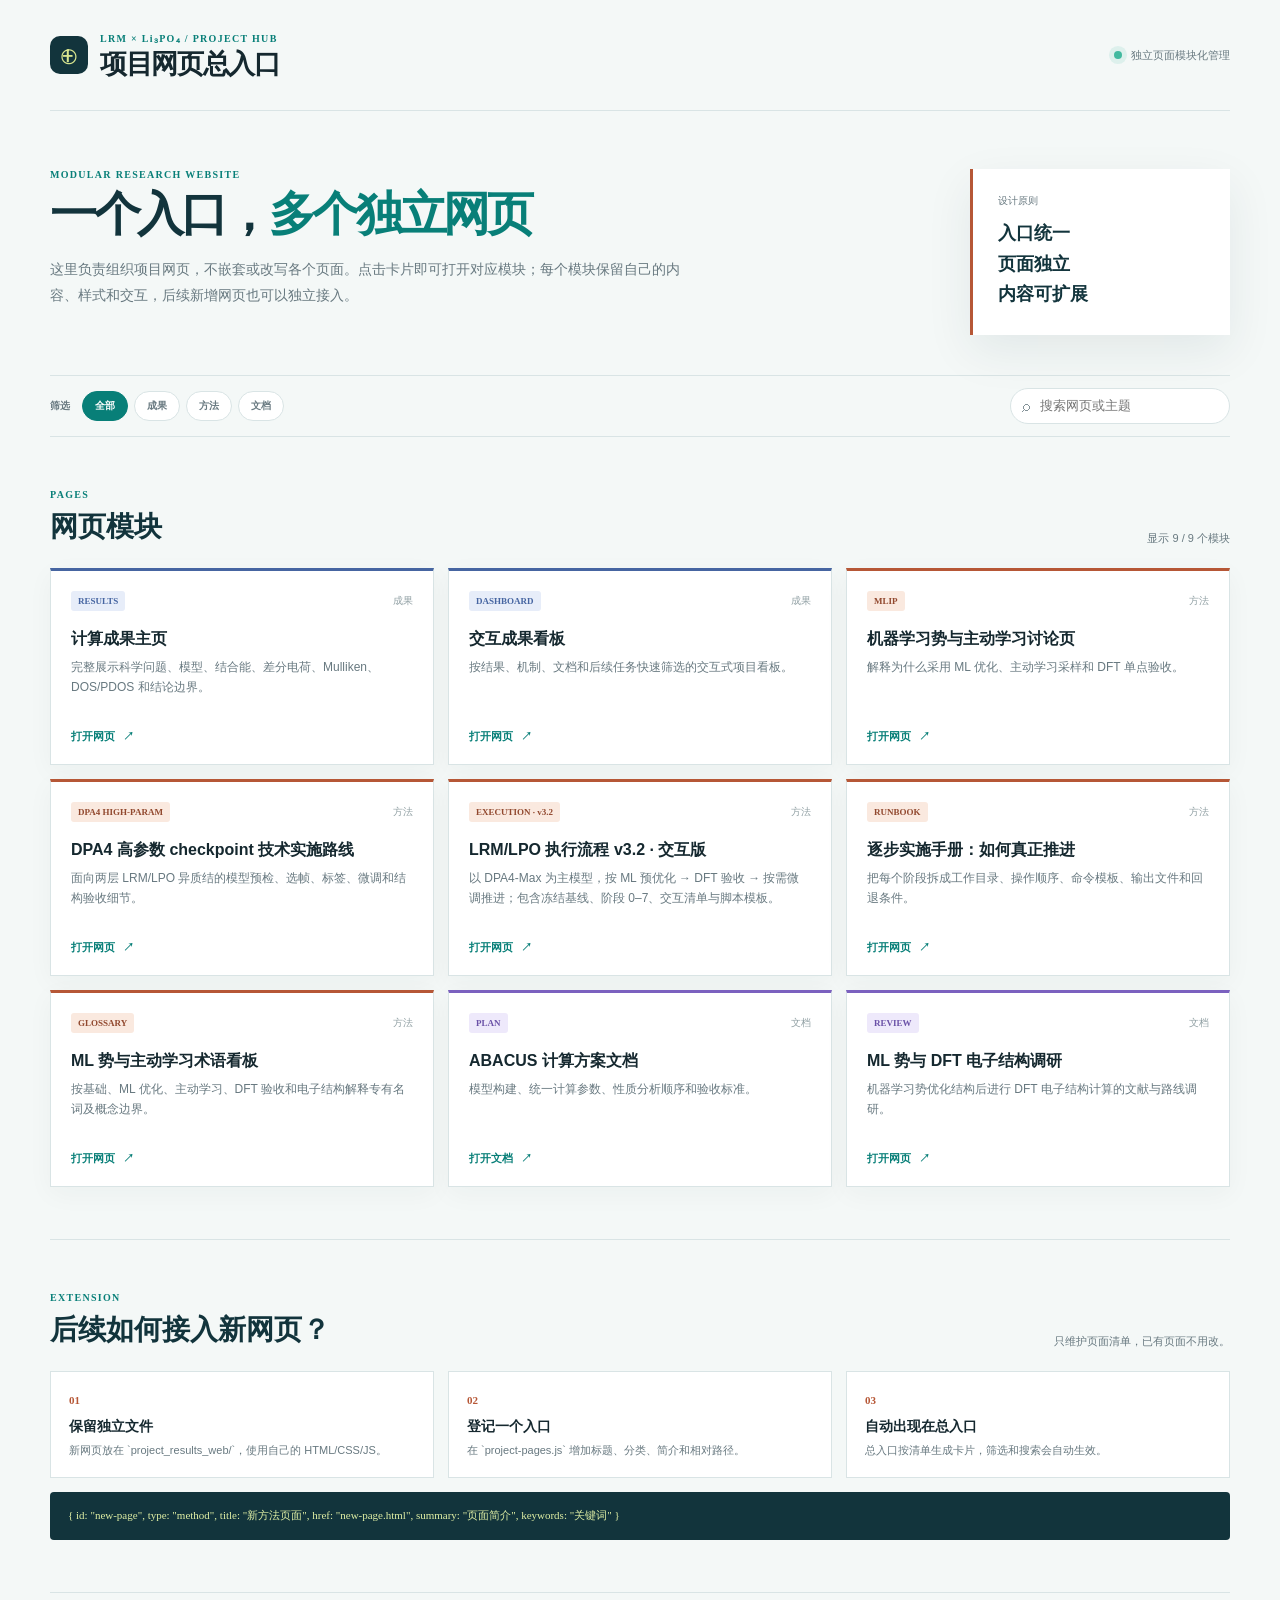
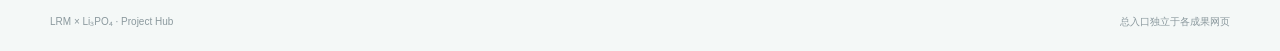
<file: index.html>
<!doctype html>
<html lang="zh-CN"><head><meta charset="utf-8"><meta name="viewport" content="width=device-width,initial-scale=1">
<title>LRM × Li₃PO₄ 项目总看板</title>
<meta http-equiv="refresh" content="0;url=project_results_web/project-hub.html">
<script>location.replace("project_results_web/project-hub.html" + location.search + location.hash);</script>
</head><body><a href="project_results_web/project-hub.html">打开项目总看板</a></body></html>
</file>
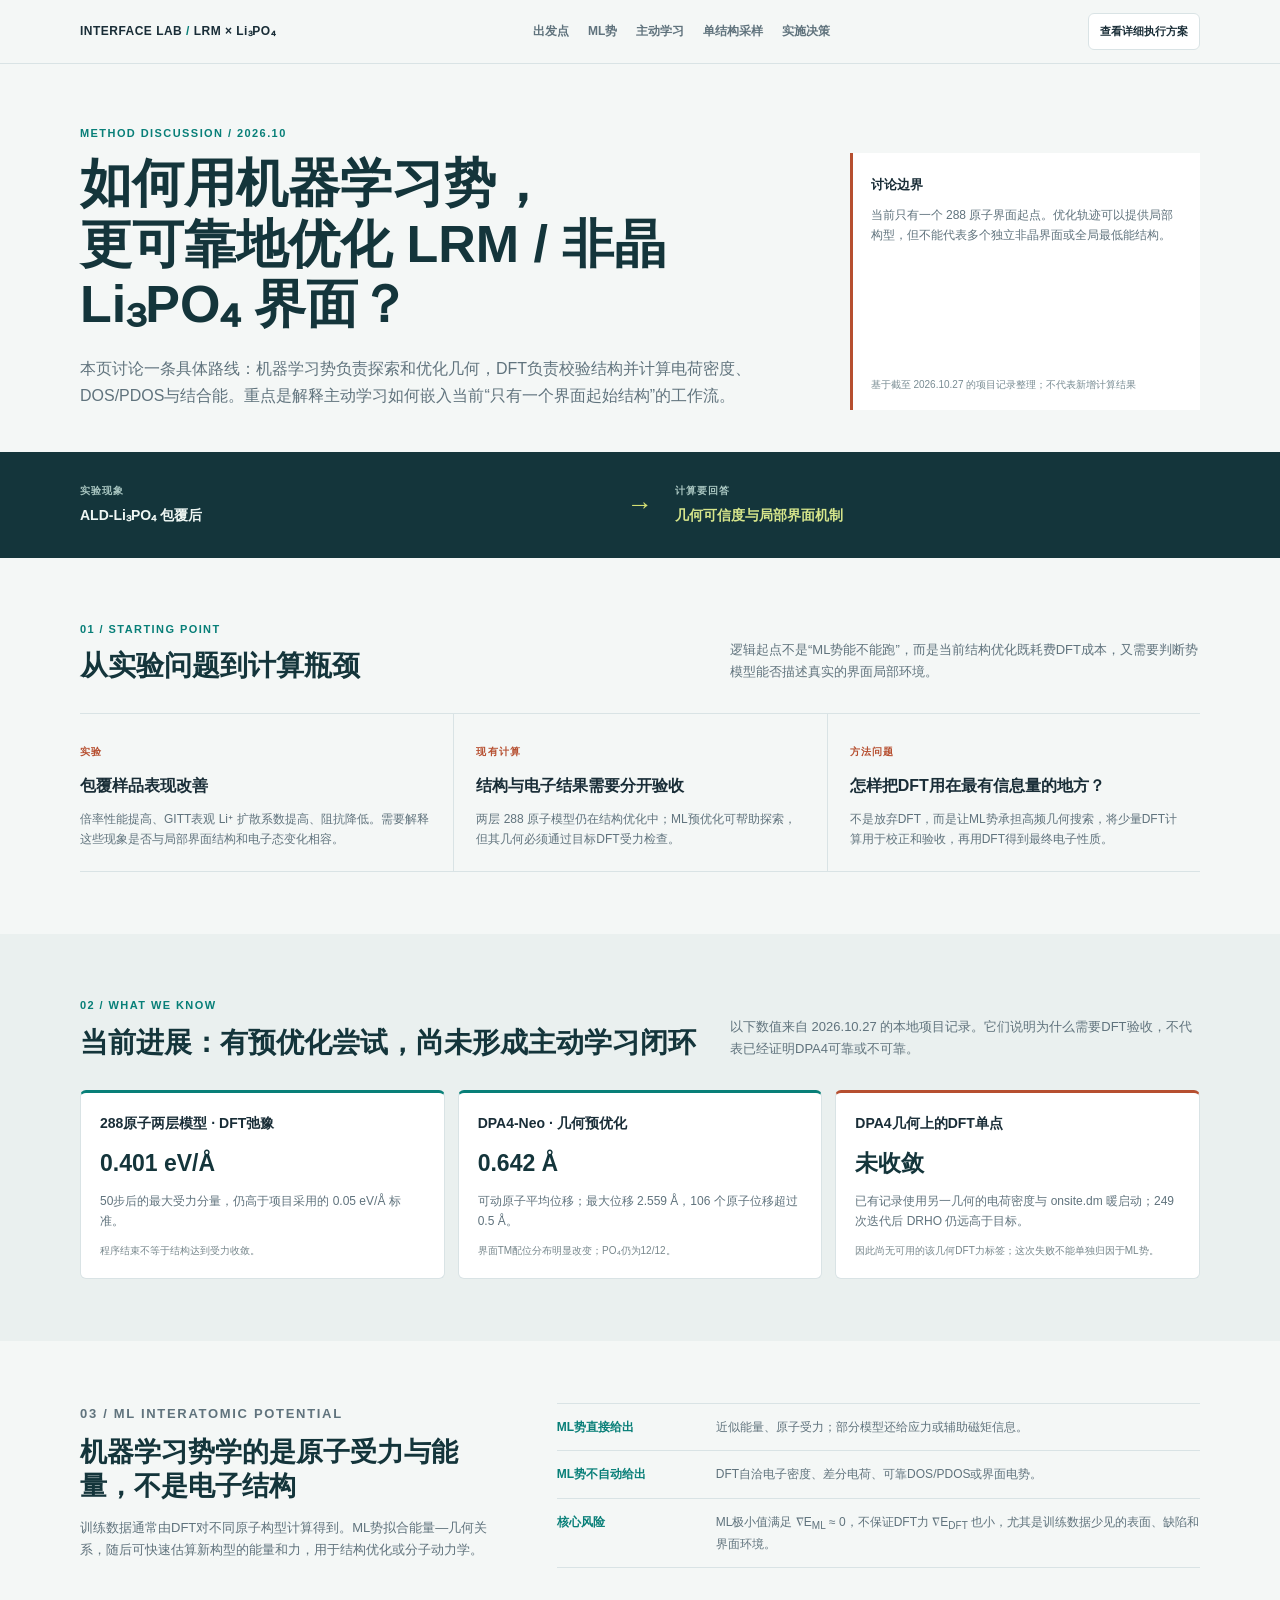
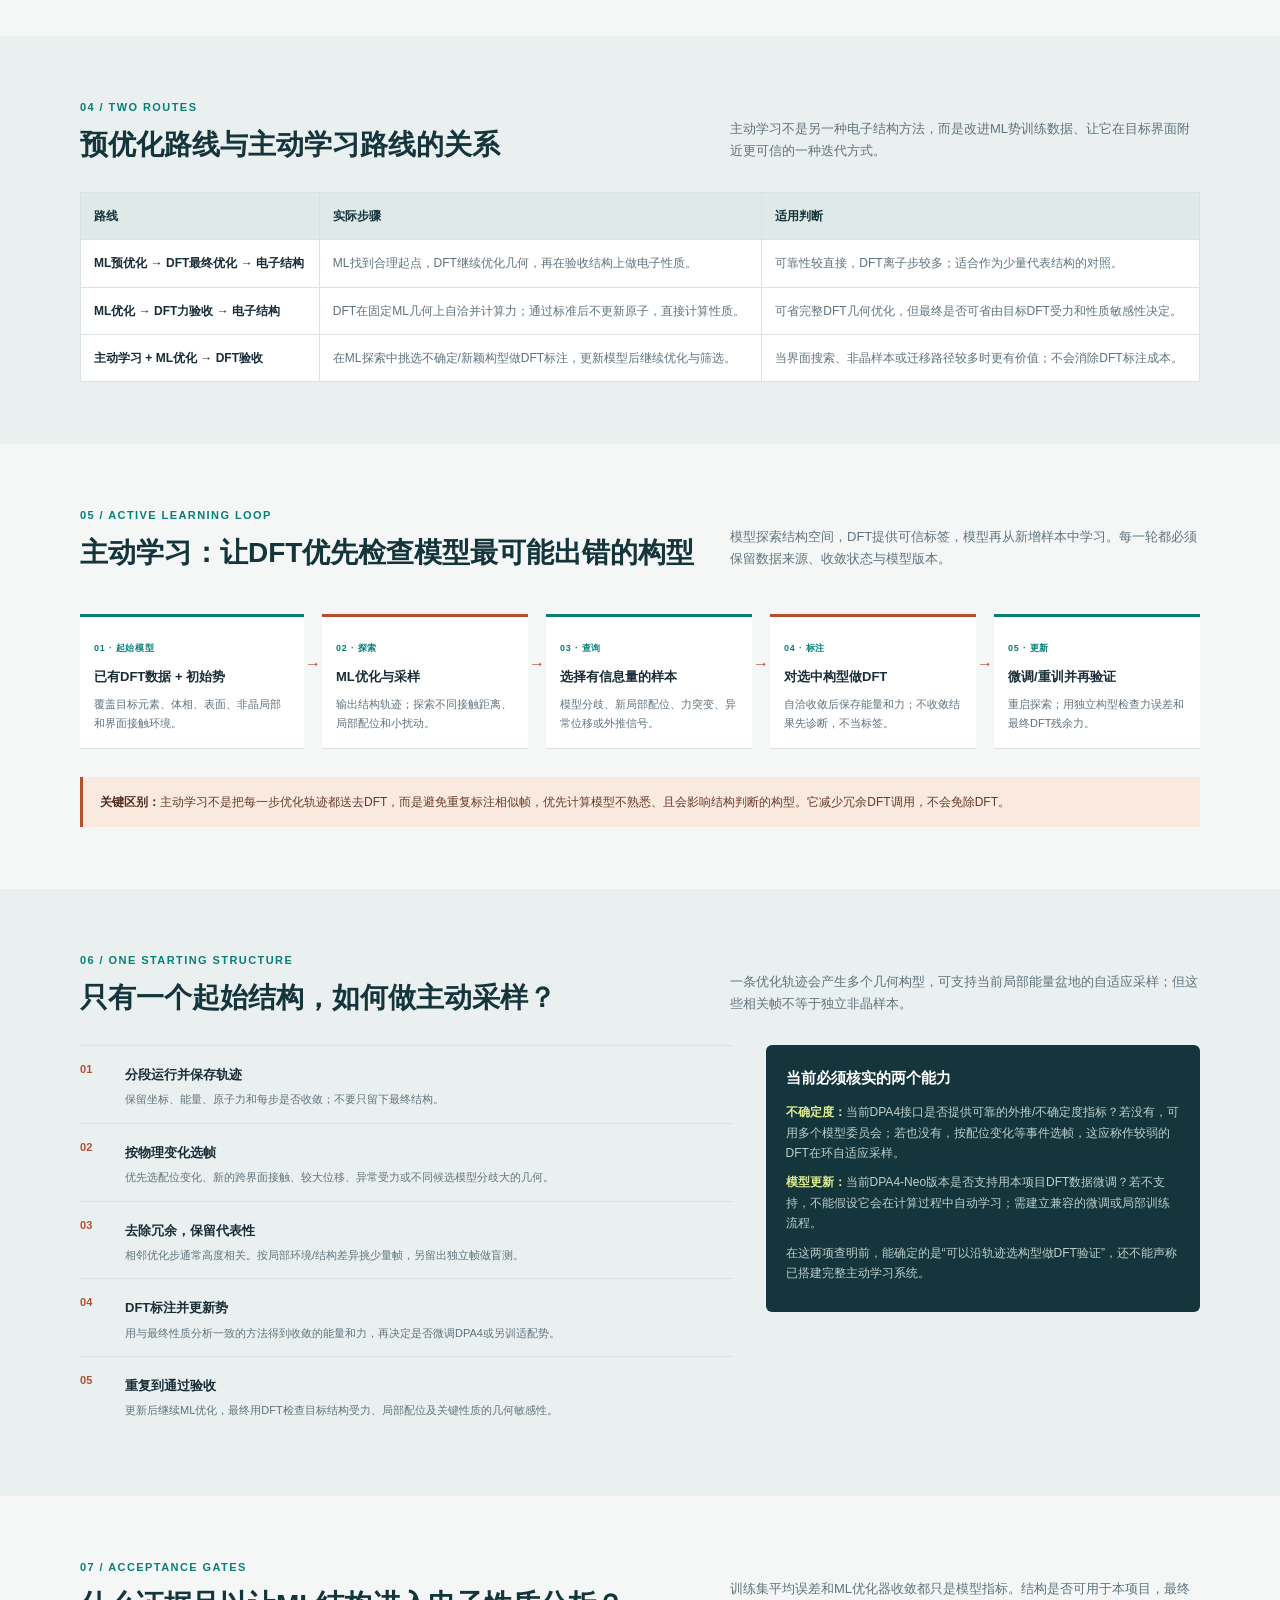
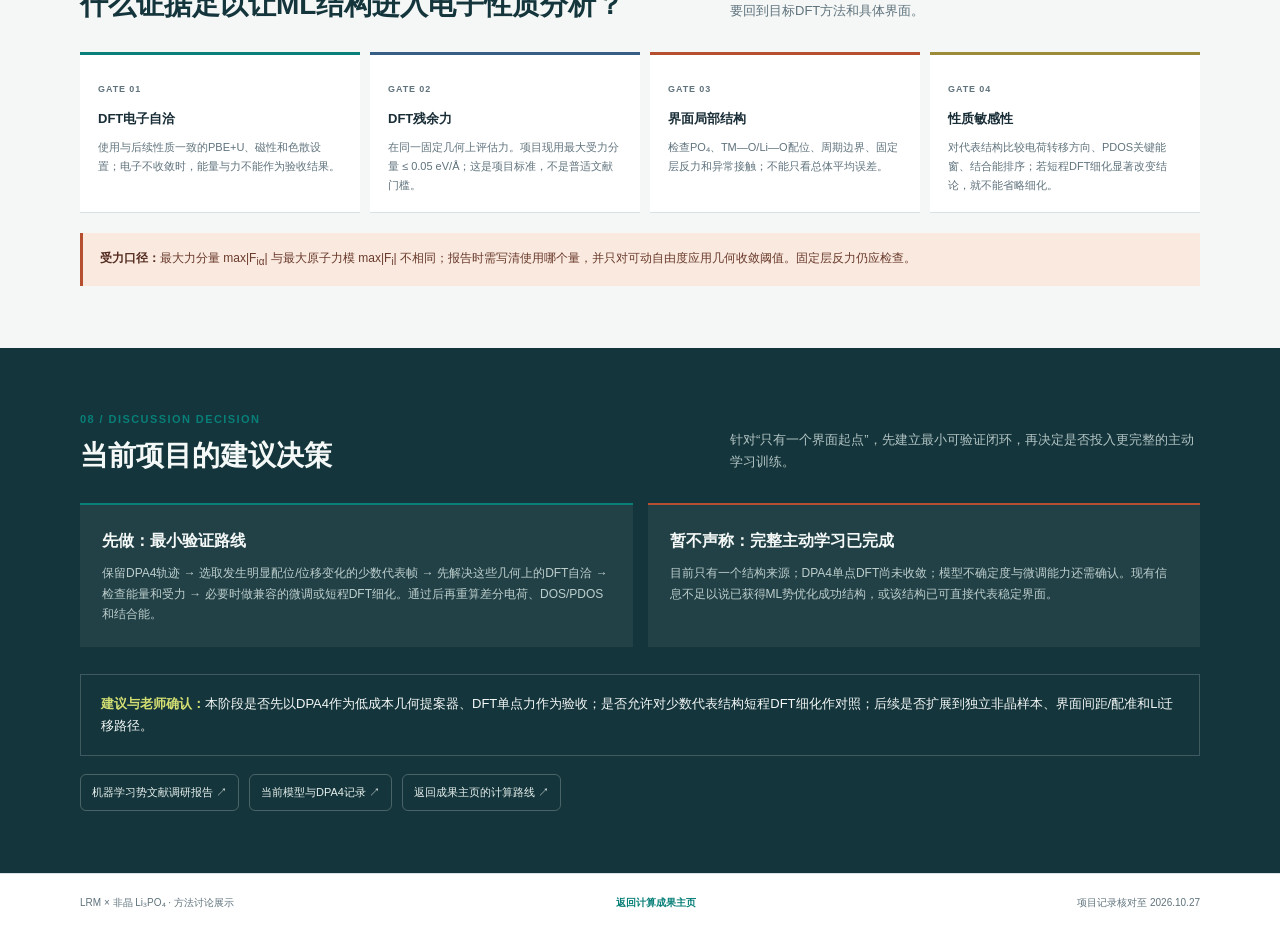
<file: project_results_web/mlip-active-learning.html>
<!doctype html>
<html lang="zh-CN">
<head>
  <meta charset="utf-8">
  <meta name="viewport" content="width=device-width, initial-scale=1">
  <meta name="description" content="LRM/非晶Li3PO4界面中机器学习势预优化、主动学习采样与DFT验收的讨论展示。">
  <title>机器学习势与主动学习 | LRM × Li₃PO₄</title>
  <style>
    :root{--ink:#192d37;--muted:#60737d;--line:#d9e3e5;--paper:#f4f7f6;--white:#fff;--teal:#087f78;--teal-soft:#dff2ee;--rust:#b64f30;--rust-soft:#fae9df;--blue:#375f86;--blue-soft:#e5eef5;--lime:#d4df73;--dark:#14353b;--radius:6px}
    *{box-sizing:border-box}html{scroll-behavior:smooth}body{margin:0;background:var(--paper);color:var(--ink);font-family:"Aptos","Segoe UI","Microsoft YaHei",sans-serif;line-height:1.7}a{color:inherit}button{font:inherit}.wrap{width:min(1120px,calc(100% - 44px));margin:0 auto}.topbar{position:sticky;top:0;z-index:10;display:flex;align-items:center;justify-content:space-between;gap:20px;padding:0 max(22px,calc((100vw - 1120px)/2));min-height:64px;background:rgba(244,247,246,.96);border-bottom:1px solid var(--line)}.brand{font-size:12px;font-weight:800;text-decoration:none;letter-spacing:.04em}.brand span{color:var(--teal)}.nav{display:flex;align-items:center;gap:19px;font-size:12px;font-weight:700}.nav a{text-decoration:none;color:var(--muted)}.nav a:hover{color:var(--teal)}.back{padding:8px 11px;border:1px solid var(--line);border-radius:var(--radius);background:white;text-decoration:none;font-size:11px;font-weight:700;white-space:nowrap}.hero{padding:60px 0 42px}.eyebrow{margin:0 0 10px;color:var(--teal);font-size:11px;font-weight:800;letter-spacing:.13em;text-transform:uppercase}.hero-grid{display:grid;grid-template-columns:minmax(0,1.35fr) minmax(240px,.65fr);gap:42px;align-items:end}.hero h1{max-width:760px;margin:0;color:var(--dark);font-size:clamp(32px,4.2vw,52px);line-height:1.17;font-weight:800}.hero-lead{max-width:760px;margin:20px 0 0;color:var(--muted);font-size:16px}.hero-stamp{align-self:stretch;display:flex;flex-direction:column;justify-content:space-between;padding:17px 18px;border-left:3px solid var(--rust);background:#fff}.hero-stamp b{font-size:13px}.hero-stamp p{margin:8px 0;color:var(--muted);font-size:12px}.hero-stamp small{color:#798c93;font-size:10px}.experiment{background:var(--dark);color:#eff7f4}.experiment-inner{display:grid;grid-template-columns:1fr auto 1fr;align-items:center;gap:22px;min-height:106px}.exp-label{display:block;color:#a8c5c0;font-size:10px;font-weight:800;letter-spacing:.1em}.experiment strong{display:block;margin-top:5px;font-size:14px}.exp-values{color:#d7e68b}.arrow{color:var(--lime);font-size:26px}.section{padding:62px 0}.section.alt{background:#eaf0ef}.section.dark{background:var(--dark);color:#f4f8f7}.section-head{display:flex;justify-content:space-between;align-items:end;gap:30px;margin-bottom:30px}.section-head h2{margin:0;font-size:28px;line-height:1.25;color:var(--dark)}.dark .section-head h2{color:#f4f8f7}.section-intro{max-width:470px;margin:0;color:var(--muted);font-size:13px}.dark .section-intro{color:#b3c4c4}.step-label{color:var(--rust);font-size:10px;font-weight:800;letter-spacing:.12em}.logic{display:grid;grid-template-columns:repeat(3,1fr);border-top:1px solid var(--line);border-bottom:1px solid var(--line)}.logic article{padding:22px 22px 22px 0}.logic article+article{padding-left:22px;border-left:1px solid var(--line)}.logic h3{margin:9px 0;font-size:16px}.logic p{margin:0;color:var(--muted);font-size:12px}.status-grid{display:grid;grid-template-columns:repeat(3,1fr);gap:13px}.status-card{padding:19px;border:1px solid var(--line);border-top:3px solid var(--teal);background:var(--white);border-radius:var(--radius)}.status-card.warn{border-top-color:var(--rust)}.status-card h3{margin:0 0 8px;font-size:14px}.status-card p{margin:0;color:var(--muted);font-size:12px}.status-card .metric{display:block;margin:5px 0 8px;color:var(--dark);font-size:23px;font-weight:800}.status-card small{display:block;margin-top:10px;color:#77878c;font-size:10px}.definition{display:grid;grid-template-columns:.8fr 1.2fr;gap:48px;align-items:start}.definition h2{margin:0 0 13px;color:var(--dark);font-size:27px;line-height:1.28}.definition>div>p{color:var(--muted);font-size:13px}.contrast{border-top:1px solid var(--line)}.contrast-row{display:grid;grid-template-columns:145px 1fr;gap:14px;padding:13px 0;border-bottom:1px solid var(--line);font-size:12px}.contrast-row b{color:var(--teal)}.contrast-row span{color:var(--muted)}.route-table{width:100%;border-collapse:collapse;background:#fff;font-size:12px}.route-table th,.route-table td{padding:13px;border:1px solid var(--line);text-align:left;vertical-align:top}.route-table th{background:#dfe9e7;color:var(--dark)}.route-table td:first-child{min-width:175px;font-weight:800}.route-table td{color:var(--muted)}.route-table strong{color:var(--ink)}.flow-wrap{overflow-x:auto;padding:14px 0 8px}.flow{display:grid;grid-template-columns:repeat(5,minmax(145px,1fr));min-width:810px;align-items:stretch}.flow-step{position:relative;padding:15px 14px;background:#fff;border-top:3px solid var(--teal);border-bottom:1px solid var(--line)}.flow-step:nth-child(2),.flow-step:nth-child(4){border-top-color:var(--rust)}.flow-step+.flow-step{margin-left:18px}.flow-step+.flow-step:before{content:"→";position:absolute;left:-18px;top:33px;width:18px;text-align:center;color:var(--rust);font-weight:900}.flow-step small{color:var(--teal);font-size:9px;font-weight:800;letter-spacing:.09em}.flow-step h3{margin:7px 0;font-size:13px}.flow-step p{margin:0;color:var(--muted);font-size:11px}.note{margin-top:20px;padding:15px 17px;border-left:3px solid var(--rust);background:var(--rust-soft);color:#693a2b;font-size:12px}.note strong{color:#542c20}.one-structure{display:grid;grid-template-columns:1.2fr .8fr;gap:34px;align-items:start}.sampling-list{margin:0;padding:0;list-style:none;counter-reset:item}.sampling-list li{counter-increment:item;display:grid;grid-template-columns:33px 1fr;gap:12px;padding:14px 0;border-top:1px solid var(--line)}.sampling-list li:before{content:"0" counter(item);color:var(--rust);font-size:11px;font-weight:900}.sampling-list b{font-size:13px}.sampling-list p{margin:3px 0 0;color:var(--muted);font-size:11px}.truth-panel{padding:20px;background:var(--dark);color:white;border-radius:var(--radius)}.truth-panel h3{margin:0 0 12px;font-size:15px}.truth-panel p{margin:9px 0;color:#bed0ce;font-size:12px}.truth-panel b{color:#e0ec94}.gate{display:grid;grid-template-columns:repeat(4,1fr);gap:0}.gate article{padding:18px;border-top:3px solid var(--teal);border-bottom:1px solid var(--line);background:white}.gate article+article{margin-left:10px}.gate article:nth-child(2){border-top-color:var(--blue)}.gate article:nth-child(3){border-top-color:var(--rust)}.gate article:nth-child(4){border-top-color:#9c8b39}.gate small{font-size:9px;color:var(--muted);font-weight:800;letter-spacing:.1em}.gate h3{margin:8px 0;font-size:13px}.gate p{margin:0;color:var(--muted);font-size:11px}.decision{display:grid;grid-template-columns:1fr 1fr;gap:15px}.decision article{padding:22px;background:rgba(255,255,255,.06);border-top:2px solid var(--teal)}.decision article:last-child{border-top-color:var(--rust)}.decision h3{margin:0 0 9px;font-size:16px}.decision p{margin:0;color:#bdcecc;font-size:12px}.discussion{margin-top:27px;padding:18px 20px;border:1px solid rgba(231,240,237,.2);font-size:13px}.discussion b{color:var(--lime)}.footer{padding:20px 0;border-top:1px solid var(--line);background:#fff;color:var(--muted);font-size:10px}.footer-inner{display:flex;justify-content:space-between;gap:20px}.footer a{color:var(--teal);font-weight:700;text-decoration:none}
    .sources{display:flex;flex-wrap:wrap;gap:10px;margin-top:18px}.sources a{display:inline-flex;align-items:center;gap:8px;padding:8px 11px;border:1px solid rgba(231,240,237,.25);border-radius:var(--radius);color:#e7f0ed;text-decoration:none;font-size:11px}.sources a:hover{border-color:var(--lime);color:var(--lime)}
    @media(max-width:820px){.nav{gap:11px;font-size:10px}.hero-grid,.definition,.one-structure{grid-template-columns:1fr}.hero-stamp{max-width:none}.section-head{display:block}.section-intro{margin-top:10px}.gate{grid-template-columns:1fr 1fr;gap:10px}.gate article+article{margin-left:0}.status-grid{grid-template-columns:1fr 1fr}}
    @media(max-width:580px){.wrap{width:calc(100% - 30px)}.topbar{padding:8px 15px;min-height:56px;flex-wrap:wrap}.brand{font-size:10px}.nav{order:3;width:100%;overflow-x:auto;justify-content:flex-start;padding:2px 0 5px}.nav a{white-space:nowrap}.back{font-size:10px}.hero{padding:38px 0 30px}.hero h1{font-size:34px}.hero-lead{font-size:14px}.experiment-inner{grid-template-columns:1fr auto 1fr;gap:9px;min-height:95px}.experiment strong{font-size:11px}.exp-label{font-size:8px}.arrow{font-size:19px}.section{padding:43px 0}.section-head h2,.definition h2{font-size:23px}.logic,.status-grid,.decision{grid-template-columns:1fr}.logic article{padding:16px 0}.logic article+article{padding-left:0;border-left:0;border-top:1px solid var(--line)}.contrast-row{grid-template-columns:115px 1fr}.route-table{min-width:720px}.route-scroll{overflow-x:auto}.gate{grid-template-columns:1fr 1fr}.gate article{padding:13px}.footer-inner{display:block}.footer-inner span{display:block;margin-top:5px}}
    @media print{.topbar{position:static}.back{display:none}.section{padding:32px 0}.section,.status-card,.truth-panel,.decision article{break-inside:avoid}.flow-wrap,.route-scroll{overflow:visible}}
  </style>
</head>
<body>
  <header class="topbar">
    <a class="brand" href="index.html">INTERFACE LAB <span>/</span> LRM × Li₃PO₄</a>
    <nav class="nav" aria-label="讨论页目录">
      <a href="#starting-point">出发点</a><a href="#mlip">ML势</a><a href="#active-learning">主动学习</a><a href="#single">单结构采样</a><a href="#decision">实施决策</a>
    </nav>
    <a class="back" href="mlip-execution-plan.html">查看详细执行方案</a>
  </header>

  <main>
    <section class="hero wrap">
      <p class="eyebrow">METHOD DISCUSSION / 2026.10</p>
      <div class="hero-grid">
        <div>
          <h1>如何用机器学习势，<br>更可靠地优化 LRM / 非晶 Li₃PO₄ 界面？</h1>
          <p class="hero-lead">本页讨论一条具体路线：机器学习势负责探索和优化几何，DFT负责校验结构并计算电荷密度、DOS/PDOS与结合能。重点是解释主动学习如何嵌入当前“只有一个界面起始结构”的工作流。</p>
        </div>
        <aside class="hero-stamp"><div><b>讨论边界</b><p>当前只有一个 288 原子界面起点。优化轨迹可以提供局部构型，但不能代表多个独立非晶界面或全局最低能结构。</p></div><small>基于截至 2026.10.27 的项目记录整理；不代表新增计算结果</small></aside>
      </div>
    </section>

    <section class="experiment">
      <div class="wrap experiment-inner">
        <div><span class="exp-label">实验现象</span><strong>ALD-Li₃PO₄ 包覆后</strong></div><div class="arrow" aria-hidden="true">→</div>
        <div><span class="exp-label">计算要回答</span><strong class="exp-values">几何可信度与局部界面机制</strong></div>
      </div>
    </section>

    <section class="section wrap" id="starting-point">
      <div class="section-head"><div><p class="eyebrow">01 / STARTING POINT</p><h2>从实验问题到计算瓶颈</h2></div><p class="section-intro">逻辑起点不是“ML势能不能跑”，而是当前结构优化既耗费DFT成本，又需要判断势模型能否描述真实的界面局部环境。</p></div>
      <div class="logic">
        <article><span class="step-label">实验</span><h3>包覆样品表现改善</h3><p>倍率性能提高、GITT表观 Li⁺ 扩散系数提高、阻抗降低。需要解释这些现象是否与局部界面结构和电子态变化相容。</p></article>
        <article><span class="step-label">现有计算</span><h3>结构与电子结果需要分开验收</h3><p>两层 288 原子模型仍在结构优化中；ML预优化可帮助探索，但其几何必须通过目标DFT受力检查。</p></article>
        <article><span class="step-label">方法问题</span><h3>怎样把DFT用在最有信息量的地方？</h3><p>不是放弃DFT，而是让ML势承担高频几何搜索，将少量DFT计算用于校正和验收，再用DFT得到最终电子性质。</p></article>
      </div>
    </section>

    <section class="section alt" id="project-status">
      <div class="wrap">
        <div class="section-head"><div><p class="eyebrow">02 / WHAT WE KNOW</p><h2>当前进展：有预优化尝试，尚未形成主动学习闭环</h2></div><p class="section-intro">以下数值来自 2026.10.27 的本地项目记录。它们说明为什么需要DFT验收，不代表已经证明DPA4可靠或不可靠。</p></div>
        <div class="status-grid">
          <article class="status-card"><h3>288原子两层模型 · DFT弛豫</h3><span class="metric">0.401 eV/Å</span><p>50步后的最大受力分量，仍高于项目采用的 0.05 eV/Å 标准。</p><small>程序结束不等于结构达到受力收敛。</small></article>
          <article class="status-card"><h3>DPA4-Neo · 几何预优化</h3><span class="metric">0.642 Å</span><p>可动原子平均位移；最大位移 2.559 Å，106 个原子位移超过 0.5 Å。</p><small>界面TM配位分布明显改变；PO₄仍为12/12。</small></article>
          <article class="status-card warn"><h3>DPA4几何上的DFT单点</h3><span class="metric">未收敛</span><p>已有记录使用另一几何的电荷密度与 onsite.dm 暖启动；249次迭代后 DRHO 仍远高于目标。</p><small>因此尚无可用的该几何DFT力标签；这次失败不能单独归因于ML势。</small></article>
        </div>
      </div>
    </section>

    <section class="section wrap" id="mlip">
      <div class="definition">
        <div><p class="eyebrow">03 / ML INTERATOMIC POTENTIAL</p><h2>机器学习势学的是原子受力与能量，不是电子结构</h2><p>训练数据通常由DFT对不同原子构型计算得到。ML势拟合能量—几何关系，随后可快速估算新构型的能量和力，用于结构优化或分子动力学。</p></div>
        <div class="contrast">
          <div class="contrast-row"><b>ML势直接给出</b><span>近似能量、原子受力；部分模型还给应力或辅助磁矩信息。</span></div>
          <div class="contrast-row"><b>ML势不自动给出</b><span>DFT自洽电子密度、差分电荷、可靠DOS/PDOS或界面电势。</span></div>
          <div class="contrast-row"><b>核心风险</b><span>ML极小值满足 ∇E<sub>ML</sub> ≈ 0，不保证DFT力 ∇E<sub>DFT</sub> 也小，尤其是训练数据少见的表面、缺陷和界面环境。</span></div>
        </div>
      </div>
    </section>

    <section class="section alt">
      <div class="wrap">
        <div class="section-head"><div><p class="eyebrow">04 / TWO ROUTES</p><h2>预优化路线与主动学习路线的关系</h2></div><p class="section-intro">主动学习不是另一种电子结构方法，而是改进ML势训练数据、让它在目标界面附近更可信的一种迭代方式。</p></div>
        <div class="route-scroll"><table class="route-table"><thead><tr><th>路线</th><th>实际步骤</th><th>适用判断</th></tr></thead><tbody>
          <tr><td><strong>ML预优化 → DFT最终优化 → 电子结构</strong></td><td>ML找到合理起点，DFT继续优化几何，再在验收结构上做电子性质。</td><td>可靠性较直接，DFT离子步较多；适合作为少量代表结构的对照。</td></tr>
          <tr><td><strong>ML优化 → DFT力验收 → 电子结构</strong></td><td>DFT在固定ML几何上自洽并计算力；通过标准后不更新原子，直接计算性质。</td><td>可省完整DFT几何优化，但最终是否可省由目标DFT受力和性质敏感性决定。</td></tr>
          <tr><td><strong>主动学习 + ML优化 → DFT验收</strong></td><td>在ML探索中挑选不确定/新颖构型做DFT标注，更新模型后继续优化与筛选。</td><td>当界面搜索、非晶样本或迁移路径较多时更有价值；不会消除DFT标注成本。</td></tr>
        </tbody></table></div>
      </div>
    </section>

    <section class="section wrap" id="active-learning">
      <div class="section-head"><div><p class="eyebrow">05 / ACTIVE LEARNING LOOP</p><h2>主动学习：让DFT优先检查模型最可能出错的构型</h2></div><p class="section-intro">模型探索结构空间，DFT提供可信标签，模型再从新增样本中学习。每一轮都必须保留数据来源、收敛状态与模型版本。</p></div>
      <div class="flow-wrap"><div class="flow">
        <article class="flow-step"><small>01 · 起始模型</small><h3>已有DFT数据 + 初始势</h3><p>覆盖目标元素、体相、表面、非晶局部和界面接触环境。</p></article>
        <article class="flow-step"><small>02 · 探索</small><h3>ML优化与采样</h3><p>输出结构轨迹；探索不同接触距离、局部配位和小扰动。</p></article>
        <article class="flow-step"><small>03 · 查询</small><h3>选择有信息量的样本</h3><p>模型分歧、新局部配位、力突变、异常位移或外推信号。</p></article>
        <article class="flow-step"><small>04 · 标注</small><h3>对选中构型做DFT</h3><p>自洽收敛后保存能量和力；不收敛结果先诊断，不当标签。</p></article>
        <article class="flow-step"><small>05 · 更新</small><h3>微调/重训并再验证</h3><p>重启探索；用独立构型检查力误差和最终DFT残余力。</p></article>
      </div></div>
      <div class="note"><strong>关键区别：</strong>主动学习不是把每一步优化轨迹都送去DFT，而是避免重复标注相似帧，优先计算模型不熟悉、且会影响结构判断的构型。它减少冗余DFT调用，不会免除DFT。</div>
    </section>

    <section class="section alt" id="single">
      <div class="wrap">
        <div class="section-head"><div><p class="eyebrow">06 / ONE STARTING STRUCTURE</p><h2>只有一个起始结构，如何做主动采样？</h2></div><p class="section-intro">一条优化轨迹会产生多个几何构型，可支持当前局部能量盆地的自适应采样；但这些相关帧不等于独立非晶样本。</p></div>
        <div class="one-structure">
          <ol class="sampling-list">
            <li><div><b>分段运行并保存轨迹</b><p>保留坐标、能量、原子力和每步是否收敛；不要只留下最终结构。</p></div></li>
            <li><div><b>按物理变化选帧</b><p>优先选配位变化、新的跨界面接触、较大位移、异常受力或不同候选模型分歧大的几何。</p></div></li>
            <li><div><b>去除冗余，保留代表性</b><p>相邻优化步通常高度相关。按局部环境/结构差异挑少量帧，另留出独立帧做盲测。</p></div></li>
            <li><div><b>DFT标注并更新势</b><p>用与最终性质分析一致的方法得到收敛的能量和力，再决定是否微调DPA4或另训适配势。</p></div></li>
            <li><div><b>重复到通过验收</b><p>更新后继续ML优化，最终用DFT检查目标结构受力、局部配位及关键性质的几何敏感性。</p></div></li>
          </ol>
          <aside class="truth-panel"><h3>当前必须核实的两个能力</h3><p><b>不确定度：</b>当前DPA4接口是否提供可靠的外推/不确定度指标？若没有，可用多个模型委员会；若也没有，按配位变化等事件选帧，这应称作较弱的DFT在环自适应采样。</p><p><b>模型更新：</b>当前DPA4-Neo版本是否支持用本项目DFT数据微调？若不支持，不能假设它会在计算过程中自动学习；需建立兼容的微调或局部训练流程。</p><p>在这两项查明前，能确定的是“可以沿轨迹选构型做DFT验证”，还不能声称已搭建完整主动学习系统。</p></aside>
        </div>
      </div>
    </section>

    <section class="section wrap" id="verification">
      <div class="section-head"><div><p class="eyebrow">07 / ACCEPTANCE GATES</p><h2>什么证据足以让ML结构进入电子性质分析？</h2></div><p class="section-intro">训练集平均误差和ML优化器收敛都只是模型指标。结构是否可用于本项目，最终要回到目标DFT方法和具体界面。</p></div>
      <div class="gate">
        <article><small>GATE 01</small><h3>DFT电子自洽</h3><p>使用与后续性质一致的PBE+U、磁性和色散设置；电子不收敛时，能量与力不能作为验收结果。</p></article>
        <article><small>GATE 02</small><h3>DFT残余力</h3><p>在同一固定几何上评估力。项目现用最大受力分量 ≤ 0.05 eV/Å；这是项目标准，不是普适文献门槛。</p></article>
        <article><small>GATE 03</small><h3>界面局部结构</h3><p>检查PO₄、TM—O/Li—O配位、周期边界、固定层反力和异常接触；不能只看总体平均误差。</p></article>
        <article><small>GATE 04</small><h3>性质敏感性</h3><p>对代表结构比较电荷转移方向、PDOS关键能窗、结合能排序；若短程DFT细化显著改变结论，就不能省略细化。</p></article>
      </div>
      <div class="note"><strong>受力口径：</strong>最大力分量 max|F<sub>iα</sub>| 与最大原子力模 max|F<sub>i</sub>| 不相同；报告时需写清使用哪个量，并只对可动自由度应用几何收敛阈值。固定层反力仍应检查。</div>
    </section>

    <section class="section dark" id="decision">
      <div class="wrap">
        <div class="section-head"><div><p class="eyebrow">08 / DISCUSSION DECISION</p><h2>当前项目的建议决策</h2></div><p class="section-intro">针对“只有一个界面起点”，先建立最小可验证闭环，再决定是否投入更完整的主动学习训练。</p></div>
        <div class="decision">
          <article><h3>先做：最小验证路线</h3><p>保留DPA4轨迹 → 选取发生明显配位/位移变化的少数代表帧 → 先解决这些几何上的DFT自洽 → 检查能量和受力 → 必要时做兼容的微调或短程DFT细化。通过后再重算差分电荷、DOS/PDOS和结合能。</p></article>
          <article><h3>暂不声称：完整主动学习已完成</h3><p>目前只有一个结构来源；DPA4单点DFT尚未收敛；模型不确定度与微调能力还需确认。现有信息不足以说已获得ML势优化成功结构，或该结构已可直接代表稳定界面。</p></article>
        </div>
        <div class="discussion"><b>建议与老师确认：</b>本阶段是否先以DPA4作为低成本几何提案器、DFT单点力作为验收；是否允许对少数代表结构短程DFT细化作对照；后续是否扩展到独立非晶样本、界面间距/配准和Li迁移路径。</div>
        <div class="sources" aria-label="相关记录">
          <a href="../ML%E5%8A%BF%E4%BC%98%E5%8C%96%E4%B8%8EDFT%E7%94%B5%E5%AD%90%E7%BB%93%E6%9E%84%E8%B0%83%E7%A0%94_20261027/%E8%B0%83%E7%A0%94%E6%8A%A5%E5%91%8A.html">机器学习势文献调研报告 ↗</a>
          <a href="%E6%A8%A1%E5%9E%8B%E8%BF%AD%E4%BB%A3%E4%B8%8E50%E6%AD%A5%E5%BC%9B%E8%B1%AB%E5%AE%A1%E8%AE%A1_20261027.md">当前模型与DPA4记录 ↗</a>
          <a href="index.html#roadmap">返回成果主页的计算路线 ↗</a>
        </div>
      </div>
    </section>
  </main>

  <footer class="footer"><div class="wrap footer-inner"><span>LRM × 非晶 Li₃PO₄ · 方法讨论展示</span><a href="index.html">返回计算成果主页</a><span>项目记录核对至 2026.10.27</span></div></footer>
</body>
</html>
</file>
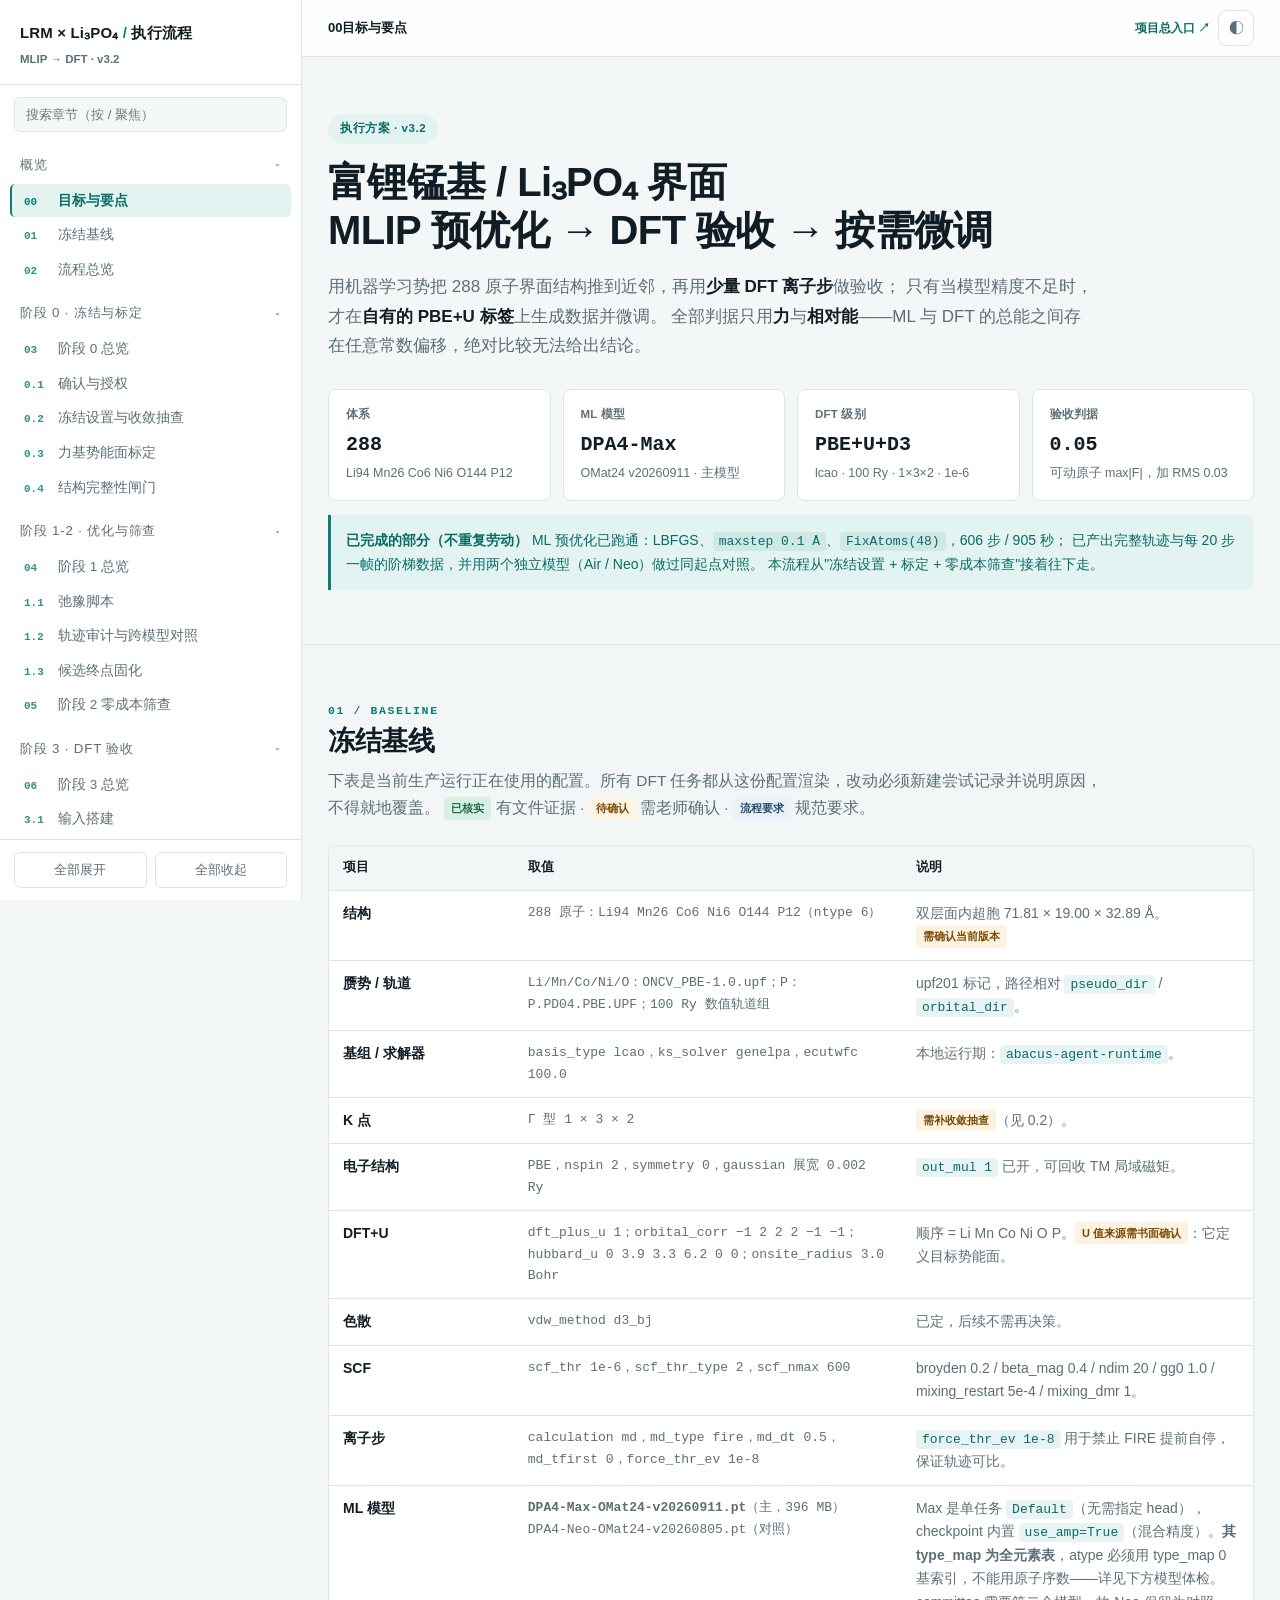
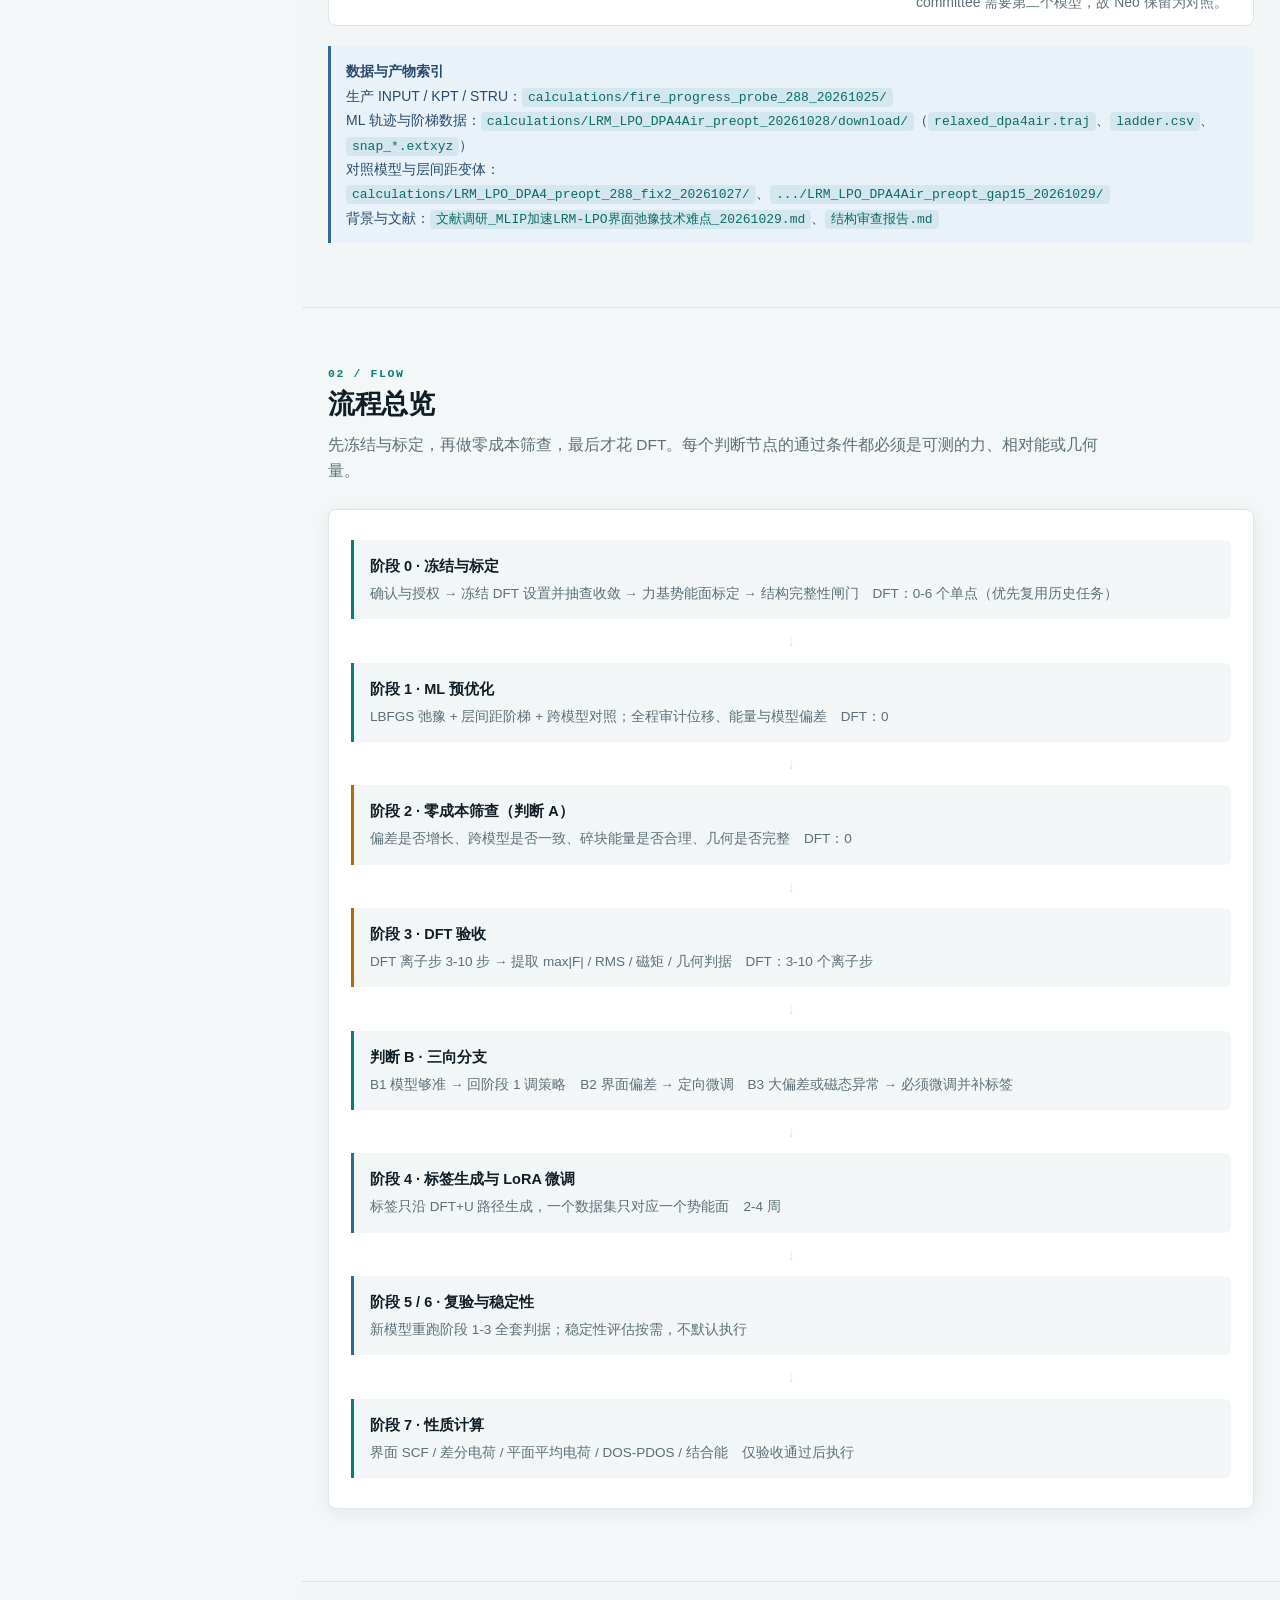
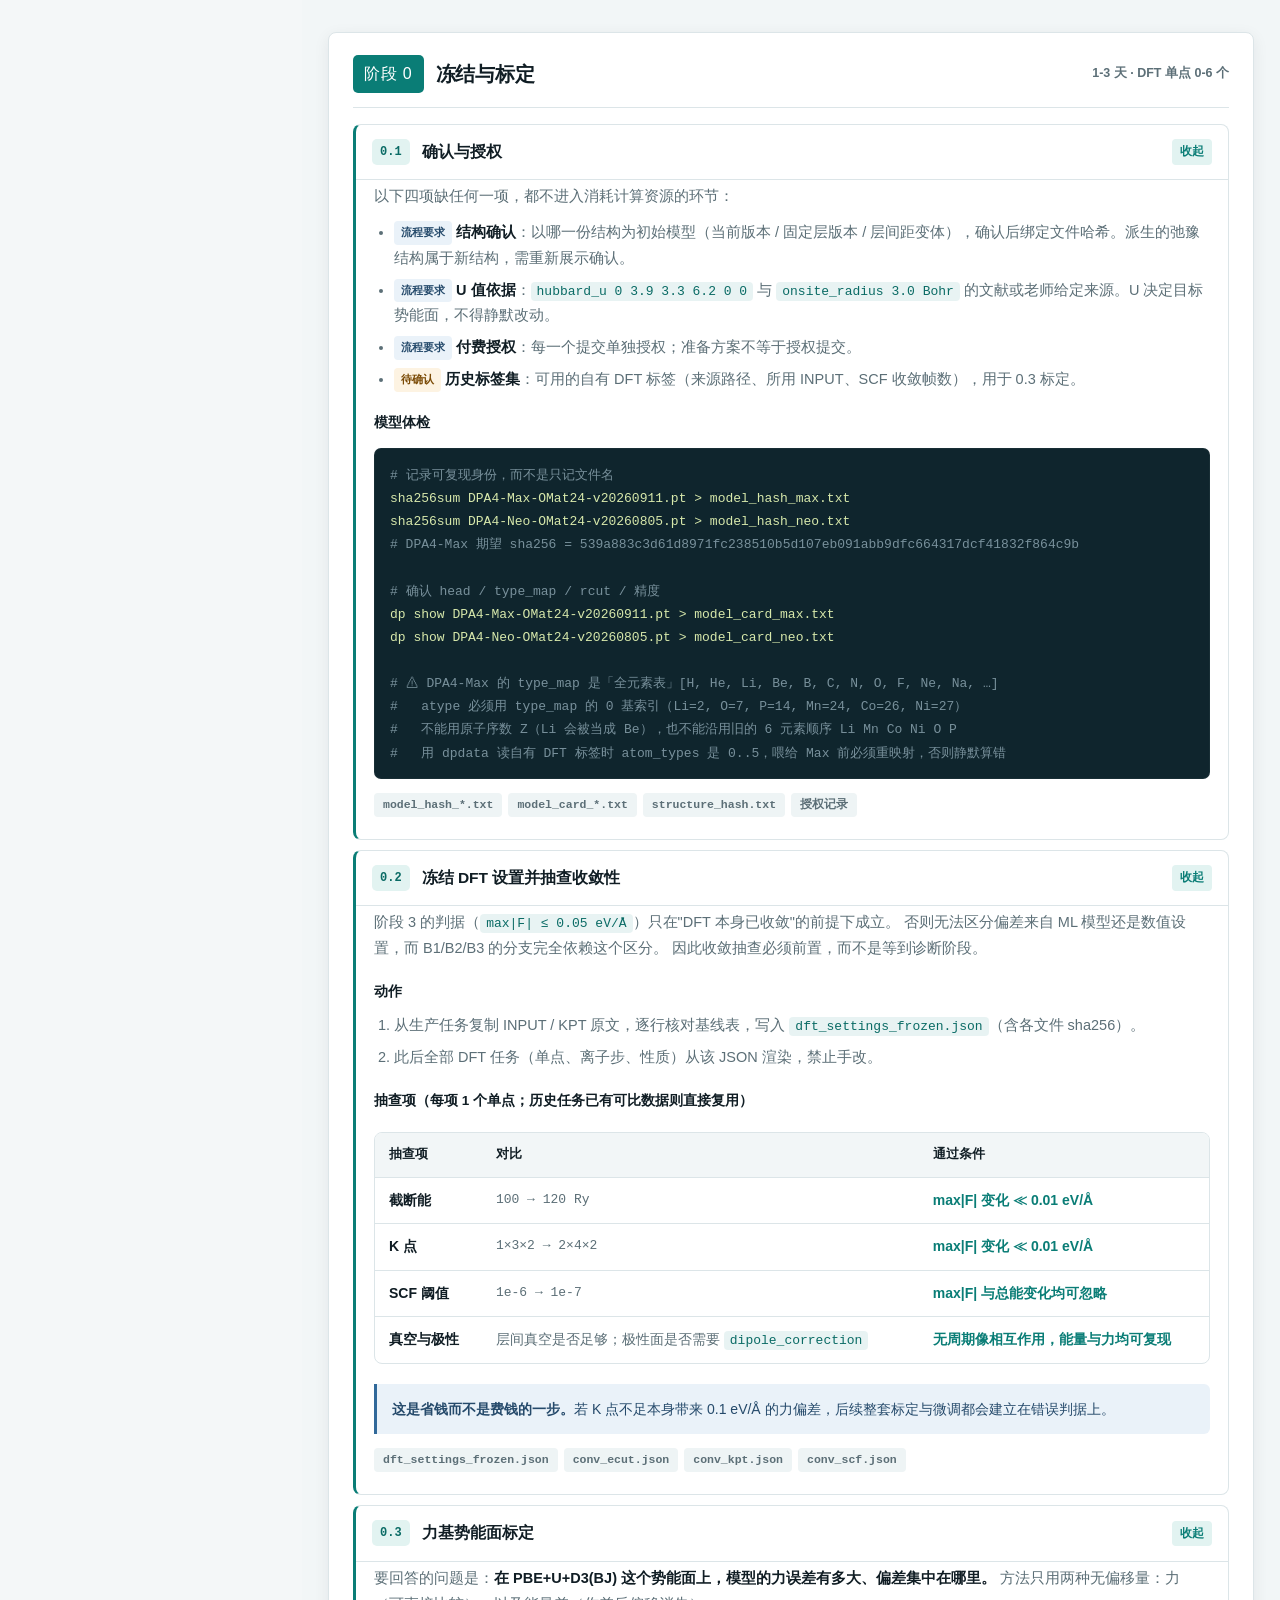
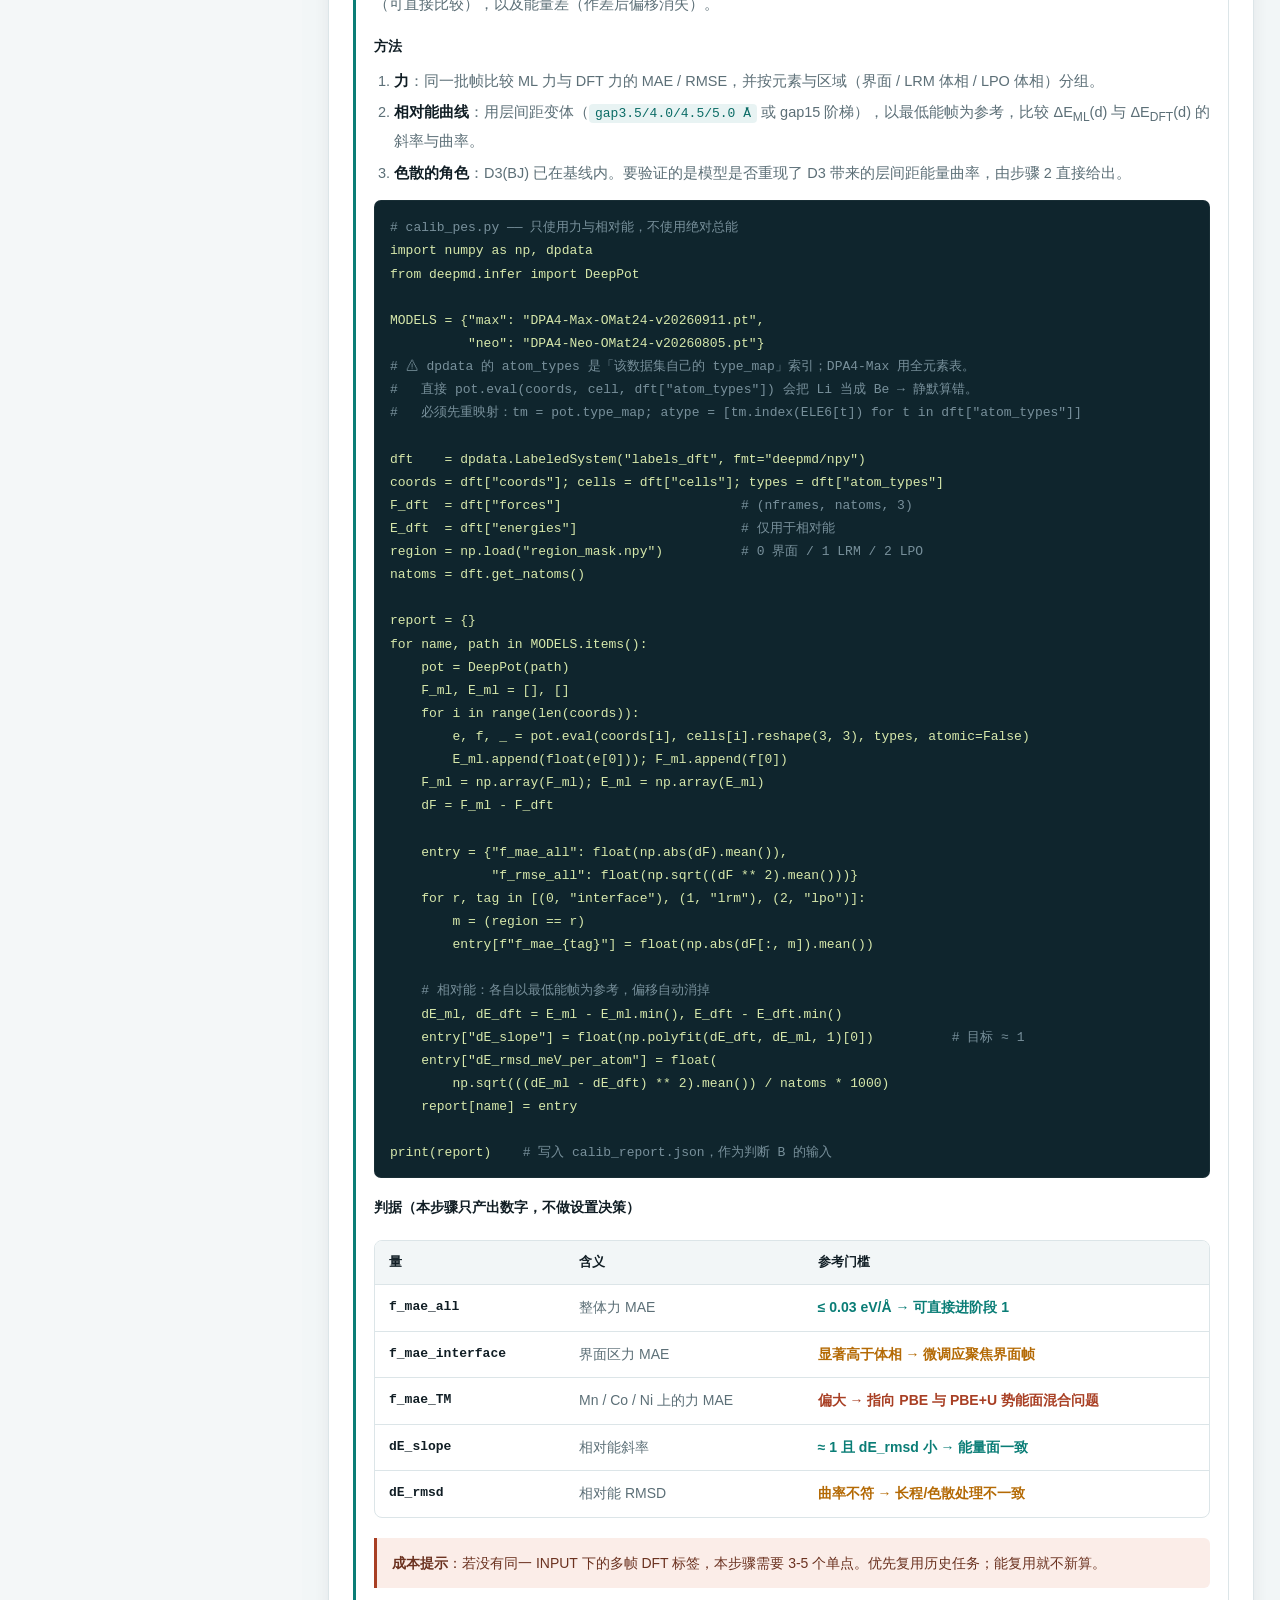
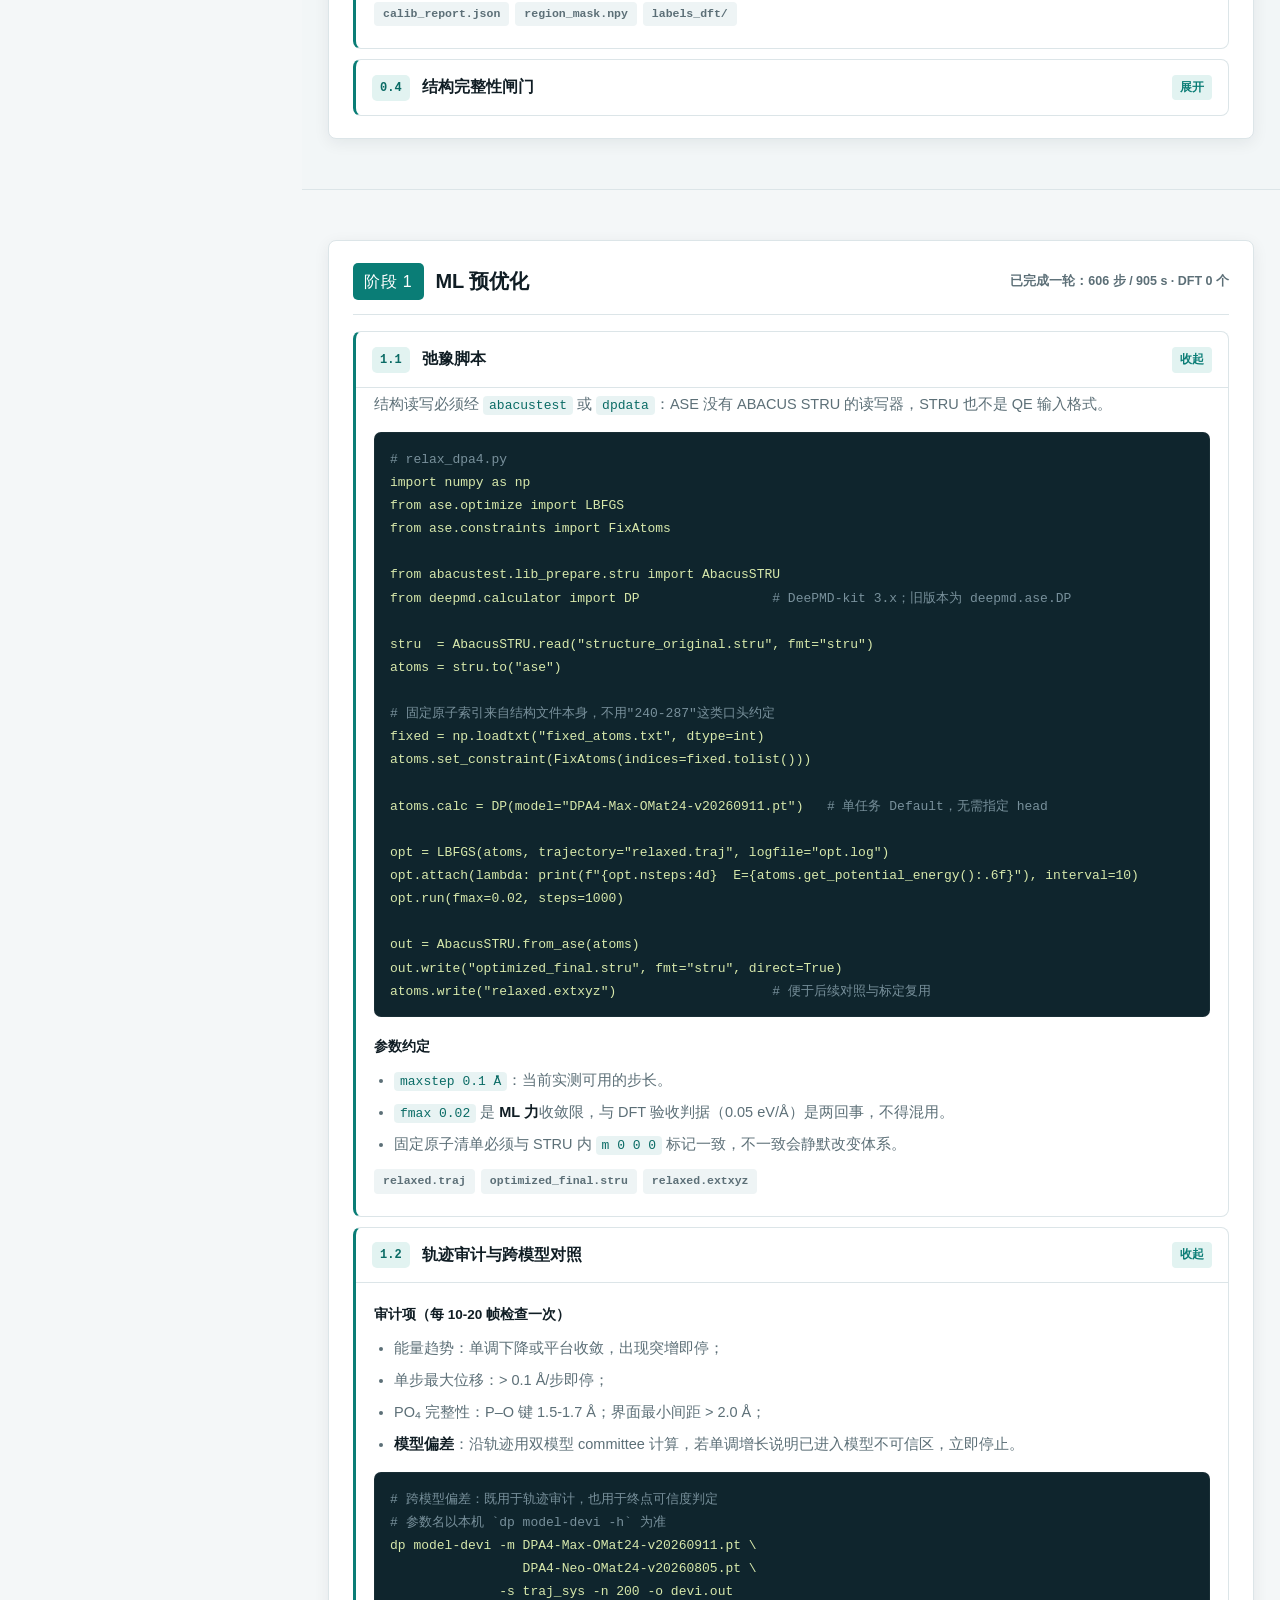
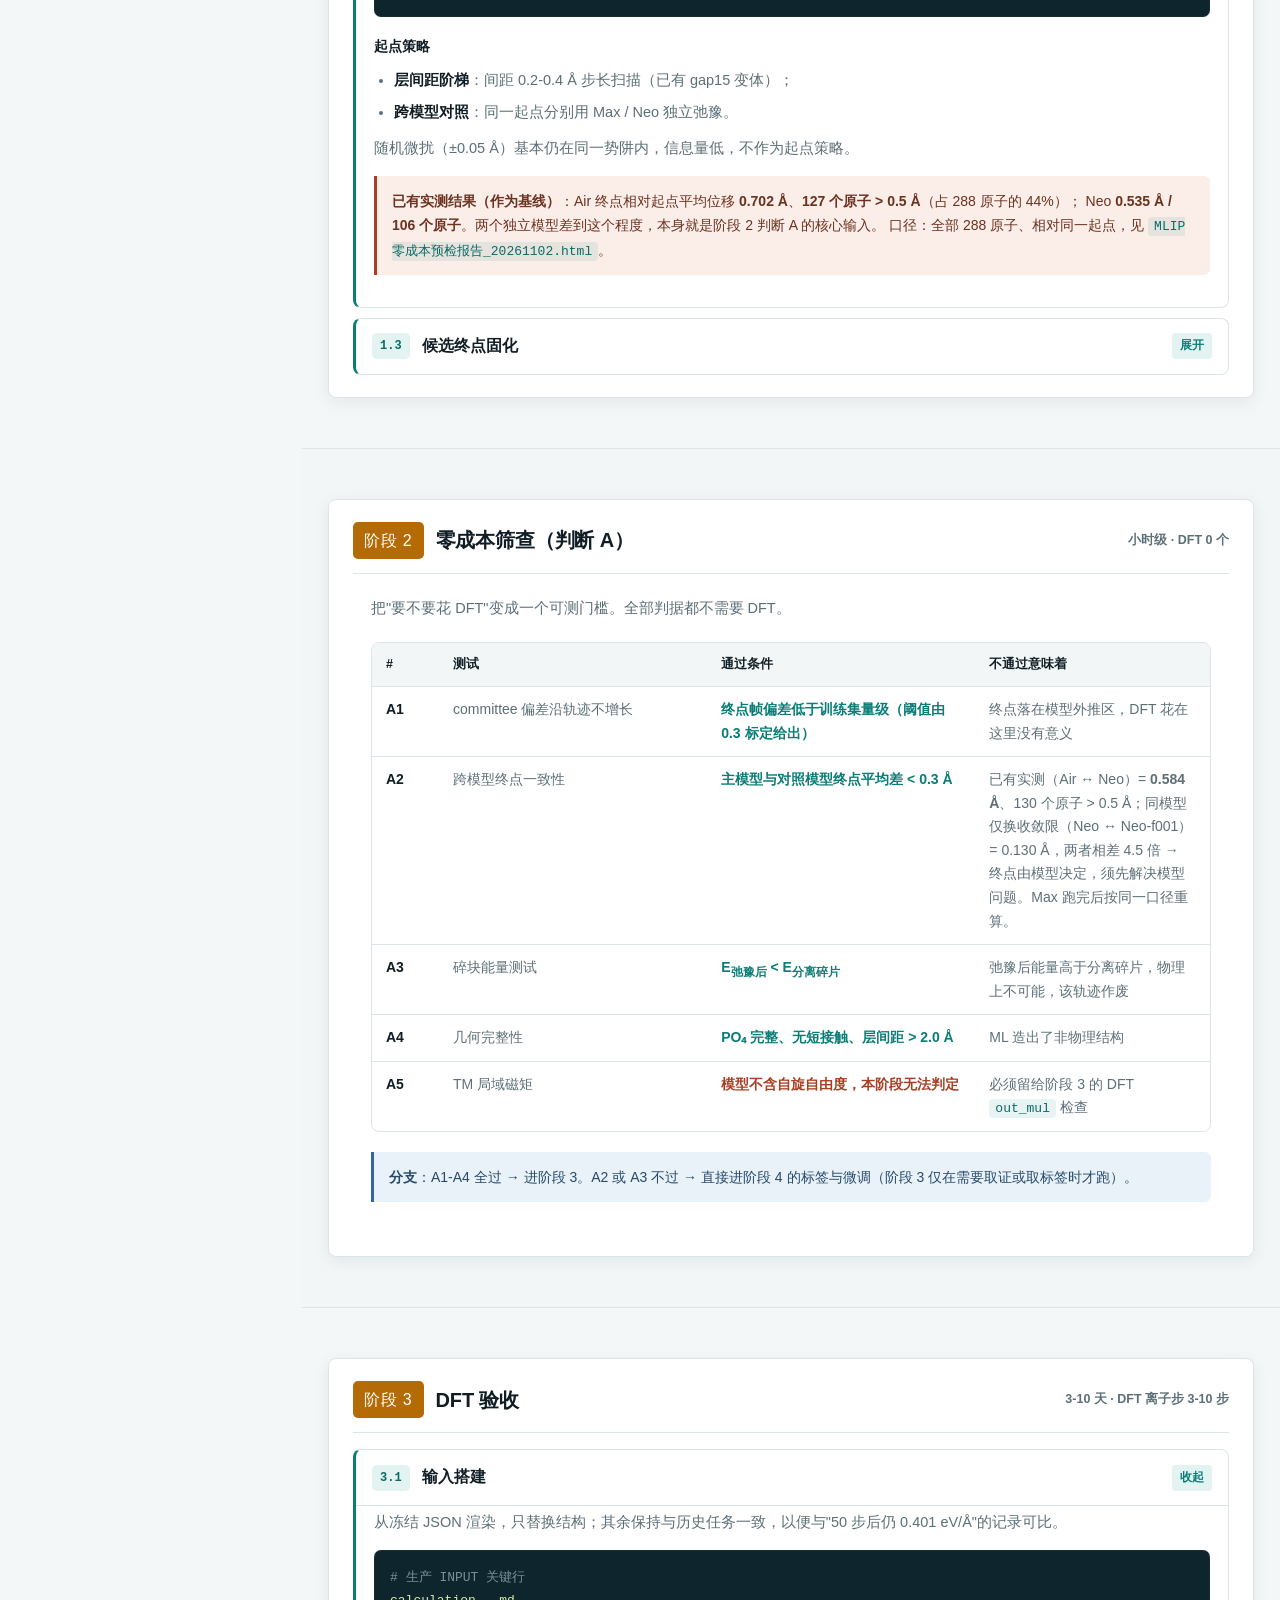
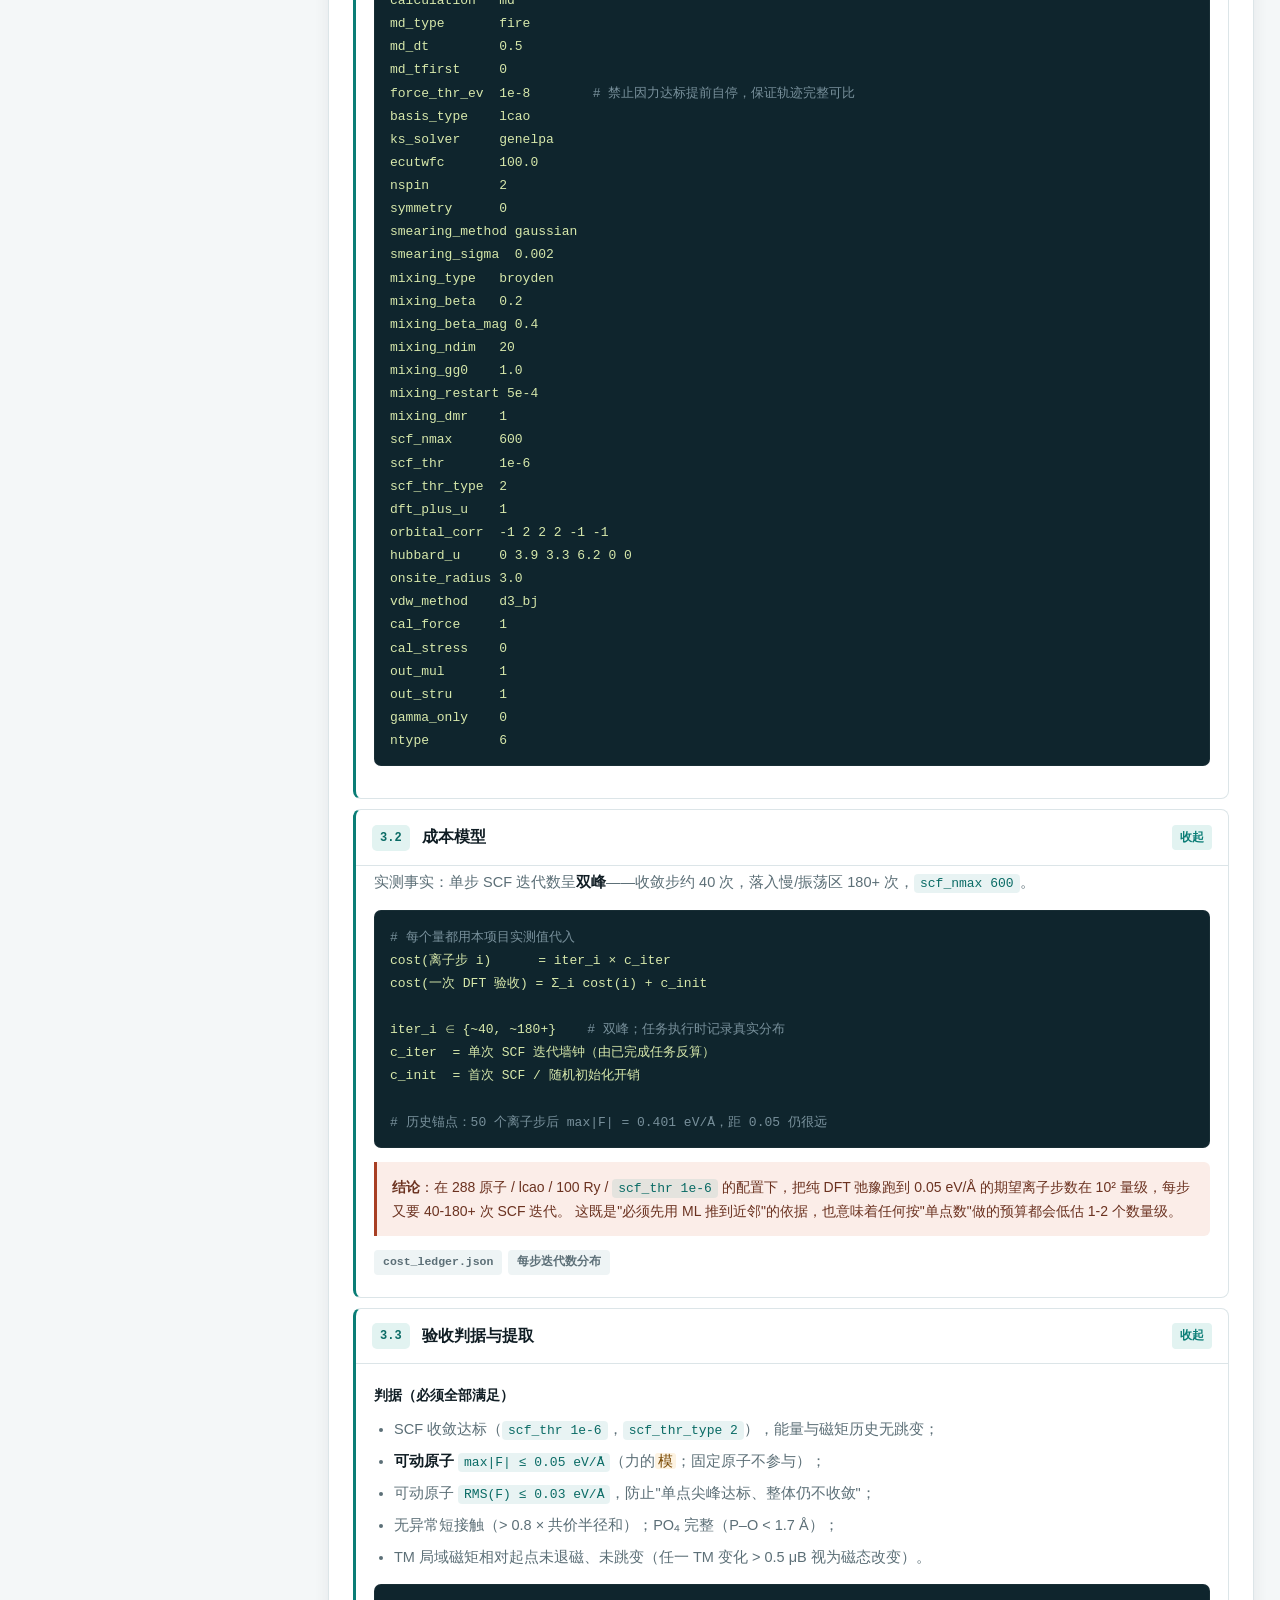
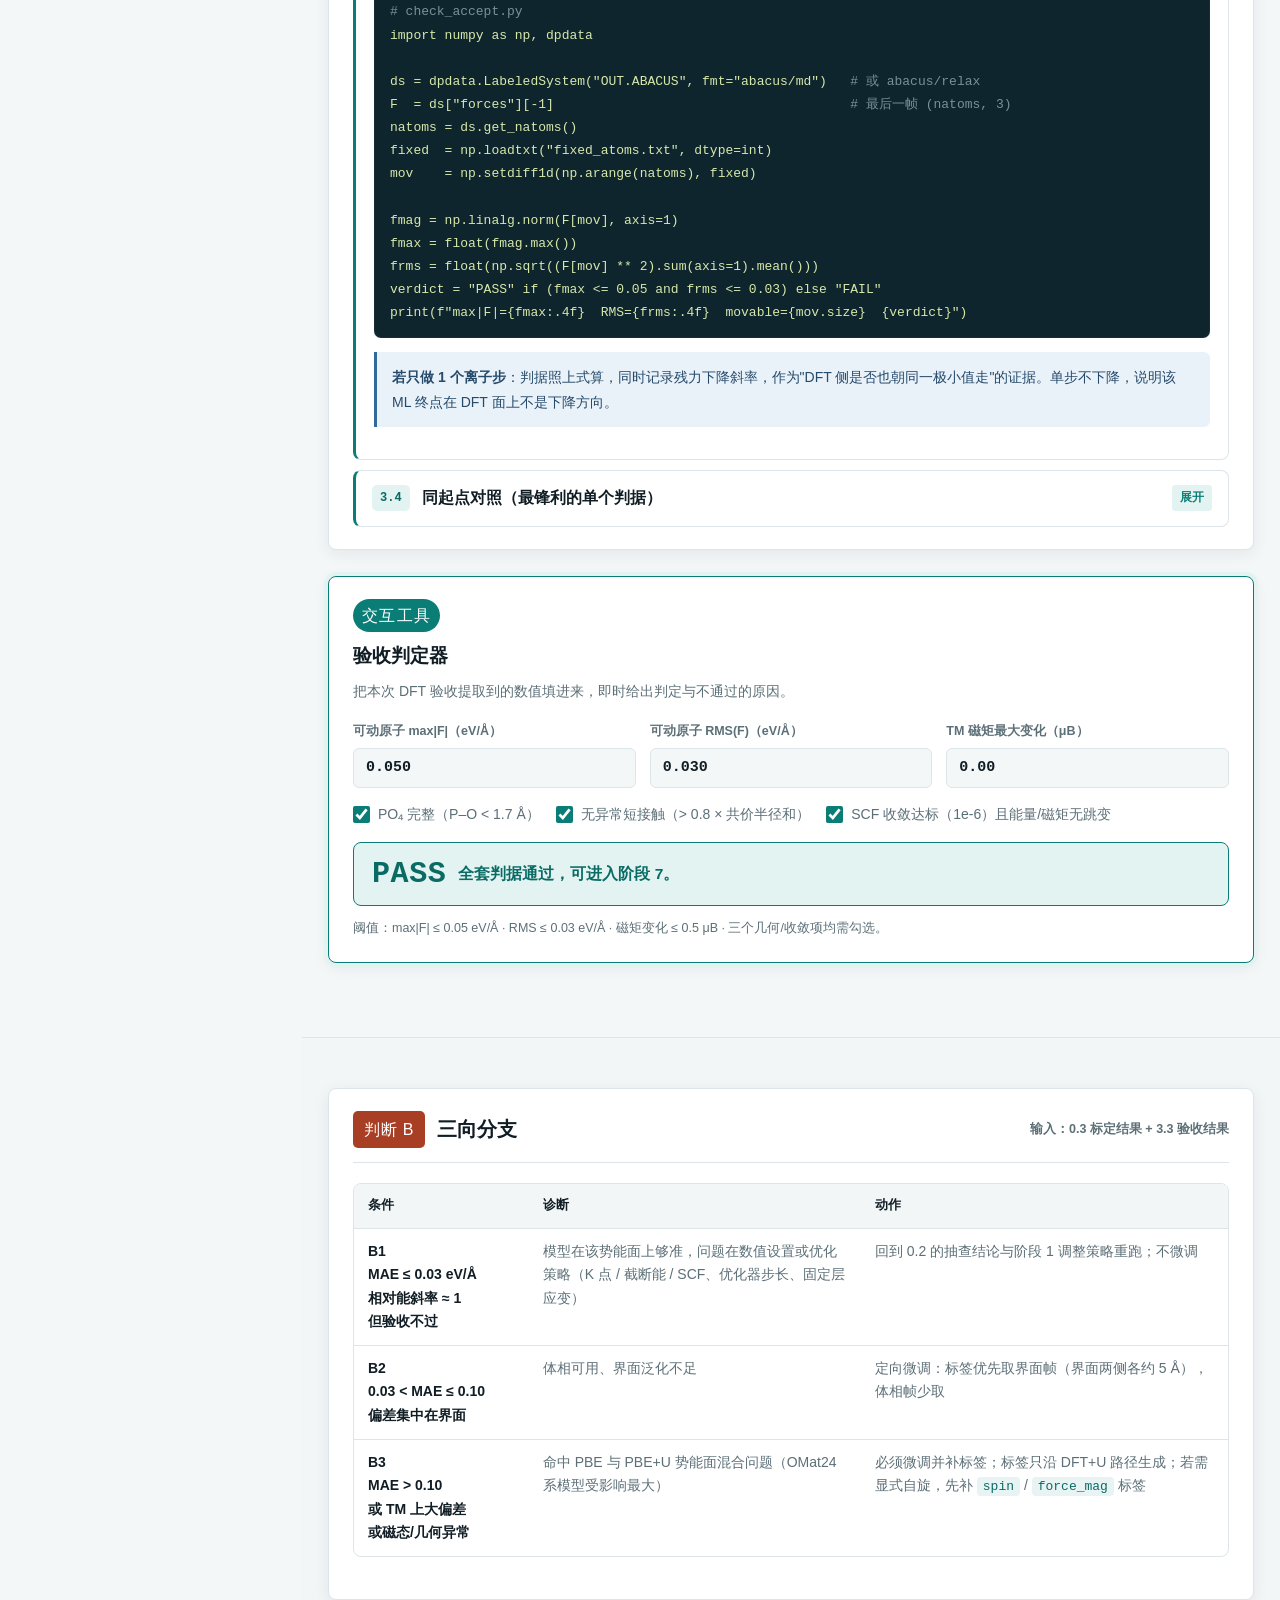
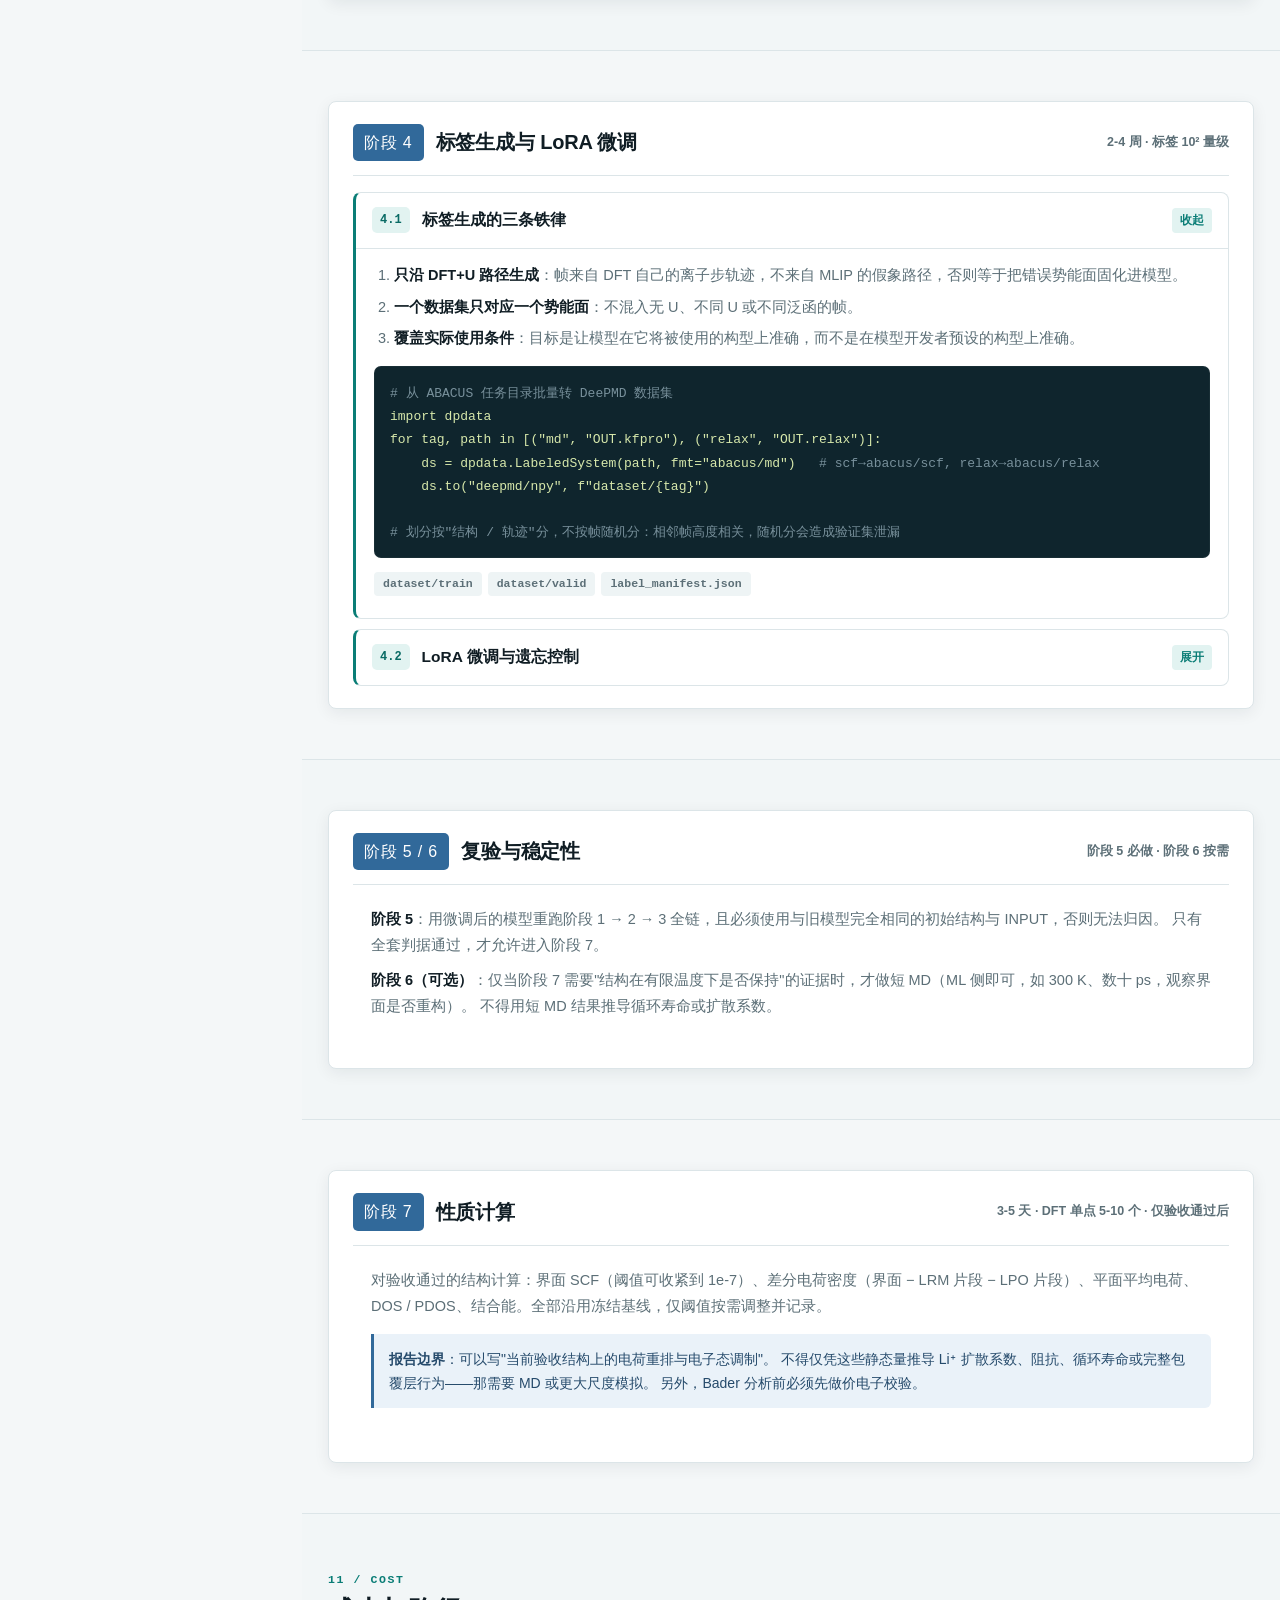
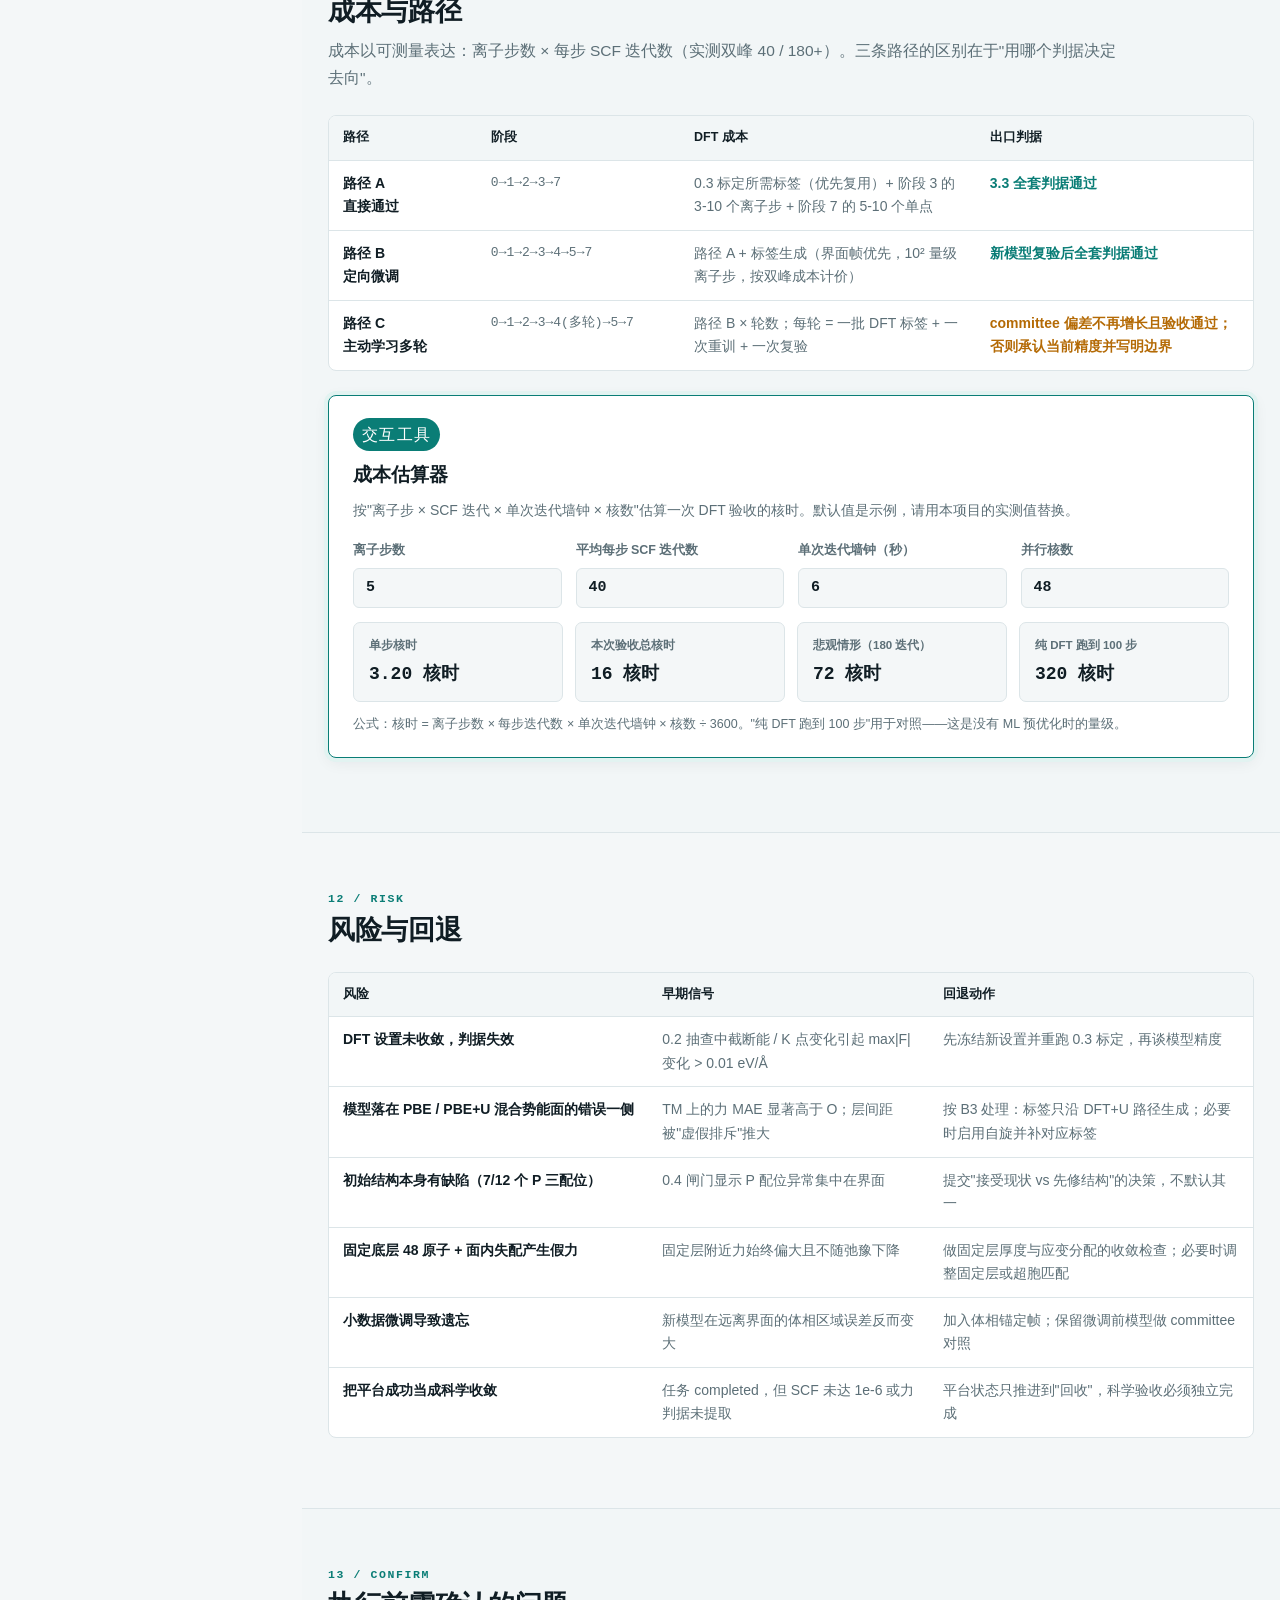
<file: project_results_web/mlip-execution-plan.html>
<!doctype html>
<html lang="zh-CN">
<head>
<meta charset="utf-8">
<meta name="viewport" content="width=device-width, initial-scale=1">
<meta name="description" content="LRM×Li₃PO₄ 界面 MLIP→DFT 执行流程：冻结基线、阶段 0-7、判据与脚本">
<title>LRM×Li₃PO₄ 界面 MLIP→DFT 执行流程 · v3.2 交互版</title>
<style>
  :root{
    --bg:#f4f7f8; --surface:#ffffff; --sidebar:#ffffff; --topbar:rgba(255,255,255,.86);
    --ink:#101d24; --muted:#5c6f77; --line:#dce5e8; --hover:#eef4f5; --th:#f2f6f7;
    --accent:#0a7d76; --accent-soft:#e2f3f1; --accent-ink:#0a6b65; --accent-strong:#07635d;
    --amber:#b46a05; --amber-soft:#fdf3e2; --amber-fg:#7a4a05;
    --blue:#31699a; --blue-soft:#eaf2f9; --blue-fg:#254a6b;
    --rust:#a83f24; --rust-soft:#fbede8; --rust-fg:#6b3220;
    --code-bg:#0f252d; --code-fg:#d7e8ab; --code-comment:#78909b; --code-hl:#9fe8a8;
    --tag-v-bg:#d8f0e3; --tag-v-fg:#1b6a44;
    --shadow:0 4px 16px rgba(10,30,38,.07);
    --shadow-lg:0 10px 30px rgba(10,30,38,.12);
    --r:8px;
  }
  [data-theme="dark"]{
    --bg:#0d1418; --surface:#141d22; --sidebar:#111a1f; --topbar:rgba(17,26,31,.88);
    --ink:#e7eef1; --muted:#9bacb3; --line:#26343b; --hover:#1a252b; --th:#18232a;
    --accent:#43b8ad; --accent-soft:#10312e; --accent-ink:#83dbd2; --accent-strong:#6fd2c8;
    --amber:#e2a851; --amber-soft:#2b2317; --amber-fg:#f0c688;
    --blue:#6dabdd; --blue-soft:#15242f; --blue-fg:#b7d6f0;
    --rust:#e4927a; --rust-soft:#2d1d18; --rust-fg:#f0bda f;
    --rust-fg:#f1c0b1;
    --code-bg:#0a1317; --code-fg:#cfe3a8; --code-comment:#69838f; --code-hl:#a8eeb1;
    --tag-v-bg:#123026; --tag-v-fg:#8fe0b4;
    --shadow:0 4px 18px rgba(0,0,0,.45);
    --shadow-lg:0 12px 34px rgba(0,0,0,.55);
  }
  *{box-sizing:border-box;margin:0;padding:0}
  html{scroll-behavior:smooth;scroll-padding-top:78px}
  body{
    background:var(--bg);color:var(--ink);
    font:400 16px/1.72 -apple-system,BlinkMacSystemFont,"Segoe UI","Microsoft YaHei",sans-serif;
    -webkit-font-smoothing:antialiased;
    transition:background .25s,color .25s;
  }
  a{color:inherit;text-decoration:none}
  code{
    padding:2px 6px;border-radius:4px;
    background:rgba(10,125,118,.09);color:var(--accent-ink);
    font:13px/1.5 Consolas,"SF Mono",monospace;
    word-break:break-word;
  }
  [data-theme="dark"] code{background:rgba(67,184,173,.14)}

  /* ---------- 阅读进度 ---------- */
  .progress{position:fixed;top:0;left:0;right:0;height:3px;z-index:200;background:transparent;pointer-events:none}
  .progress-bar{height:100%;width:0;background:linear-gradient(90deg,var(--accent),var(--blue));transition:width .1s linear}

  /* ---------- 侧边索引 ---------- */
  .sidebar{
    position:fixed;top:0;left:0;bottom:0;width:302px;z-index:120;
    display:flex;flex-direction:column;
    background:var(--sidebar);border-right:1px solid var(--line);
    transition:transform .26s cubic-bezier(.4,0,.2,1),background .25s;
  }
  .side-head{padding:20px 20px 14px;border-bottom:1px solid var(--line)}
  .side-title{font-size:15px;font-weight:800;letter-spacing:.01em}
  .side-title i{font-style:normal;color:var(--accent)}
  .side-sub{margin-top:4px;font-size:11.5px;color:var(--muted);font-weight:600}
  .side-search{padding:12px 14px 6px}
  .side-search input{
    width:100%;padding:9px 11px;border-radius:6px;
    border:1px solid var(--line);background:var(--bg);color:var(--ink);
    font:13px/1.4 inherit;outline:none;transition:border-color .16s,box-shadow .16s;
  }
  .side-search input:focus{border-color:var(--accent);box-shadow:0 0 0 3px var(--accent-soft)}
  .toc{flex:1;overflow-y:auto;padding:6px 10px 14px;scrollbar-width:thin}
  .toc::-webkit-scrollbar{width:8px}
  .toc::-webkit-scrollbar-thumb{background:var(--line);border-radius:8px}
  .toc-group{margin:4px 0}
  .toc-group-btn{
    width:100%;display:flex;align-items:center;gap:8px;
    padding:8px 10px;border:0;background:none;cursor:pointer;
    font:700 11.5px/1.4 inherit;color:var(--muted);
    text-transform:none;letter-spacing:.06em;border-radius:5px;
  }
  .toc-group-btn:hover{background:var(--hover);color:var(--ink)}
  .toc-group-btn .chev{margin-left:auto;font-size:10px;transition:transform .2s;opacity:.7}
  .toc-group[data-open="0"] .chev{transform:rotate(-90deg)}
  .toc-group[data-open="0"] .toc-items{display:none}
  .toc-items{display:flex;flex-direction:column;gap:1px;padding:2px 0 6px}
  .toc-items a{
    display:flex;align-items:baseline;gap:8px;
    padding:7px 10px 7px 12px;border-radius:5px;
    font-size:13.5px;color:var(--muted);line-height:1.45;
    border-left:2px solid transparent;transition:background .14s,color .14s,border-color .14s;
  }
  .toc-items a:hover{background:var(--hover);color:var(--ink)}
  .toc-items a .n{
    flex-shrink:0;font:700 11px/1.4 Consolas,monospace;color:var(--accent);
    min-width:26px;opacity:.85;
  }
  .toc-items a.active{
    background:var(--accent-soft);color:var(--accent-ink);
    border-left-color:var(--accent);font-weight:700;
  }
  .toc-items a.active .n{opacity:1}
  .side-foot{padding:12px 14px;border-top:1px solid var(--line);display:flex;gap:8px;flex-wrap:wrap}
  .ghost{
    flex:1;min-width:84px;padding:8px 10px;border-radius:6px;
    border:1px solid var(--line);background:var(--surface);color:var(--muted);
    font:600 12px/1 inherit;cursor:pointer;transition:all .16s;
  }
  .ghost:hover{border-color:var(--accent);color:var(--accent-ink);background:var(--accent-soft)}
  .backdrop{
    position:fixed;inset:0;z-index:110;background:rgba(6,20,26,.45);
    opacity:0;visibility:hidden;transition:opacity .24s,visibility .24s;
  }

  /* ---------- 主区域 ---------- */
  .main{margin-left:302px;min-height:100vh}
  .topbar{
    position:sticky;top:0;z-index:100;
    background:var(--topbar);backdrop-filter:blur(12px);
    border-bottom:1px solid var(--line);
  }
  .topbar-in{
    display:flex;align-items:center;gap:12px;
    min-height:56px;padding:0 26px;max-width:1000px;
  }
  .crumb{font-size:13px;font-weight:700;color:var(--muted);white-space:nowrap;overflow:hidden;text-overflow:ellipsis}
  .crumb b{color:var(--ink);font-weight:800}
  .topbar-actions{margin-left:auto;display:flex;gap:8px;align-items:center}
  .icon-btn{
    width:36px;height:36px;display:grid;place-items:center;
    border:1px solid var(--line);border-radius:8px;background:var(--surface);
    color:var(--muted);cursor:pointer;font-size:15px;transition:all .16s;
  }
  .icon-btn:hover{border-color:var(--accent);color:var(--accent-ink);background:var(--accent-soft)}
  .only-mobile{display:none}

  .wrap{width:min(1000px,calc(100% - 52px));margin:0 auto}

  /* ---------- Hero ---------- */
  .hero{padding:56px 0 40px}
  .badge{
    display:inline-block;margin-bottom:14px;padding:5px 12px;border-radius:20px;
    background:var(--accent-soft);color:var(--accent-ink);
    font-size:11.5px;font-weight:800;letter-spacing:.05em;
  }
  .hero h1{
    max-width:790px;margin:0 0 18px;
    font-size:40px;line-height:1.2;font-weight:850;letter-spacing:-.015em;
  }
  .hero-lead{max-width:770px;color:var(--muted);font-size:17px;line-height:1.75}
  .hero-lead strong{color:var(--ink);font-weight:750}
  .kpis{display:grid;grid-template-columns:repeat(auto-fit,minmax(196px,1fr));gap:12px;margin:28px 0 0}
  .kpi{
    padding:15px 17px;border:1px solid var(--line);border-radius:var(--r);
    background:var(--surface);transition:transform .18s,box-shadow .18s,border-color .18s;
  }
  .kpi:hover{transform:translateY(-2px);box-shadow:var(--shadow);border-color:var(--accent)}
  .kpi b{display:block;font-size:11.5px;color:var(--muted);font-weight:700;letter-spacing:.02em;margin-bottom:6px}
  .kpi span{font:800 20px/1.2 Consolas,monospace;color:var(--ink)}
  .kpi em{display:block;font-style:normal;font-size:12.5px;color:var(--muted);margin-top:5px}

  /* ---------- 区块 ---------- */
  .section{padding:50px 0;border-top:1px solid var(--line)}
  .section.alt{background:var(--th)}
  .section-head{margin-bottom:24px}
  .sec-num{
    display:inline-block;margin-bottom:8px;
    font:800 11.5px/1 Consolas,monospace;color:var(--accent);
    letter-spacing:.14em;
  }
  .section-head h2{
    margin:0 0 9px;font-size:27px;line-height:1.3;
    font-weight:820;letter-spacing:-.012em;
  }
  .section-head p{max-width:790px;color:var(--muted);font-size:15.5px;line-height:1.72}

  .phase{
    margin:0 0 26px;padding:22px 24px;
    border:1px solid var(--line);border-radius:var(--r);
    background:var(--surface);box-shadow:var(--shadow);
    transition:box-shadow .2s;
  }
  .phase:hover{box-shadow:var(--shadow-lg)}
  .phase:last-child{margin-bottom:0}
  .phase-head{
    display:flex;align-items:center;gap:12px;flex-wrap:wrap;
    margin-bottom:16px;padding-bottom:14px;border-bottom:1px solid var(--line);
  }
  .phase-badge{
    padding:5px 11px;border-radius:5px;background:var(--accent);color:#fff;
    font:800 11.5px/1.4 inherit;letter-spacing:.05em;white-space:nowrap;
  }
  [data-theme="dark"] .phase-badge{color:#07191c}
  .phase-badge.check{background:var(--amber)}
  .phase-badge.final{background:var(--blue)}
  .phase-badge.stop{background:var(--rust)}
  .phase-head h3{flex:1;font-size:20px;font-weight:780;letter-spacing:-.008em}
  .phase-meta{color:var(--muted);font-size:12.5px;font-weight:650}

  /* ---------- 步骤折叠 ---------- */
  .steps{display:grid;gap:10px}
  .step{
    border:1px solid var(--line);border-left:3px solid var(--accent);
    border-radius:var(--r);background:var(--surface);scroll-margin-top:80px;
    transition:border-color .18s,box-shadow .18s;
  }
  .step:hover{border-left-color:var(--accent-strong)}
  .step summary{
    display:flex;align-items:center;gap:12px;padding:14px 16px;
    cursor:pointer;list-style:none;user-select:none;
  }
  .step summary::-webkit-details-marker{display:none}
  .step summary::after{
    content:"展开";margin-left:auto;color:var(--accent);
    font-size:11.5px;font-weight:800;letter-spacing:.02em;
    padding:3px 8px;border-radius:4px;background:var(--accent-soft);
  }
  .step[open] summary::after{content:"收起"}
  .step-num{
    flex-shrink:0;min-width:36px;height:26px;padding:0 8px;
    display:flex;align-items:center;justify-content:center;border-radius:5px;
    background:var(--accent-soft);color:var(--accent-ink);
    font:800 12px/1 Consolas,monospace;
  }
  .step summary strong{font-size:15.5px;font-weight:750}
  .step-body{padding:4px 18px 18px;border-top:1px solid var(--line)}
  .step-body h4{margin:18px 0 8px;font-size:13.5px;font-weight:800}
  .step-body h4:first-child{margin-top:16px}
  .step-body p,.step-body li{color:var(--muted);font-size:14.5px;line-height:1.78;margin:0 0 9px}
  .step-body strong{color:var(--ink);font-weight:750}
  .step-body ul,.step-body ol{padding-left:20px;margin:10px 0}
  .step-body li{margin-bottom:6px}
  mark{background:var(--amber-soft);color:var(--amber-fg);border-radius:3px;padding:0 3px}

  /* ---------- 代码块 ---------- */
  .code{
    position:relative;margin:14px 0;padding:16px 16px 14px;
    border-radius:7px;background:var(--code-bg);color:var(--code-fg);
    font:13px/1.78 Consolas,"SF Mono",monospace;
    overflow-x:auto;white-space:pre;box-shadow:inset 0 0 0 1px rgba(255,255,255,.04);
  }
  .code .comment{color:var(--code-comment)}
  .code .hl{color:var(--code-hl)}
  .copy{
    position:absolute;top:8px;right:8px;
    padding:4px 9px;border-radius:5px;border:1px solid rgba(255,255,255,.16);
    background:rgba(255,255,255,.08);color:#cfe0e6;
    font:700 11px/1 inherit;cursor:pointer;opacity:0;transition:opacity .16s,background .16s;
  }
  .code:hover .copy{opacity:1}
  .copy:hover{background:rgba(255,255,255,.18)}
  .copy.done{color:#9fe8a8;border-color:#9fe8a8}

  /* ---------- 提示块 ---------- */
  .note,.warn,.ok{
    margin:14px 0;padding:13px 15px;border-radius:0 6px 6px 0;
    font-size:14px;line-height:1.74;
  }
  .note{border-left:3px solid var(--blue);background:var(--blue-soft);color:var(--blue-fg)}
  .note strong{color:var(--blue-fg)}
  .warn{border-left:3px solid var(--rust);background:var(--rust-soft);color:var(--rust-fg)}
  .warn strong{color:var(--rust-fg)}
  .ok{border-left:3px solid var(--accent);background:var(--accent-soft);color:var(--accent-ink)}
  .ok strong{color:var(--accent-ink)}

  .outputs{display:flex;flex-wrap:wrap;gap:6px;margin:12px 0 4px}
  .outputs span{
    padding:4px 9px;border-radius:4px;background:var(--hover);color:var(--muted);
    font:700 11.5px/1.4 Consolas,monospace;
  }
  .tag{display:inline-block;padding:2px 7px;border-radius:4px;font-size:11px;font-weight:800;white-space:nowrap;vertical-align:1px}
  .tag.v{background:var(--tag-v-bg);color:var(--tag-v-fg)}
  .tag.p{background:var(--amber-soft);color:var(--amber-fg)}
  .tag.r{background:var(--blue-soft);color:var(--blue-fg)}

  /* ---------- 表格 ---------- */
  .table-wrap{
    margin:20px 0;border:1px solid var(--line);border-radius:var(--r);
    overflow-x:auto;background:var(--surface);
  }
  .table-wrap table{width:100%;border-collapse:collapse;min-width:600px}
  .table-wrap th,.table-wrap td{padding:11px 14px;text-align:left;vertical-align:top;border-bottom:1px solid var(--line)}
  .table-wrap th{background:var(--th);color:var(--ink);font-size:12.5px;font-weight:800;white-space:nowrap}
  .table-wrap td{color:var(--muted);font-size:14px;line-height:1.68}
  .table-wrap tr:last-child td{border-bottom:none}
  .table-wrap tbody tr:hover td{background:var(--hover)}
  .table-wrap td.k{color:var(--ink);font-weight:750;white-space:nowrap}
  .table-wrap .num{font-family:Consolas,monospace;font-size:13px}
  .table-wrap .pass{color:var(--accent);font-weight:750}
  .table-wrap .mid{color:var(--amber);font-weight:750}
  .table-wrap .fail{color:var(--rust);font-weight:750}

  /* ---------- 流程树 ---------- */
  .tree{
    margin:22px 0;padding:22px;border:1px solid var(--line);
    border-radius:var(--r);background:var(--surface);box-shadow:var(--shadow);
  }
  .tree-row{
    padding:14px 16px;margin:8px 0;border-left:3px solid var(--accent);
    border-radius:0 6px 6px 0;background:var(--th);
    transition:transform .16s,box-shadow .16s;
  }
  .tree-row:hover{transform:translateX(3px);box-shadow:var(--shadow)}
  .tree-row.check{border-color:var(--amber)}
  .tree-row.final{border-color:var(--blue)}
  .tree-row strong{display:block;margin-bottom:4px;font-size:14.5px;font-weight:780}
  .tree-row p{color:var(--muted);font-size:13.5px;line-height:1.65}
  .tree-arrow{text-align:center;color:var(--line);font-size:16px;margin:2px 0}

  /* ---------- 交互工具 ---------- */
  .tool{
    margin:24px 0;padding:22px 24px;border-radius:var(--r);
    border:1px solid var(--accent);background:var(--surface);
    box-shadow:0 0 0 4px var(--accent-soft),var(--shadow);
    scroll-margin-top:80px;
  }
  .tool-head{margin-bottom:18px}
  .tool-badge{
    display:inline-block;margin-bottom:8px;padding:3px 9px;border-radius:20px;
    background:var(--accent);color:#fff;font:800 10.5px/1.5 inherit;letter-spacing:.08em;
  }
  [data-theme="dark"] .tool-badge{color:#07191c}
  .tool-head h3{font-size:19px;font-weight:800;margin-bottom:6px}
  .tool-head p{color:var(--muted);font-size:14px}
  .tool-grid{display:grid;grid-template-columns:repeat(auto-fit,minmax(200px,1fr));gap:14px;margin-bottom:14px}
  .tool-grid label{display:flex;flex-direction:column;gap:6px;font-size:12.5px;font-weight:750;color:var(--muted)}
  .tool-grid input[type=number]{
    padding:10px 12px;border-radius:6px;border:1px solid var(--line);
    background:var(--bg);color:var(--ink);font:700 15px/1.2 Consolas,monospace;outline:none;
    transition:border-color .16s,box-shadow .16s;
  }
  .tool-grid input[type=number]:focus{border-color:var(--accent);box-shadow:0 0 0 3px var(--accent-soft)}
  .tool-checks{display:flex;flex-wrap:wrap;gap:16px;margin:4px 0 16px}
  .tool-checks label{display:flex;align-items:center;gap:8px;font-size:14px;color:var(--muted);cursor:pointer}
  .tool-checks input{width:17px;height:17px;accent-color:var(--accent);cursor:pointer}
  .verdict{
    display:flex;align-items:center;gap:12px;flex-wrap:wrap;
    padding:16px 18px;border-radius:8px;font-weight:800;font-size:15.5px;
    background:var(--hover);border:1px solid var(--line);
    transition:background .2s,border-color .2s,color .2s;
  }
  .verdict .big{font:800 30px/1 Consolas,monospace;letter-spacing:.02em}
  .verdict.pass{background:var(--accent-soft);border-color:var(--accent);color:var(--accent-ink)}
  .verdict.fail{background:var(--rust-soft);border-color:var(--rust);color:var(--rust-fg)}
  .verdict ul{margin:0;padding-left:18px;font-size:13.5px;font-weight:600;color:inherit;opacity:.92}
  .verdict li{margin:2px 0}
  .tool-note{margin-top:12px;font-size:12.5px;color:var(--muted)}
  .readout{
    display:grid;grid-template-columns:repeat(auto-fit,minmax(150px,1fr));gap:12px;margin-top:6px;
  }
  .readout div{
    padding:13px 15px;border-radius:7px;background:var(--bg);border:1px solid var(--line);
  }
  .readout b{display:block;font-size:11.5px;font-weight:750;color:var(--muted);margin-bottom:5px}
  .readout span{font:800 18px/1.2 Consolas,monospace;color:var(--ink)}

  /* ---------- 确认清单 ---------- */
  .checklist{margin:20px 0}
  .checklist-progress{
    display:flex;align-items:center;gap:12px;margin-bottom:14px;
    padding:12px 16px;border-radius:8px;background:var(--surface);border:1px solid var(--line);
  }
  .checklist-progress .bar{flex:1;height:7px;border-radius:6px;background:var(--hover);overflow:hidden}
  .checklist-progress .bar i{display:block;height:100%;width:0;background:var(--accent);transition:width .3s}
  .checklist-progress span{font:800 13px/1 Consolas,monospace;color:var(--muted);white-space:nowrap}
  .checklist label{
    display:flex;gap:12px;align-items:flex-start;
    padding:14px 16px;margin:8px 0;border:1px solid var(--line);border-radius:var(--r);
    background:var(--surface);cursor:pointer;transition:all .16s;
  }
  .checklist label:hover{border-color:var(--accent);background:var(--accent-soft)}
  .checklist label.checked{border-color:var(--accent);background:var(--accent-soft)}
  .checklist input{margin-top:4px;width:17px;height:17px;accent-color:var(--accent);cursor:pointer;flex-shrink:0}
  .checklist span{font-size:14.5px;color:var(--muted);line-height:1.72}
  .checklist strong{color:var(--ink);font-weight:780}

  /* ---------- 页脚 / 返回顶部 ---------- */
  .footer{padding:26px 0;border-top:1px solid var(--line);background:var(--surface);color:var(--muted);font-size:12.5px;line-height:1.95}
  .footer a{color:var(--accent);font-weight:700}
  .to-top{
    position:fixed;right:24px;bottom:24px;z-index:110;
    width:44px;height:44px;border-radius:50%;border:1px solid var(--line);
    background:var(--surface);color:var(--accent);cursor:pointer;
    font-size:18px;box-shadow:var(--shadow);opacity:0;visibility:hidden;
    transition:all .22s;
  }
  .to-top.show{opacity:1;visibility:visible}
  .to-top:hover{transform:translateY(-3px);box-shadow:var(--shadow-lg);border-color:var(--accent)}

  /* ---------- 响应式 ---------- */
  @media(max-width:1024px){
    .sidebar{transform:translateX(-100%);box-shadow:var(--shadow-lg)}
    .sidebar.open{transform:translateX(0)}
    .sidebar.open ~ .backdrop{opacity:1;visibility:visible}
    .main{margin-left:0}
    .only-mobile{display:grid}
    .topbar-in{padding:0 16px}
    .wrap{width:calc(100% - 32px)}
  }
  @media(max-width:760px){
    .hero{padding:38px 0 30px}
    .hero h1{font-size:30px}
    .hero-lead{font-size:15.5px}
    .section{padding:36px 0}
    .phase{padding:18px 16px}
    .tool{padding:18px 16px}
    .kpis{grid-template-columns:1fr 1fr}
    .to-top{right:14px;bottom:14px}
  }

  /* ---------- 打印 ---------- */
  @media print{
    .sidebar,.topbar,.progress,.to-top,.copy,.backdrop{display:none !important}
    .main{margin:0}
    .step{break-inside:avoid}
    .step-body{display:block !important}
  }
</style>
</head>
<body>

<div class="progress"><div class="progress-bar" id="pbar"></div></div>

<!-- ============ 侧边索引 ============ -->
<aside class="sidebar" id="sidebar">
  <div class="side-head">
    <div class="side-title">LRM × Li₃PO₄ <i>/</i> 执行流程</div>
    <div class="side-sub">MLIP → DFT · v3.2</div>
  </div>

  <div class="side-search">
    <input id="sideSearch" type="search" placeholder="搜索章节（按 / 聚焦）" autocomplete="off">
  </div>

  <nav class="toc" id="toc">
    <div class="toc-group" data-open="1">
      <button class="toc-group-btn">概览 <span class="chev">▾</span></button>
      <div class="toc-items">
        <a href="#overview"><span class="n">00</span>目标与要点</a>
        <a href="#baseline"><span class="n">01</span>冻结基线</a>
        <a href="#flow"><span class="n">02</span>流程总览</a>
      </div>
    </div>

    <div class="toc-group" data-open="1">
      <button class="toc-group-btn">阶段 0 · 冻结与标定 <span class="chev">▾</span></button>
      <div class="toc-items">
        <a href="#p0"><span class="n">03</span>阶段 0 总览</a>
        <a href="#s01"><span class="n">0.1</span>确认与授权</a>
        <a href="#s02"><span class="n">0.2</span>冻结设置与收敛抽查</a>
        <a href="#s03"><span class="n">0.3</span>力基势能面标定</a>
        <a href="#s04"><span class="n">0.4</span>结构完整性闸门</a>
      </div>
    </div>

    <div class="toc-group" data-open="1">
      <button class="toc-group-btn">阶段 1-2 · 优化与筛查 <span class="chev">▾</span></button>
      <div class="toc-items">
        <a href="#p1"><span class="n">04</span>阶段 1 总览</a>
        <a href="#s11"><span class="n">1.1</span>弛豫脚本</a>
        <a href="#s12"><span class="n">1.2</span>轨迹审计与跨模型对照</a>
        <a href="#s13"><span class="n">1.3</span>候选终点固化</a>
        <a href="#p2"><span class="n">05</span>阶段 2 零成本筛查</a>
      </div>
    </div>

    <div class="toc-group" data-open="1">
      <button class="toc-group-btn">阶段 3 · DFT 验收 <span class="chev">▾</span></button>
      <div class="toc-items">
        <a href="#p3"><span class="n">06</span>阶段 3 总览</a>
        <a href="#s31"><span class="n">3.1</span>输入搭建</a>
        <a href="#s32"><span class="n">3.2</span>成本模型</a>
        <a href="#s33"><span class="n">3.3</span>验收判据与提取</a>
        <a href="#s34"><span class="n">3.4</span>同起点对照</a>
        <a href="#calc"><span class="n">工具</span>验收判定器</a>
      </div>
    </div>

    <div class="toc-group" data-open="1">
      <button class="toc-group-btn">微调与收尾 <span class="chev">▾</span></button>
      <div class="toc-items">
        <a href="#b"><span class="n">07</span>判断 B 三向分支</a>
        <a href="#p4"><span class="n">08</span>阶段 4 标签与微调</a>
        <a href="#p56"><span class="n">09</span>阶段 5 / 6 复验</a>
        <a href="#p7"><span class="n">10</span>阶段 7 性质计算</a>
      </div>
    </div>

    <div class="toc-group" data-open="1">
      <button class="toc-group-btn">成本、风险与附录 <span class="chev">▾</span></button>
      <div class="toc-items">
        <a href="#cost"><span class="n">11</span>成本与路径</a>
        <a href="#cost-calc"><span class="n">工具</span>成本估算器</a>
        <a href="#risk"><span class="n">12</span>风险与回退</a>
        <a href="#check"><span class="n">13</span>执行前确认清单</a>
        <a href="#appendix"><span class="n">14</span>附录</a>
      </div>
    </div>
  </nav>

  <div class="side-foot">
    <button class="ghost" id="expandAll">全部展开</button>
    <button class="ghost" id="collapseAll">全部收起</button>
  </div>
</aside>
<div class="backdrop" id="backdrop"></div>

<!-- ============ 主内容 ============ -->
<div class="main">
  <header class="topbar">
    <div class="topbar-in">
      <button class="icon-btn only-mobile" id="menuBtn" aria-label="打开目录">☰</button>
      <span class="crumb" id="crumb"><b>目标与要点</b></span>
      <div class="topbar-actions">
        <a href="project-hub.html" style="color:var(--accent-ink);font-size:12px;font-weight:700;text-decoration:none;white-space:nowrap">项目总入口 ↗</a>
        <button class="icon-btn" id="themeBtn" aria-label="切换深浅色">◐</button>
      </div>
    </div>
  </header>

  <main>
    <!-- ===== 00 概览 ===== -->
    <section class="hero wrap" id="overview">
      <span class="badge">执行方案 · v3.2</span>
      <h1>富锂锰基 / Li₃PO₄ 界面<br>MLIP 预优化 → DFT 验收 → 按需微调</h1>
      <p class="hero-lead">
        用机器学习势把 288 原子界面结构推到近邻，再用<strong>少量 DFT 离子步</strong>做验收；
        只有当模型精度不足时，才在<strong>自有的 PBE+U 标签</strong>上生成数据并微调。
        全部判据只用<strong>力</strong>与<strong>相对能</strong>——ML 与 DFT 的总能之间存在任意常数偏移，绝对比较无法给出结论。
      </p>

      <div class="kpis">
        <div class="kpi"><b>体系</b><span>288</span><em>Li94 Mn26 Co6 Ni6 O144 P12</em></div>
        <div class="kpi"><b>ML 模型</b><span>DPA4-Max</span><em>OMat24 v20260911 · 主模型</em></div>
        <div class="kpi"><b>DFT 级别</b><span>PBE+U+D3</span><em>lcao · 100 Ry · 1×3×2 · 1e-6</em></div>
        <div class="kpi"><b>验收判据</b><span>0.05</span><em>可动原子 max|F|，加 RMS 0.03</em></div>
      </div>

      <div class="ok">
        <strong>已完成的部分（不重复劳动）</strong>
        ML 预优化已跑通：LBFGS、<code>maxstep 0.1 Å</code>、<code>FixAtoms(48)</code>，606 步 / 905 秒；
        已产出完整轨迹与每 20 步一帧的阶梯数据，并用两个独立模型（Air / Neo）做过同起点对照。
        本流程从"冻结设置 + 标定 + 零成本筛查"接着往下走。
      </div>
    </section>

    <!-- ===== 01 冻结基线 ===== -->
    <section class="section alt" id="baseline">
      <div class="wrap">
        <div class="section-head">
          <span class="sec-num">01 / BASELINE</span>
          <h2>冻结基线</h2>
          <p>
            下表是当前生产运行正在使用的配置。所有 DFT 任务都从这份配置渲染，改动必须新建尝试记录并说明原因，不得就地覆盖。
            <span class="tag v">已核实</span> 有文件证据 · <span class="tag p">待确认</span> 需老师确认 · <span class="tag r">流程要求</span> 规范要求。
          </p>
        </div>

        <div class="table-wrap">
          <table>
            <thead><tr><th style="width:20%">项目</th><th style="width:42%">取值</th><th style="width:38%">说明</th></tr></thead>
            <tbody>
              <tr><td class="k">结构</td><td class="num">288 原子：Li94 Mn26 Co6 Ni6 O144 P12（ntype 6）</td><td>双层面内超胞 71.81 × 19.00 × 32.89 Å。<span class="tag p">需确认当前版本</span></td></tr>
              <tr><td class="k">赝势 / 轨道</td><td class="num">Li/Mn/Co/Ni/O：ONCV_PBE-1.0.upf；P：P.PD04.PBE.UPF；100 Ry 数值轨道组</td><td>upf201 标记，路径相对 <code>pseudo_dir</code> / <code>orbital_dir</code>。</td></tr>
              <tr><td class="k">基组 / 求解器</td><td class="num">basis_type lcao，ks_solver genelpa，ecutwfc 100.0</td><td>本地运行期：<code>abacus-agent-runtime</code>。</td></tr>
              <tr><td class="k">K 点</td><td class="num">Γ 型 1 × 3 × 2</td><td><span class="tag p">需补收敛抽查</span>（见 0.2）。</td></tr>
              <tr><td class="k">电子结构</td><td class="num">PBE，nspin 2，symmetry 0，gaussian 展宽 0.002 Ry</td><td><code>out_mul 1</code> 已开，可回收 TM 局域磁矩。</td></tr>
              <tr><td class="k">DFT+U</td><td class="num">dft_plus_u 1；orbital_corr −1 2 2 2 −1 −1；hubbard_u 0 3.9 3.3 6.2 0 0；onsite_radius 3.0 Bohr</td><td>顺序 = Li Mn Co Ni O P。<span class="tag p">U 值来源需书面确认</span>：它定义目标势能面。</td></tr>
              <tr><td class="k">色散</td><td class="num">vdw_method d3_bj</td><td>已定，后续不需再决策。</td></tr>
              <tr><td class="k">SCF</td><td class="num">scf_thr 1e-6，scf_thr_type 2，scf_nmax 600</td><td>broyden 0.2 / beta_mag 0.4 / ndim 20 / gg0 1.0 / mixing_restart 5e-4 / mixing_dmr 1。</td></tr>
              <tr><td class="k">离子步</td><td class="num">calculation md，md_type fire，md_dt 0.5，md_tfirst 0，force_thr_ev 1e-8</td><td><code>force_thr_ev 1e-8</code> 用于禁止 FIRE 提前自停，保证轨迹可比。</td></tr>
              <tr><td class="k">ML 模型</td><td class="num"><b>DPA4-Max-OMat24-v20260911.pt</b>（主，396 MB）<br>DPA4-Neo-OMat24-v20260805.pt（对照）</td><td>Max 是单任务 <code>Default</code>（无需指定 head），checkpoint 内置 <code>use_amp=True</code>（混合精度）。<b>其 type_map 为全元素表</b>，atype 必须用 type_map 0 基索引，不能用原子序数——详见下方模型体检。committee 需要第二个模型，故 Neo 保留为对照。</td></tr>
            </tbody>
          </table>
        </div>

        <div class="note">
          <strong>数据与产物索引</strong><br>
          生产 INPUT / KPT / STRU：<code>calculations/fire_progress_probe_288_20261025/</code><br>
          ML 轨迹与阶梯数据：<code>calculations/LRM_LPO_DPA4Air_preopt_20261028/download/</code>（<code>relaxed_dpa4air.traj</code>、<code>ladder.csv</code>、<code>snap_*.extxyz</code>）<br>
          对照模型与层间距变体：<code>calculations/LRM_LPO_DPA4_preopt_288_fix2_20261027/</code>、<code>.../LRM_LPO_DPA4Air_preopt_gap15_20261029/</code><br>
          背景与文献：<code>文献调研_MLIP加速LRM-LPO界面弛豫技术难点_20261029.md</code>、<code>结构审查报告.md</code>
        </div>
      </div>
    </section>

    <!-- ===== 02 流程总览 ===== -->
    <section class="section" id="flow">
      <div class="wrap">
        <div class="section-head">
          <span class="sec-num">02 / FLOW</span>
          <h2>流程总览</h2>
          <p>先冻结与标定，再做零成本筛查，最后才花 DFT。每个判断节点的通过条件都必须是可测的力、相对能或几何量。</p>
        </div>

        <div class="tree">
          <div class="tree-row">
            <strong>阶段 0 · 冻结与标定</strong>
            <p>确认与授权 → 冻结 DFT 设置并抽查收敛 → 力基势能面标定 → 结构完整性闸门　<span class="pass">DFT：0-6 个单点（优先复用历史任务）</span></p>
          </div>
          <div class="tree-arrow">↓</div>
          <div class="tree-row">
            <strong>阶段 1 · ML 预优化</strong>
            <p>LBFGS 弛豫 + 层间距阶梯 + 跨模型对照；全程审计位移、能量与模型偏差　<span class="pass">DFT：0</span></p>
          </div>
          <div class="tree-arrow">↓</div>
          <div class="tree-row check">
            <strong>阶段 2 · 零成本筛查（判断 A）</strong>
            <p>偏差是否增长、跨模型是否一致、碎块能量是否合理、几何是否完整　<span class="pass">DFT：0</span></p>
          </div>
          <div class="tree-arrow">↓</div>
          <div class="tree-row check">
            <strong>阶段 3 · DFT 验收</strong>
            <p>DFT 离子步 3-10 步 → 提取 max|F| / RMS / 磁矩 / 几何判据　<span class="pass">DFT：3-10 个离子步</span></p>
          </div>
          <div class="tree-arrow">↓</div>
          <div class="tree-row">
            <strong>判断 B · 三向分支</strong>
            <p>B1 模型够准 → 回阶段 1 调策略　B2 界面偏差 → 定向微调　B3 大偏差或磁态异常 → 必须微调并补标签</p>
          </div>
          <div class="tree-arrow">↓</div>
          <div class="tree-row final">
            <strong>阶段 4 · 标签生成与 LoRA 微调</strong>
            <p>标签只沿 DFT+U 路径生成，一个数据集只对应一个势能面　<span class="pass">2-4 周</span></p>
          </div>
          <div class="tree-arrow">↓</div>
          <div class="tree-row final">
            <strong>阶段 5 / 6 · 复验与稳定性</strong>
            <p>新模型重跑阶段 1-3 全套判据；稳定性评估按需，不默认执行</p>
          </div>
          <div class="tree-arrow">↓</div>
          <div class="tree-row">
            <strong>阶段 7 · 性质计算</strong>
            <p>界面 SCF / 差分电荷 / 平面平均电荷 / DOS-PDOS / 结合能　<span class="pass">仅验收通过后执行</span></p>
          </div>
        </div>
      </div>
    </section>

    <!-- ===== 03 阶段 0 ===== -->
    <section class="section alt" id="p0">
      <div class="wrap">
        <div class="phase">
          <div class="phase-head">
            <span class="phase-badge">阶段 0</span>
            <h3>冻结与标定</h3>
            <span class="phase-meta">1-3 天 · DFT 单点 0-6 个</span>
          </div>
          <div class="steps">

            <details class="step" id="s01" open>
              <summary><span class="step-num">0.1</span><strong>确认与授权</strong></summary>
              <div class="step-body">
                <p>以下四项缺任何一项，都不进入消耗计算资源的环节：</p>
                <ul>
                  <li><span class="tag r">流程要求</span> <strong>结构确认</strong>：以哪一份结构为初始模型（当前版本 / 固定层版本 / 层间距变体），确认后绑定文件哈希。派生的弛豫结构属于新结构，需重新展示确认。</li>
                  <li><span class="tag r">流程要求</span> <strong>U 值依据</strong>：<code>hubbard_u 0 3.9 3.3 6.2 0 0</code> 与 <code>onsite_radius 3.0 Bohr</code> 的文献或老师给定来源。U 决定目标势能面，不得静默改动。</li>
                  <li><span class="tag r">流程要求</span> <strong>付费授权</strong>：每一个提交单独授权；准备方案不等于授权提交。</li>
                  <li><span class="tag p">待确认</span> <strong>历史标签集</strong>：可用的自有 DFT 标签（来源路径、所用 INPUT、SCF 收敛帧数），用于 0.3 标定。</li>
                </ul>
                <h4>模型体检</h4>
                <div class="code"><span class="comment"># 记录可复现身份，而不是只记文件名</span>
sha256sum DPA4-Max-OMat24-v20260911.pt &gt; model_hash_max.txt
sha256sum DPA4-Neo-OMat24-v20260805.pt &gt; model_hash_neo.txt
<span class="comment"># DPA4-Max 期望 sha256 = 539a883c3d61d8971fc238510b5d107eb091abb9dfc664317dcf41832f864c9b</span>

<span class="comment"># 确认 head / type_map / rcut / 精度</span>
dp show DPA4-Max-OMat24-v20260911.pt &gt; model_card_max.txt
dp show DPA4-Neo-OMat24-v20260805.pt &gt; model_card_neo.txt

<span class="comment"># ⚠ DPA4-Max 的 type_map 是「全元素表」[H, He, Li, Be, B, C, N, O, F, Ne, Na, …]</span>
<span class="comment">#   atype 必须用 type_map 的 0 基索引（Li=2, O=7, P=14, Mn=24, Co=26, Ni=27）</span>
<span class="comment">#   不能用原子序数 Z（Li 会被当成 Be），也不能沿用旧的 6 元素顺序 Li Mn Co Ni O P</span>
<span class="comment">#   用 dpdata 读自有 DFT 标签时 atom_types 是 0..5，喂给 Max 前必须重映射，否则静默算错</span></div>
                <div class="outputs"><span>model_hash_*.txt</span><span>model_card_*.txt</span><span>structure_hash.txt</span><span>授权记录</span></div>
              </div>
            </details>

            <details class="step" id="s02" open>
              <summary><span class="step-num">0.2</span><strong>冻结 DFT 设置并抽查收敛性</strong></summary>
              <div class="step-body">
                <p>
                  阶段 3 的判据（<code>max|F| ≤ 0.05 eV/Å</code>）只在"DFT 本身已收敛"的前提下成立。
                  否则无法区分偏差来自 ML 模型还是数值设置，而 B1/B2/B3 的分支完全依赖这个区分。
                  因此收敛抽查必须前置，而不是等到诊断阶段。
                </p>
                <h4>动作</h4>
                <ol>
                  <li>从生产任务复制 INPUT / KPT 原文，逐行核对基线表，写入 <code>dft_settings_frozen.json</code>（含各文件 sha256）。</li>
                  <li>此后全部 DFT 任务（单点、离子步、性质）从该 JSON 渲染，禁止手改。</li>
                </ol>
                <h4>抽查项（每项 1 个单点；历史任务已有可比数据则直接复用）</h4>
                <div class="table-wrap">
                  <table>
                    <thead><tr><th>抽查项</th><th>对比</th><th>通过条件</th></tr></thead>
                    <tbody>
                      <tr><td class="k">截断能</td><td class="num">100 → 120 Ry</td><td class="pass">max|F| 变化 ≪ 0.01 eV/Å</td></tr>
                      <tr><td class="k">K 点</td><td class="num">1×3×2 → 2×4×2</td><td class="pass">max|F| 变化 ≪ 0.01 eV/Å</td></tr>
                      <tr><td class="k">SCF 阈值</td><td class="num">1e-6 → 1e-7</td><td class="pass">max|F| 与总能变化均可忽略</td></tr>
                      <tr><td class="k">真空与极性</td><td>层间真空是否足够；极性面是否需要 <code>dipole_correction</code></td><td class="pass">无周期像相互作用，能量与力均可复现</td></tr>
                    </tbody>
                  </table>
                </div>
                <div class="note">
                  <strong>这是省钱而不是费钱的一步。</strong>若 K 点不足本身带来 0.1 eV/Å 的力偏差，后续整套标定与微调都会建立在错误判据上。
                </div>
                <div class="outputs"><span>dft_settings_frozen.json</span><span>conv_ecut.json</span><span>conv_kpt.json</span><span>conv_scf.json</span></div>
              </div>
            </details>

            <details class="step" id="s03" open>
              <summary><span class="step-num">0.3</span><strong>力基势能面标定</strong></summary>
              <div class="step-body">
                <p>
                  要回答的问题是：<strong>在 PBE+U+D3(BJ) 这个势能面上，模型的力误差有多大、偏差集中在哪里。</strong>
                  方法只用两种无偏移量：力（可直接比较），以及能量差（作差后偏移消失）。
                </p>
                <h4>方法</h4>
                <ol>
                  <li><strong>力</strong>：同一批帧比较 ML 力与 DFT 力的 MAE / RMSE，并按元素与区域（界面 / LRM 体相 / LPO 体相）分组。</li>
                  <li><strong>相对能曲线</strong>：用层间距变体（<code>gap3.5/4.0/4.5/5.0 Å</code> 或 gap15 阶梯），以最低能帧为参考，比较 ΔE<sub>ML</sub>(d) 与 ΔE<sub>DFT</sub>(d) 的斜率与曲率。</li>
                  <li><strong>色散的角色</strong>：D3(BJ) 已在基线内。要验证的是模型是否重现了 D3 带来的层间距能量曲率，由步骤 2 直接给出。</li>
                </ol>
                <div class="code"><span class="comment"># calib_pes.py —— 只使用力与相对能，不使用绝对总能</span>
import numpy as np, dpdata
from deepmd.infer import DeepPot

MODELS = {"max": "DPA4-Max-OMat24-v20260911.pt",
          "neo": "DPA4-Neo-OMat24-v20260805.pt"}
<span class="comment"># ⚠ dpdata 的 atom_types 是「该数据集自己的 type_map」索引；DPA4-Max 用全元素表。</span>
<span class="comment">#   直接 pot.eval(coords, cell, dft["atom_types"]) 会把 Li 当成 Be → 静默算错。</span>
<span class="comment">#   必须先重映射：tm = pot.type_map; atype = [tm.index(ELE6[t]) for t in dft["atom_types"]]</span>

dft    = dpdata.LabeledSystem("labels_dft", fmt="deepmd/npy")
coords = dft["coords"]; cells = dft["cells"]; types = dft["atom_types"]
F_dft  = dft["forces"]                       <span class="comment"># (nframes, natoms, 3)</span>
E_dft  = dft["energies"]                     <span class="comment"># 仅用于相对能</span>
region = np.load("region_mask.npy")          <span class="comment"># 0 界面 / 1 LRM / 2 LPO</span>
natoms = dft.get_natoms()

report = {}
for name, path in MODELS.items():
    pot = DeepPot(path)
    F_ml, E_ml = [], []
    for i in range(len(coords)):
        e, f, _ = pot.eval(coords[i], cells[i].reshape(3, 3), types, atomic=False)
        E_ml.append(float(e[0])); F_ml.append(f[0])
    F_ml = np.array(F_ml); E_ml = np.array(E_ml)
    dF = F_ml - F_dft

    entry = {"f_mae_all": float(np.abs(dF).mean()),
             "f_rmse_all": float(np.sqrt((dF ** 2).mean()))}
    for r, tag in [(0, "interface"), (1, "lrm"), (2, "lpo")]:
        m = (region == r)
        entry[f"f_mae_{tag}"] = float(np.abs(dF[:, m]).mean())

    <span class="comment"># 相对能：各自以最低能帧为参考，偏移自动消掉</span>
    dE_ml, dE_dft = E_ml - E_ml.min(), E_dft - E_dft.min()
    entry["dE_slope"] = float(np.polyfit(dE_dft, dE_ml, 1)[0])          <span class="comment"># 目标 ≈ 1</span>
    entry["dE_rmsd_meV_per_atom"] = float(
        np.sqrt(((dE_ml - dE_dft) ** 2).mean()) / natoms * 1000)
    report[name] = entry

print(report)    <span class="comment"># 写入 calib_report.json，作为判断 B 的输入</span></div>
                <h4>判据（本步骤只产出数字，不做设置决策）</h4>
                <div class="table-wrap">
                  <table>
                    <thead><tr><th>量</th><th>含义</th><th>参考门槛</th></tr></thead>
                    <tbody>
                      <tr><td class="k num">f_mae_all</td><td>整体力 MAE</td><td class="pass">≤ 0.03 eV/Å → 可直接进阶段 1</td></tr>
                      <tr><td class="k num">f_mae_interface</td><td>界面区力 MAE</td><td class="mid">显著高于体相 → 微调应聚焦界面帧</td></tr>
                      <tr><td class="k num">f_mae_TM</td><td>Mn / Co / Ni 上的力 MAE</td><td class="fail">偏大 → 指向 PBE 与 PBE+U 势能面混合问题</td></tr>
                      <tr><td class="k num">dE_slope</td><td>相对能斜率</td><td class="pass">≈ 1 且 dE_rmsd 小 → 能量面一致</td></tr>
                      <tr><td class="k num">dE_rmsd</td><td>相对能 RMSD</td><td class="mid">曲率不符 → 长程/色散处理不一致</td></tr>
                    </tbody>
                  </table>
                </div>
                <div class="warn">
                  <strong>成本提示</strong>：若没有同一 INPUT 下的多帧 DFT 标签，本步骤需要 3-5 个单点。优先复用历史任务；能复用就不新算。
                </div>
                <div class="outputs"><span>calib_report.json</span><span>region_mask.npy</span><span>labels_dft/</span></div>
              </div>
            </details>

            <details class="step" id="s04">
              <summary><span class="step-num">0.4</span><strong>结构完整性闸门</strong></summary>
              <div class="step-body">
                <p>
                  <code>结构审查报告.md</code> 已记录一个需要正视的事实：LPO 侧来自 packmol + 高温退火的<strong>非晶 slab</strong>，
                  12 个 P 中有 7 个配位数仅为 3，只有 5 个保持完整 PO₄，界面附近存在被截断的四面体。
                  这决定了初始力有多大，也决定了 ML 弛豫会不会给出"看起来合理但物理上无意义"的重构。
                </p>
                <h4>检查项（零 DFT 成本，全部脚本化）</h4>
                <ul>
                  <li>P 配位数分布：4 配位 / 3 配位 / 其他各多少个，是否集中在界面；</li>
                  <li>最短接触：是否存在 &lt; 0.8 ×（共价半径和）的原子对；</li>
                  <li>层间距：界面最小间距是否 &gt; 2.0 Å；</li>
                  <li>化学计量与价态簿记：Li / Mn / Co / Ni 名义价态之和是否与体系电荷一致。</li>
                </ul>
                <div class="note">
                  <strong>这一步的产出是一个待决策问题，不是一个自动通过的检查。</strong>
                  需要老师在两个选项间定夺：接受现状、依赖弛豫修复；或先修结构（补氧 / 退火 / 换用晶体 Li₃PO₄）再投入 ML + DFT。
                  建议把两个选项连同代价一起提交，不在文档里默认其一。
                </div>
                <div class="outputs"><span>structure_gate.json</span><span>P 配位分布</span><span>决策记录</span></div>
              </div>
            </details>

          </div>
        </div>
      </div>
    </section>

    <!-- ===== 04 阶段 1 ===== -->
    <section class="section" id="p1">
      <div class="wrap">
        <div class="phase">
          <div class="phase-head">
            <span class="phase-badge">阶段 1</span>
            <h3>ML 预优化</h3>
            <span class="phase-meta">已完成一轮：606 步 / 905 s · DFT 0 个</span>
          </div>
          <div class="steps">

            <details class="step" id="s11" open>
              <summary><span class="step-num">1.1</span><strong>弛豫脚本</strong></summary>
              <div class="step-body">
                <p>结构读写必须经 <code>abacustest</code> 或 <code>dpdata</code>：ASE 没有 ABACUS STRU 的读写器，STRU 也不是 QE 输入格式。</p>
                <div class="code"><span class="comment"># relax_dpa4.py</span>
import numpy as np
from ase.optimize import LBFGS
from ase.constraints import FixAtoms

from abacustest.lib_prepare.stru import AbacusSTRU
from deepmd.calculator import DP                 <span class="comment"># DeePMD-kit 3.x；旧版本为 deepmd.ase.DP</span>

stru  = AbacusSTRU.read("structure_original.stru", fmt="stru")
atoms = stru.to("ase")

<span class="comment"># 固定原子索引来自结构文件本身，不用"240-287"这类口头约定</span>
fixed = np.loadtxt("fixed_atoms.txt", dtype=int)
atoms.set_constraint(FixAtoms(indices=fixed.tolist()))

atoms.calc = DP(model="DPA4-Max-OMat24-v20260911.pt")   <span class="comment"># 单任务 Default，无需指定 head</span>

opt = LBFGS(atoms, trajectory="relaxed.traj", logfile="opt.log")
opt.attach(lambda: print(f"{opt.nsteps:4d}  E={atoms.get_potential_energy():.6f}"), interval=10)
opt.run(fmax=0.02, steps=1000)

out = AbacusSTRU.from_ase(atoms)
out.write("optimized_final.stru", fmt="stru", direct=True)
atoms.write("relaxed.extxyz")                    <span class="comment"># 便于后续对照与标定复用</span></div>
                <h4>参数约定</h4>
                <ul>
                  <li><code>maxstep 0.1 Å</code>：当前实测可用的步长。</li>
                  <li><code>fmax 0.02</code> 是 <strong>ML 力</strong>收敛限，与 DFT 验收判据（0.05 eV/Å）是两回事，不得混用。</li>
                  <li>固定原子清单必须与 STRU 内 <code>m 0 0 0</code> 标记一致，不一致会静默改变体系。</li>
                </ul>
                <div class="outputs"><span>relaxed.traj</span><span>optimized_final.stru</span><span>relaxed.extxyz</span></div>
              </div>
            </details>

            <details class="step" id="s12" open>
              <summary><span class="step-num">1.2</span><strong>轨迹审计与跨模型对照</strong></summary>
              <div class="step-body">
                <h4>审计项（每 10-20 帧检查一次）</h4>
                <ul>
                  <li>能量趋势：单调下降或平台收敛，出现突增即停；</li>
                  <li>单步最大位移：&gt; 0.1 Å/步即停；</li>
                  <li>PO₄ 完整性：P–O 键 1.5-1.7 Å；界面最小间距 &gt; 2.0 Å；</li>
                  <li><strong>模型偏差</strong>：沿轨迹用双模型 committee 计算，若单调增长说明已进入模型不可信区，立即停止。</li>
                </ul>
                <div class="code"><span class="comment"># 跨模型偏差：既用于轨迹审计，也用于终点可信度判定</span>
<span class="comment"># 参数名以本机 `dp model-devi -h` 为准</span>
dp model-devi -m DPA4-Max-OMat24-v20260911.pt \
                 DPA4-Neo-OMat24-v20260805.pt \
              -s traj_sys -n 200 -o devi.out</div>
                <h4>起点策略</h4>
                <ul>
                  <li><strong>层间距阶梯</strong>：间距 0.2-0.4 Å 步长扫描（已有 gap15 变体）；</li>
                  <li><strong>跨模型对照</strong>：同一起点分别用 Max / Neo 独立弛豫。</li>
                </ul>
                <p>随机微扰（±0.05 Å）基本仍在同一势阱内，信息量低，不作为起点策略。</p>
                <div class="warn">
                  <strong>已有实测结果（作为基线）</strong>：Air 终点相对起点平均位移 <strong>0.702 Å</strong>、<strong>127 个原子 &gt; 0.5 Å</strong>（占 288 原子的 44%）；
                  Neo <strong>0.535 Å / 106 个原子</strong>。两个独立模型差到这个程度，本身就是阶段 2 判断 A 的核心输入。
                  口径：全部 288 原子、相对同一起点，见 <code>MLIP零成本预检报告_20261102.html</code>。
                </div>
              </div>
            </details>

            <details class="step" id="s13">
              <summary><span class="step-num">1.3</span><strong>候选终点固化</strong></summary>
              <div class="step-body">
                <ul>
                  <li>committee <strong>偏差最小</strong>的 1-2 帧（单模型的能量排序在跨势能面场景下不可靠）；</li>
                  <li>不同层间距 / 起点的终点各 1 帧；</li>
                  <li>几何最完整（PO₄ 全四配位、无短接触）的 1 帧，即使能量略高。</li>
                </ul>
                <p>固化到 <code>candidates/candidate_XX.{stru,extxyz}</code>，记录来源轨迹帧号与文件哈希。</p>
                <div class="outputs"><span>candidate_XX.stru</span><span>candidates/index.json</span></div>
              </div>
            </details>

          </div>
        </div>
      </div>
    </section>

    <!-- ===== 05 阶段 2 ===== -->
    <section class="section alt" id="p2">
      <div class="wrap">
        <div class="phase">
          <div class="phase-head">
            <span class="phase-badge check">阶段 2</span>
            <h3>零成本筛查（判断 A）</h3>
            <span class="phase-meta">小时级 · DFT 0 个</span>
          </div>
          <div class="step-body" style="border-top:none;padding-top:6px">
            <p>把"要不要花 DFT"变成一个可测门槛。全部判据都不需要 DFT。</p>
            <div class="table-wrap">
              <table>
                <thead><tr><th style="width:8%">#</th><th style="width:32%">测试</th><th style="width:32%">通过条件</th><th style="width:28%">不通过意味着</th></tr></thead>
                <tbody>
                  <tr><td class="k">A1</td><td>committee 偏差沿轨迹不增长</td><td class="pass">终点帧偏差低于训练集量级（阈值由 0.3 标定给出）</td><td>终点落在模型外推区，DFT 花在这里没有意义</td></tr>
                  <tr><td class="k">A2</td><td>跨模型终点一致性</td><td class="pass">主模型与对照模型终点平均差 &lt; 0.3 Å</td><td>已有实测（Air ↔ Neo）= <b>0.584 Å</b>、130 个原子 &gt; 0.5 Å；同模型仅换收敛限（Neo ↔ Neo-f001）= 0.130 Å，两者相差 4.5 倍 → 终点由模型决定，须先解决模型问题。Max 跑完后按同一口径重算。</td></tr>
                  <tr><td class="k">A3</td><td>碎块能量测试</td><td class="pass">E<sub>弛豫后</sub> &lt; E<sub>分离碎片</sub></td><td>弛豫后能量高于分离碎片，物理上不可能，该轨迹作废</td></tr>
                  <tr><td class="k">A4</td><td>几何完整性</td><td class="pass">PO₄ 完整、无短接触、层间距 &gt; 2.0 Å</td><td>ML 造出了非物理结构</td></tr>
                  <tr><td class="k">A5</td><td>TM 局域磁矩</td><td class="fail">模型不含自旋自由度，本阶段无法判定</td><td>必须留给阶段 3 的 DFT <code>out_mul</code> 检查</td></tr>
                </tbody>
              </table>
            </div>
            <div class="note">
              <strong>分支</strong>：A1-A4 全过 → 进阶段 3。A2 或 A3 不过 → 直接进阶段 4 的标签与微调（阶段 3 仅在需要取证或取标签时才跑）。
            </div>
          </div>
        </div>
      </div>
    </section>

    <!-- ===== 06 阶段 3 ===== -->
    <section class="section" id="p3">
      <div class="wrap">
        <div class="phase">
          <div class="phase-head">
            <span class="phase-badge check">阶段 3</span>
            <h3>DFT 验收</h3>
            <span class="phase-meta">3-10 天 · DFT 离子步 3-10 步</span>
          </div>
          <div class="steps">

            <details class="step" id="s31" open>
              <summary><span class="step-num">3.1</span><strong>输入搭建</strong></summary>
              <div class="step-body">
                <p>从冻结 JSON 渲染，只替换结构；其余保持与历史任务一致，以便与"50 步后仍 0.401 eV/Å"的记录可比。</p>
                <div class="code"><span class="comment"># 生产 INPUT 关键行</span>
calculation   md
md_type       fire
md_dt         0.5
md_tfirst     0
force_thr_ev  1e-8        <span class="comment"># 禁止因力达标提前自停，保证轨迹完整可比</span>
basis_type    lcao
ks_solver     genelpa
ecutwfc       100.0
nspin         2
symmetry      0
smearing_method gaussian
smearing_sigma  0.002
mixing_type   broyden
mixing_beta   0.2
mixing_beta_mag 0.4
mixing_ndim   20
mixing_gg0    1.0
mixing_restart 5e-4
mixing_dmr    1
scf_nmax      600
scf_thr       1e-6
scf_thr_type  2
dft_plus_u    1
orbital_corr  -1 2 2 2 -1 -1
hubbard_u     0 3.9 3.3 6.2 0 0
onsite_radius 3.0
vdw_method    d3_bj
cal_force     1
cal_stress    0
out_mul       1
out_stru      1
gamma_only    0
ntype         6</div>
              </div>
            </details>

            <details class="step" id="s32" open>
              <summary><span class="step-num">3.2</span><strong>成本模型</strong></summary>
              <div class="step-body">
                <p>实测事实：单步 SCF 迭代数呈<strong>双峰</strong>——收敛步约 40 次，落入慢/振荡区 180+ 次，<code>scf_nmax 600</code>。</p>
                <div class="code"><span class="comment"># 每个量都用本项目实测值代入</span>
cost(离子步 i)      = iter_i × c_iter
cost(一次 DFT 验收) = Σ_i cost(i) + c_init

iter_i ∈ {~40, ~180+}    <span class="comment"># 双峰；任务执行时记录真实分布</span>
c_iter  = 单次 SCF 迭代墙钟（由已完成任务反算）
c_init  = 首次 SCF / 随机初始化开销

<span class="comment"># 历史锚点：50 个离子步后 max|F| = 0.401 eV/Å，距 0.05 仍很远</span></div>
                <div class="warn">
                  <strong>结论</strong>：在 288 原子 / lcao / 100 Ry / <code>scf_thr 1e-6</code> 的配置下，把纯 DFT 弛豫跑到 0.05 eV/Å 的期望离子步数在 10² 量级，每步又要 40-180+ 次 SCF 迭代。
                  这既是"必须先用 ML 推到近邻"的依据，也意味着任何按"单点数"做的预算都会低估 1-2 个数量级。
                </div>
                <div class="outputs"><span>cost_ledger.json</span><span>每步迭代数分布</span></div>
              </div>
            </details>

            <details class="step" id="s33" open>
              <summary><span class="step-num">3.3</span><strong>验收判据与提取</strong></summary>
              <div class="step-body">
                <h4>判据（必须全部满足）</h4>
                <ul>
                  <li>SCF 收敛达标（<code>scf_thr 1e-6</code>，<code>scf_thr_type 2</code>），能量与磁矩历史无跳变；</li>
                  <li><strong>可动原子 <code>max|F| ≤ 0.05 eV/Å</code></strong>（力的<mark>模</mark>；固定原子不参与）；</li>
                  <li>可动原子 <code>RMS(F) ≤ 0.03 eV/Å</code>，防止"单点尖峰达标、整体仍不收敛"；</li>
                  <li>无异常短接触（&gt; 0.8 × 共价半径和）；PO₄ 完整（P–O &lt; 1.7 Å）；</li>
                  <li>TM 局域磁矩相对起点未退磁、未跳变（任一 TM 变化 &gt; 0.5 μB 视为磁态改变）。</li>
                </ul>
                <div class="code"><span class="comment"># check_accept.py</span>
import numpy as np, dpdata

ds = dpdata.LabeledSystem("OUT.ABACUS", fmt="abacus/md")   <span class="comment"># 或 abacus/relax</span>
F  = ds["forces"][-1]                                      <span class="comment"># 最后一帧 (natoms, 3)</span>
natoms = ds.get_natoms()
fixed  = np.loadtxt("fixed_atoms.txt", dtype=int)
mov    = np.setdiff1d(np.arange(natoms), fixed)

fmag = np.linalg.norm(F[mov], axis=1)
fmax = float(fmag.max())
frms = float(np.sqrt((F[mov] ** 2).sum(axis=1).mean()))
verdict = "PASS" if (fmax &lt;= 0.05 and frms &lt;= 0.03) else "FAIL"
print(f"max|F|={fmax:.4f}  RMS={frms:.4f}  movable={mov.size}  {verdict}")</div>
                <div class="note">
                  <strong>若只做 1 个离子步</strong>：判据照上式算，同时记录残力下降斜率，作为"DFT 侧是否也朝同一极小值走"的证据。单步不下降，说明该 ML 终点在 DFT 面上不是下降方向。
                </div>
              </div>
            </details>

            <details class="step" id="s34">
              <summary><span class="step-num">3.4</span><strong>同起点对照（最锋利的单个判据）</strong></summary>
              <div class="step-body">
                <p>
                  从<strong>同一个初始磁态</strong>出发做 DFT+U 弛豫：若 DFT+U 只移动 &lt; 0.3 Å，而 MLIP 移动了 ~2.85 Å，则该次 ML 弛豫是假象。
                  反之若两者位移量级一致，说明模型至少在方向与步长上可信。已有的 Air（0.702 Å 均值 / 127 个原子）与 Neo（0.535 / 106）位移统计可直接作为对照分母。
                </p>
              </div>
            </details>

          </div>
        </div>

        <!-- ===== 工具：验收判定器 ===== -->
        <div class="tool" id="calc">
          <div class="tool-head">
            <span class="tool-badge">交互工具</span>
            <h3>验收判定器</h3>
            <p>把本次 DFT 验收提取到的数值填进来，即时给出判定与不通过的原因。</p>
          </div>
          <div class="tool-grid">
            <label>可动原子 max|F|（eV/Å）
              <input type="number" id="inMaxF" value="0.050" step="0.001" min="0">
            </label>
            <label>可动原子 RMS(F)（eV/Å）
              <input type="number" id="inRms" value="0.030" step="0.001" min="0">
            </label>
            <label>TM 磁矩最大变化（μB）
              <input type="number" id="inMag" value="0.00" step="0.01" min="0">
            </label>
          </div>
          <div class="tool-checks">
            <label><input type="checkbox" id="ckPO4" checked> PO₄ 完整（P–O &lt; 1.7 Å）</label>
            <label><input type="checkbox" id="ckShort" checked> 无异常短接触（&gt; 0.8 × 共价半径和）</label>
            <label><input type="checkbox" id="ckScf" checked> SCF 收敛达标（1e-6）且能量/磁矩无跳变</label>
          </div>
          <div class="verdict" id="verdict"></div>
          <p class="tool-note">阈值：max|F| ≤ 0.05 eV/Å · RMS ≤ 0.03 eV/Å · 磁矩变化 ≤ 0.5 μB · 三个几何/收敛项均需勾选。</p>
        </div>
      </div>
    </section>

    <!-- ===== 07 判断 B ===== -->
    <section class="section alt" id="b">
      <div class="wrap">
        <div class="phase">
          <div class="phase-head">
            <span class="phase-badge stop">判断 B</span>
            <h3>三向分支</h3>
            <span class="phase-meta">输入：0.3 标定结果 + 3.3 验收结果</span>
          </div>
          <div class="table-wrap">
            <table>
              <thead><tr><th style="width:20%">条件</th><th style="width:38%">诊断</th><th style="width:42%">动作</th></tr></thead>
              <tbody>
                <tr>
                  <td class="k">B1<br>MAE ≤ 0.03 eV/Å<br>相对能斜率 ≈ 1<br>但验收不过</td>
                  <td>模型在该势能面上够准，问题在数值设置或优化策略（K 点 / 截断能 / SCF、优化器步长、固定层应变）</td>
                  <td>回到 0.2 的抽查结论与阶段 1 调整策略重跑；不微调</td>
                </tr>
                <tr>
                  <td class="k">B2<br>0.03 &lt; MAE ≤ 0.10<br>偏差集中在界面</td>
                  <td>体相可用、界面泛化不足</td>
                  <td>定向微调：标签优先取界面帧（界面两侧各约 5 Å），体相帧少取</td>
                </tr>
                <tr>
                  <td class="k">B3<br>MAE &gt; 0.10<br>或 TM 上大偏差<br>或磁态/几何异常</td>
                  <td>命中 PBE 与 PBE+U 势能面混合问题（OMat24 系模型受影响最大）</td>
                  <td>必须微调并补标签；标签只沿 DFT+U 路径生成；若需显式自旋，先补 <code>spin</code> / <code>force_mag</code> 标签</td>
                </tr>
              </tbody>
            </table>
          </div>
        </div>
      </div>
    </section>

    <!-- ===== 08 阶段 4 ===== -->
    <section class="section" id="p4">
      <div class="wrap">
        <div class="phase">
          <div class="phase-head">
            <span class="phase-badge final">阶段 4</span>
            <h3>标签生成与 LoRA 微调</h3>
            <span class="phase-meta">2-4 周 · 标签 10² 量级</span>
          </div>
          <div class="steps">

            <details class="step" open>
              <summary><span class="step-num">4.1</span><strong>标签生成的三条铁律</strong></summary>
              <div class="step-body">
                <ol>
                  <li><strong>只沿 DFT+U 路径生成</strong>：帧来自 DFT 自己的离子步轨迹，不来自 MLIP 的假象路径，否则等于把错误势能面固化进模型。</li>
                  <li><strong>一个数据集只对应一个势能面</strong>：不混入无 U、不同 U 或不同泛函的帧。</li>
                  <li><strong>覆盖实际使用条件</strong>：目标是让模型在它将被使用的构型上准确，而不是在模型开发者预设的构型上准确。</li>
                </ol>
                <div class="code"><span class="comment"># 从 ABACUS 任务目录批量转 DeePMD 数据集</span>
import dpdata
for tag, path in [("md", "OUT.kfpro"), ("relax", "OUT.relax")]:
    ds = dpdata.LabeledSystem(path, fmt="abacus/md")   <span class="comment"># scf→abacus/scf, relax→abacus/relax</span>
    ds.to("deepmd/npy", f"dataset/{tag}")

<span class="comment"># 划分按"结构 / 轨迹"分，不按帧随机分：相邻帧高度相关，随机分会造成验证集泄漏</span></div>
                <div class="outputs"><span>dataset/train</span><span>dataset/valid</span><span>label_manifest.json</span></div>
              </div>
            </details>

            <details class="step">
              <summary><span class="step-num">4.2</span><strong>LoRA 微调与遗忘控制</strong></summary>
              <div class="step-body">
                <ul>
                  <li>DPA-4 LoRA 目前限 <strong>PyTorch 单任务微调</strong>；建议用官方 <code>dp pretrained</code> 与官方 Agent Skill（<code>deepmd-finetune-dpa4</code>）生成训练输入，不手写 key。</li>
                  <li>小数据微调存在<strong>遗忘风险</strong>，因此必须保留微调前的 committee 对照，并在微调后做同起点复验。</li>
                  <li>训练/验证损失只是必要条件：最终判据仍是阶段 2 + 阶段 3 的全套判据在新模型上重跑一遍。</li>
                </ul>
                <div class="warn">
                  <strong>不预设数字。</strong>文献给出约 170 个 PBE+U 标签、约 0.5 meV/atom 与约 30 meV/Å 的锚点，但那是 NiO 体系。
                  本体系（非晶 Li₃PO₄ / 层状氧化物界面）在文献中尚属空白，唯一可用的预期来自本项目自己的标定结果。
                </div>
              </div>
            </details>

          </div>
        </div>
      </div>
    </section>

    <!-- ===== 09 阶段 5/6 ===== -->
    <section class="section alt" id="p56">
      <div class="wrap">
        <div class="phase">
          <div class="phase-head">
            <span class="phase-badge final">阶段 5 / 6</span>
            <h3>复验与稳定性</h3>
            <span class="phase-meta">阶段 5 必做 · 阶段 6 按需</span>
          </div>
          <div class="step-body" style="border-top:none;padding-top:6px">
            <p>
              <strong>阶段 5</strong>：用微调后的模型重跑阶段 1 → 2 → 3 全链，且必须使用与旧模型完全相同的初始结构与 INPUT，否则无法归因。
              只有全套判据通过，才允许进入阶段 7。
            </p>
            <p>
              <strong>阶段 6（可选）</strong>：仅当阶段 7 需要"结构在有限温度下是否保持"的证据时，才做短 MD（ML 侧即可，如 300 K、数十 ps，观察界面是否重构）。
              不得用短 MD 结果推导循环寿命或扩散系数。
            </p>
          </div>
        </div>
      </div>
    </section>

    <!-- ===== 10 阶段 7 ===== -->
    <section class="section" id="p7">
      <div class="wrap">
        <div class="phase">
          <div class="phase-head">
            <span class="phase-badge final">阶段 7</span>
            <h3>性质计算</h3>
            <span class="phase-meta">3-5 天 · DFT 单点 5-10 个 · 仅验收通过后</span>
          </div>
          <div class="step-body" style="border-top:none;padding-top:6px">
            <p>对验收通过的结构计算：界面 SCF（阈值可收紧到 1e-7）、差分电荷密度（界面 − LRM 片段 − LPO 片段）、平面平均电荷、DOS / PDOS、结合能。全部沿用冻结基线，仅阈值按需调整并记录。</p>
            <div class="note">
              <strong>报告边界</strong>：可以写"当前验收结构上的电荷重排与电子态调制"。
              不得仅凭这些静态量推导 Li⁺ 扩散系数、阻抗、循环寿命或完整包覆层行为——那需要 MD 或更大尺度模拟。
              另外，Bader 分析前必须先做价电子校验。
            </div>
          </div>
        </div>
      </div>
    </section>

    <!-- ===== 11 成本 ===== -->
    <section class="section alt" id="cost">
      <div class="wrap">
        <div class="section-head">
          <span class="sec-num">11 / COST</span>
          <h2>成本与路径</h2>
          <p>成本以可测量表达：离子步数 × 每步 SCF 迭代数（实测双峰 40 / 180+）。三条路径的区别在于"用哪个判据决定去向"。</p>
        </div>
        <div class="table-wrap">
          <table>
            <thead><tr><th style="width:16%">路径</th><th style="width:22%">阶段</th><th style="width:32%">DFT 成本</th><th style="width:30%">出口判据</th></tr></thead>
            <tbody>
              <tr>
                <td class="k">路径 A<br>直接通过</td>
                <td class="num">0→1→2→3→7</td>
                <td>0.3 标定所需标签（优先复用）+ 阶段 3 的 3-10 个离子步 + 阶段 7 的 5-10 个单点</td>
                <td class="pass">3.3 全套判据通过</td>
              </tr>
              <tr>
                <td class="k">路径 B<br>定向微调</td>
                <td class="num">0→1→2→3→4→5→7</td>
                <td>路径 A + 标签生成（界面帧优先，10² 量级离子步，按双峰成本计价）</td>
                <td class="pass">新模型复验后全套判据通过</td>
              </tr>
              <tr>
                <td class="k">路径 C<br>主动学习多轮</td>
                <td class="num">0→1→2→3→4(多轮)→5→7</td>
                <td>路径 B × 轮数；每轮 = 一批 DFT 标签 + 一次重训 + 一次复验</td>
                <td class="mid">committee 偏差不再增长且验收通过；否则承认当前精度并写明边界</td>
              </tr>
            </tbody>
          </table>
        </div>

        <!-- ===== 工具：成本估算器 ===== -->
        <div class="tool" id="cost-calc">
          <div class="tool-head">
            <span class="tool-badge">交互工具</span>
            <h3>成本估算器</h3>
            <p>按"离子步 × SCF 迭代 × 单次迭代墙钟 × 核数"估算一次 DFT 验收的核时。默认值是示例，请用本项目的实测值替换。</p>
          </div>
          <div class="tool-grid">
            <label>离子步数
              <input type="number" id="cSteps" value="5" step="1" min="1">
            </label>
            <label>平均每步 SCF 迭代数
              <input type="number" id="cIters" value="40" step="1" min="1">
            </label>
            <label>单次迭代墙钟（秒）
              <input type="number" id="cSec" value="6" step="0.5" min="0.1">
            </label>
            <label>并行核数
              <input type="number" id="cCores" value="48" step="1" min="1">
            </label>
          </div>
          <div class="readout">
            <div><b>单步核时</b><span id="oStep">—</span></div>
            <div><b>本次验收总核时</b><span id="oTotal">—</span></div>
            <div><b>悲观情形（180 迭代）</b><span id="oBad">—</span></div>
            <div><b>纯 DFT 跑到 100 步</b><span id="oPure">—</span></div>
          </div>
          <p class="tool-note">公式：核时 = 离子步数 × 每步迭代数 × 单次迭代墙钟 × 核数 ÷ 3600。"纯 DFT 跑到 100 步"用于对照——这是没有 ML 预优化时的量级。</p>
        </div>
      </div>
    </section>

    <!-- ===== 12 风险 ===== -->
    <section class="section" id="risk">
      <div class="wrap">
        <div class="section-head">
          <span class="sec-num">12 / RISK</span>
          <h2>风险与回退</h2>
        </div>
        <div class="table-wrap">
          <table>
            <thead><tr><th style="width:26%">风险</th><th style="width:34%">早期信号</th><th style="width:40%">回退动作</th></tr></thead>
            <tbody>
              <tr><td class="k">DFT 设置未收敛，判据失效</td><td>0.2 抽查中截断能 / K 点变化引起 max|F| 变化 &gt; 0.01 eV/Å</td><td>先冻结新设置并重跑 0.3 标定，再谈模型精度</td></tr>
              <tr><td class="k">模型落在 PBE / PBE+U 混合势能面的错误一侧</td><td>TM 上的力 MAE 显著高于 O；层间距被"虚假排斥"推大</td><td>按 B3 处理：标签只沿 DFT+U 路径生成；必要时启用自旋并补对应标签</td></tr>
              <tr><td class="k">初始结构本身有缺陷（7/12 个 P 三配位）</td><td>0.4 闸门显示 P 配位异常集中在界面</td><td>提交"接受现状 vs 先修结构"的决策，不默认其一</td></tr>
              <tr><td class="k">固定底层 48 原子 + 面内失配产生假力</td><td>固定层附近力始终偏大且不随弛豫下降</td><td>做固定层厚度与应变分配的收敛检查；必要时调整固定层或超胞匹配</td></tr>
              <tr><td class="k">小数据微调导致遗忘</td><td>新模型在远离界面的体相区域误差反而变大</td><td>加入体相锚定帧；保留微调前模型做 committee 对照</td></tr>
              <tr><td class="k">把平台成功当成科学收敛</td><td>任务 completed，但 SCF 未达 1e-6 或力判据未提取</td><td>平台状态只推进到"回收"，科学验收必须独立完成</td></tr>
            </tbody>
          </table>
        </div>
      </div>
    </section>

    <!-- ===== 13 确认清单 ===== -->
    <section class="section alt" id="check">
      <div class="wrap">
        <div class="section-head">
          <span class="sec-num">13 / CONFIRM</span>
          <h2>执行前需确认的问题</h2>
          <p>结构、科学参数与付费提交三者都必须显式确认；缺失时不得静默选择。勾选状态会保存在本机浏览器。</p>
        </div>
        <div class="checklist" id="checklist">
          <div class="checklist-progress">
            <span id="ckCount">0 / 8</span>
            <div class="bar"><i id="ckBar"></i></div>
          </div>
          <label><input type="checkbox"><span><strong>结构</strong>：以哪份结构为初始模型（当前版本 / 固定层版本 / 层间距变体）？固定层 48 个原子的范围与依据是否确认？</span></label>
          <label><input type="checkbox"><span><strong>U 值依据</strong>：<code>hubbard_u 0 3.9 3.3 6.2 0 0</code> 与 <code>onsite_radius 3.0 Bohr</code> 来自哪里？是否确认为目标势能面的定义？</span></label>
          <label><input type="checkbox"><span><strong>数值设置</strong>：是否认可 <code>KPT 1×3×2</code>、<code>ecutwfc 100</code>、<code>scf_thr 1e-6</code>？是否安排 0.2 的收敛抽查，还是直接沿用历史结论？</span></label>
          <label><input type="checkbox"><span><strong>初始结构缺陷</strong>：接受"7/12 个 P 三配位、依赖弛豫修复"，还是先修结构（补氧 / 退火 / 换晶体 Li₃PO₄）再投入计算？</span></label>
          <label><input type="checkbox"><span><strong>历史标签集</strong>：可用的自有 DFT 标签有哪些（路径、所用 INPUT、SCF 收敛帧数）？能否直接作为 0.3 标定的输入？</span></label>
          <label><input type="checkbox"><span><strong>验收口径</strong>：<code>max|F| ≤ 0.05 eV/Å</code>（可动原子力模）+ <code>RMS ≤ 0.03</code> 是否足够？还是要求 ≤ 0.02 eV/Å（成本显著上升）？</span></label>
          <label><input type="checkbox"><span><strong>资源与授权</strong>：0.2 抽查、0.3 标定、阶段 3 验收分别允许提交多少任务？每一项是否已单独授权？</span></label>
          <label><input type="checkbox"><span><strong>最终目标</strong>：要一个可做性质计算的优化结构，还是一个可用于长时 MD 的高精度势函数？两者对标签量与微调深度的要求不同。</span></label>
        </div>
      </div>
    </section>

    <!-- ===== 14 附录 ===== -->
    <section class="section" id="appendix">
      <div class="wrap">
        <div class="section-head">
          <span class="sec-num">14 / APPENDIX</span>
          <h2>附录</h2>
          <p>脚本骨架与台账规范。参数名请先以本机 <code>-h</code> 输出核对再运行。</p>
        </div>

        <div class="phase">
          <div class="phase-head"><span class="phase-badge">附录 A</span><h3>格式与接口约定</h3></div>
          <div class="table-wrap">
            <table>
              <thead><tr><th style="width:32%">场景</th><th style="width:68%">正确写法</th></tr></thead>
              <tbody>
                <tr><td class="k">读 STRU</td><td><code>AbacusSTRU.read("x.stru", fmt="stru").to("ase")</code><br>或 <code>dpdata.LabeledSystem("x.stru", fmt="abacus/stru").to("ase")</code></td></tr>
                <tr><td class="k">写 STRU</td><td><code>AbacusSTRU.from_ase(atoms).write("x.stru", fmt="stru", direct=True)</code>（ASE 本身没有 STRU 写出器）</td></tr>
                <tr><td class="k">读 ABACUS 输出</td><td><code>dpdata.LabeledSystem("OUT.ABACUS", fmt="abacus/md")</code>；SCF → <code>abacus/scf</code>，弛豫 → <code>abacus/relax</code></td></tr>
                <tr><td class="k">模型误差统计</td><td>先转 DeePMD 系统，再 <code>dp test -m m.pt -s dp_sys -n 50 -d detail.txt</code>；<br>无标签帧用 <code>DeepPot.eval()</code> 直接推理（<code>dp test</code> 的统计需要标签）</td></tr>
                <tr><td class="k">跨模型偏差</td><td><code>dp model-devi -m a.pt b.pt -s sys -n N -o devi.out</code></td></tr>
                <tr><td class="k">数值精度</td><td>保持默认 float32；混合精度用模型侧 <code>descriptor.use_amp</code>，不用环境变量</td></tr>
                <tr><td class="k">固定原子</td><td>从 STRU 的 <code>m 0 0 0</code> 标记导出 <code>fixed_atoms.txt</code>，并断言与 <code>FixAtoms</code> 一致</td></tr>
                <tr><td class="k">判据口径</td><td>统一为力的模 <code>max|F|</code> + <code>RMS(F)</code>，并声明固定原子不参与</td></tr>
              </tbody>
            </table>
          </div>
        </div>

        <div class="phase">
          <div class="phase-head"><span class="phase-badge">附录 B</span><h3>台账与证据规范</h3></div>
          <div class="step-body" style="border-top:none;padding-top:6px">
            <ul>
              <li>每个任务一个独立目录，命名 <code>&lt;目的&gt;_&lt;模型或设置&gt;_&lt;YYYYMMDD&gt;</code>；</li>
              <li>目录内固定保留 <code>run_id.txt</code>、<code>input_manifest.json</code>（含各输入文件 sha256）、<code>analysis.json</code>、<code>README</code>（改了什么、为什么）；</li>
              <li>重算不覆盖：新建尝试并记录父任务、参数差异与授权范围；</li>
              <li>模型与结构一律记哈希，不只记文件名；</li>
              <li>平台 <code>completed</code> 只表示可以回收，不等于科学验收通过；SCF 残差、力判据、几何判据必须独立提取。</li>
            </ul>
          </div>
        </div>
      </div>
    </section>
  </main>

  <footer class="footer">
    <div class="wrap">
      LRM × Li₃PO₄ 界面 MLIP → DFT 执行流程 · v3.2<br>
      依据项目实际产物编制：<code>fire_progress_probe_288_20261025</code> · <code>LRM_LPO_DPA4Air_preopt_20261028</code> · <code>LRM_LPO_DPA4_preopt_288_fix2_20261027</code> · <code>文献调研_MLIP加速LRM-LPO界面弛豫技术难点_20261029.md</code> · <code>结构审查报告.md</code><br>
      外部参考：
      <a href="https://docs.deepmodeling.com/projects/deepmd/en/latest/model/dpa4.html" target="_blank" rel="noopener">DeePMD DPA4 文档</a> ·
      <a href="https://docs.deepmodeling.com/projects/deepmd/en/stable/model/pretrained.html" target="_blank" rel="noopener">dp pretrained</a> ·
      <a href="https://github.com/deepmodeling/deepmd-kit/discussions/4090" target="_blank" rel="noopener">ASE ↔ DeepMD 能量平移讨论</a><br>
      本文件为流程规格，不构成任何付费计算授权。
    </div>
  </footer>
</div>

<button class="to-top" id="toTop" aria-label="返回顶部">↑</button>

<script>
(function () {
  "use strict";

  var $  = function (s, r) { return (r || document).querySelector(s); };
  var $$ = function (s, r) { return Array.prototype.slice.call((r || document).querySelectorAll(s)); };

  /* ---------- 主题 ---------- */
  var themeBtn = $("#themeBtn");
  var THEME_KEY = "lrm_lpo_execution_v3_2_theme";
  function applyTheme(t) {
    document.documentElement.setAttribute("data-theme", t);
    try { localStorage.setItem(THEME_KEY, t); } catch (e) {}
    if (themeBtn) themeBtn.textContent = t === "dark" ? "☀" : "◐";
  }
  var savedTheme = null;
  try { savedTheme = localStorage.getItem(THEME_KEY); } catch (e) {}
  if (!savedTheme) {
    savedTheme = (window.matchMedia && window.matchMedia("(prefers-color-scheme: dark)").matches) ? "dark" : "light";
  }
  applyTheme(savedTheme);
  if (themeBtn) {
    themeBtn.addEventListener("click", function () {
      var cur = document.documentElement.getAttribute("data-theme") === "dark" ? "light" : "dark";
      applyTheme(cur);
    });
  }

  /* ---------- 移动端抽屉 ---------- */
  var sidebar = $("#sidebar"), backdrop = $("#backdrop"), menuBtn = $("#menuBtn");
  function closeDrawer() { sidebar.classList.remove("open"); }
  if (menuBtn) menuBtn.addEventListener("click", function () { sidebar.classList.toggle("open"); });
  if (backdrop) backdrop.addEventListener("click", closeDrawer);

  /* ---------- 目录分组折叠 ---------- */
  $$(".toc-group-btn").forEach(function (btn) {
    btn.addEventListener("click", function () {
      var g = btn.parentNode;
      g.setAttribute("data-open", g.getAttribute("data-open") === "0" ? "1" : "0");
    });
  });

  /* ---------- 目录搜索 ---------- */
  var searchInput = $("#sideSearch");
  if (searchInput) {
    searchInput.addEventListener("input", function () {
      var q = searchInput.value.trim().toLowerCase();
      $$(".toc-group").forEach(function (g) {
        var any = false;
        $$("a", g).forEach(function (a) {
          var hit = !q || a.textContent.toLowerCase().indexOf(q) !== -1;
          a.style.display = hit ? "" : "none";
          if (hit) any = true;
        });
        g.style.display = any ? "" : "none";
        if (q && any) g.setAttribute("data-open", "1");
      });
    });
    document.addEventListener("keydown", function (e) {
      if (e.key === "/" && document.activeElement !== searchInput) {
        e.preventDefault(); searchInput.focus(); searchInput.select();
      }
      if (e.key === "Escape" && document.activeElement === searchInput) {
        searchInput.value = "";
        searchInput.dispatchEvent(new Event("input"));
        searchInput.blur();
      }
    });
  }

  /* ---------- 目录链接：打开折叠祖先再滚动 ---------- */
  var tocLinks = $$(".toc-items a");
  function openAncestors(el) {
    var node = el;
    while (node && node !== document.body) {
      if (node.tagName === "DETAILS") node.setAttribute("open", "");
      node = node.parentNode;
    }
  }
  tocLinks.forEach(function (a) {
    a.addEventListener("click", function (e) {
      var id = a.getAttribute("href").slice(1);
      var target = document.getElementById(id);
      if (!target) return;
      e.preventDefault();
      openAncestors(target);
      closeDrawer();
      setTimeout(function () {
        target.scrollIntoView({ behavior: "smooth", block: "start" });
        history.replaceState(null, "", "#" + id);
      }, 30);
    });
  });

  /* ---------- 滚动进度 + 高亮 + 面包屑 ---------- */
  var pbar = $("#pbar"), crumb = $("#crumb"), toTop = $("#toTop");
  var targets = tocLinks.map(function (a) {
    return { id: a.getAttribute("href").slice(1), link: a, el: document.getElementById(a.getAttribute("href").slice(1)) };
  }).filter(function (t) { return t.el; });

  var ticking = false;
  function update() {
    ticking = false;
    var doc = document.documentElement;
    var top = window.pageYOffset || doc.scrollTop;
    var h = doc.scrollHeight - window.innerHeight;
    if (pbar) pbar.style.width = (h > 0 ? Math.min(100, (top / h) * 100) : 0) + "%";
    if (toTop) toTop.classList.toggle("show", top > 500);

    var line = top + 120, active = null;
    for (var i = 0; i < targets.length; i++) {
      var t = targets[i];
      if (t.el.getBoundingClientRect().top + top <= line) active = t;
    }
    if (!active && targets.length) active = targets[0];
    targets.forEach(function (t) { t.link.classList.toggle("active", t === active); });
    if (active && crumb) {
      var label = active.link.textContent.replace(/^\s*\S+\s*/, "").trim() || active.link.textContent.trim();
      crumb.innerHTML = "<b>" + label + "</b>";
    }
  }
  function onScroll() {
    if (!ticking) { ticking = true; window.requestAnimationFrame(update); }
  }
  window.addEventListener("scroll", onScroll, { passive: true });
  window.addEventListener("resize", onScroll);
  update();

  if (toTop) {
    toTop.addEventListener("click", function () {
      window.scrollTo({ top: 0, behavior: "smooth" });
    });
  }

  /* ---------- 代码复制 ---------- */
  $$(".code").forEach(function (block) {
    var btn = document.createElement("button");
    btn.className = "copy";
    btn.type = "button";
    btn.textContent = "复制";
    btn.addEventListener("click", function () {
      var text = block.innerText;
      function done() {
        btn.textContent = "已复制";
        btn.classList.add("done");
        setTimeout(function () { btn.textContent = "复制"; btn.classList.remove("done"); }, 1600);
      }
      if (navigator.clipboard && navigator.clipboard.writeText) {
        navigator.clipboard.writeText(text).then(done, fallback);
      } else { fallback(); }
      function fallback() {
        var ta = document.createElement("textarea");
        ta.value = text;
        ta.style.position = "fixed";
        ta.style.opacity = "0";
        document.body.appendChild(ta);
        ta.select();
        try { document.execCommand("copy"); done(); } catch (e) {}
        document.body.removeChild(ta);
      }
    });
    block.appendChild(btn);
  });

  /* ---------- 全部展开 / 收起 ---------- */
  var allSteps = $$(".step");
  var STEP_KEY = "lrm_lpo_execution_v3_2_step_state";
  function saveSteps() {
    try {
      var st = {};
      allSteps.forEach(function (s) { st[s.id || Math.random()] = s.hasAttribute("open"); });
      localStorage.setItem(STEP_KEY, JSON.stringify(st));
    } catch (e) {}
  }
  allSteps.forEach(function (s) { s.addEventListener("toggle", saveSteps); });
  try {
    var st = JSON.parse(localStorage.getItem(STEP_KEY) || "{}");
    allSteps.forEach(function (s) { if (s.id && st[s.id] === false) s.removeAttribute("open"); });
  } catch (e) {}

  var expandAll = $("#expandAll"), collapseAll = $("#collapseAll");
  if (expandAll) expandAll.addEventListener("click", function () { allSteps.forEach(function (s) { s.setAttribute("open", ""); }); });
  if (collapseAll) collapseAll.addEventListener("click", function () { allSteps.forEach(function (s) { s.removeAttribute("open"); }); });

  /* ---------- 工具一：验收判定器 ---------- */
  var inMaxF = $("#inMaxF"), inRms = $("#inRms"), inMag = $("#inMag");
  var ckPO4 = $("#ckPO4"), ckShort = $("#ckShort"), ckScf = $("#ckScf");
  var verdict = $("#verdict");

  function judge() {
    if (!verdict) return;
    var f = parseFloat(inMaxF.value), r = parseFloat(inRms.value), m = parseFloat(inMag.value);
    if (isNaN(f)) f = 0;
    if (isNaN(r)) r = 0;
    if (isNaN(m)) m = 0;

    var fails = [];
    if (f > 0.05) fails.push("max|F| = " + f.toFixed(3) + " 超过 0.05 eV/Å");
    if (r > 0.03) fails.push("RMS = " + r.toFixed(3) + " 超过 0.03 eV/Å");
    if (m > 0.5) fails.push("磁矩变化 " + m.toFixed(2) + " μB 超过 0.5 μB");
    if (!ckScf.checked)  fails.push("SCF 未收敛或能量/磁矩历史有跳变");
    if (!ckPO4.checked)  fails.push("PO₄ 不完整（存在 P–O 键长 ≥ 1.7 Å）");
    if (!ckShort.checked) fails.push("存在异常短接触");

    var pass = fails.length === 0;
    verdict.className = "verdict " + (pass ? "pass" : "fail");
    if (pass) {
      verdict.innerHTML = '<span class="big">PASS</span><span>全套判据通过，可进入阶段 7。</span>';
    } else {
      verdict.innerHTML = '<span class="big">FAIL</span><div><span>未通过项：</span><ul>' +
        fails.map(function (x) { return "<li>" + x + "</li>"; }).join("") + "</ul></div>";
    }
  }
  [inMaxF, inRms, inMag].forEach(function (el) { if (el) el.addEventListener("input", judge); });
  [ckPO4, ckShort, ckScf].forEach(function (el) { if (el) el.addEventListener("change", judge); });
  judge();

  /* ---------- 工具二：成本估算器 ---------- */
  var cSteps = $("#cSteps"), cIters = $("#cIters"), cSec = $("#cSec"), cCores = $("#cCores");
  var oStep = $("#oStep"), oTotal = $("#oTotal"), oBad = $("#oBad"), oPure = $("#oPure");

  function fmt(x) {
    if (x >= 1000) return (x / 1000).toFixed(1) + " k 核时";
    return x.toFixed(x < 10 ? 2 : 0) + " 核时";
  }
  function calcCost() {
    var steps = parseFloat(cSteps.value) || 0;
    var iters = parseFloat(cIters.value) || 0;
    var sec   = parseFloat(cSec.value) || 0;
    var cores = parseFloat(cCores.value) || 0;
    var perStep = iters * sec * cores / 3600;
    if (oStep)  oStep.textContent  = fmt(perStep);
    if (oTotal) oTotal.textContent = fmt(perStep * steps);
    if (oBad)   oBad.textContent   = fmt(180 * sec * cores / 3600 * steps);
    if (oPure)  oPure.textContent  = fmt(iters * sec * cores / 3600 * 100);
  }
  [cSteps, cIters, cSec, cCores].forEach(function (el) { if (el) el.addEventListener("input", calcCost); });
  calcCost();

  /* ---------- 确认清单计数 ---------- */
  var ckItems = $$("#checklist input[type=checkbox]");
  var ckCount = $("#ckCount"), ckBar = $("#ckBar");
  var CK_KEY = "lrm_lpo_confirm_v32";

  function refreshChecklist(save) {
    var n = ckItems.filter(function (c) { return c.checked; }).length;
    if (ckCount) ckCount.textContent = n + " / " + ckItems.length;
    if (ckBar) ckBar.style.width = (ckItems.length ? (n / ckItems.length) * 100 : 0) + "%";
    ckItems.forEach(function (c) { c.parentNode.classList.toggle("checked", c.checked); });
    if (save) {
      try { localStorage.setItem(CK_KEY, JSON.stringify(ckItems.map(function (c) { return c.checked; }))); } catch (e) {}
    }
  }
  try {
    var savedCk = JSON.parse(localStorage.getItem(CK_KEY) || "[]");
    ckItems.forEach(function (c, i) { if (savedCk[i]) c.checked = true; });
  } catch (e) {}
  ckItems.forEach(function (c) { c.addEventListener("change", function () { refreshChecklist(true); }); });
  refreshChecklist(false);

  /* ---------- 初次打开时展开默认步骤 ---------- */
  onScroll();
})();
</script>
</body>
</html>
</file>
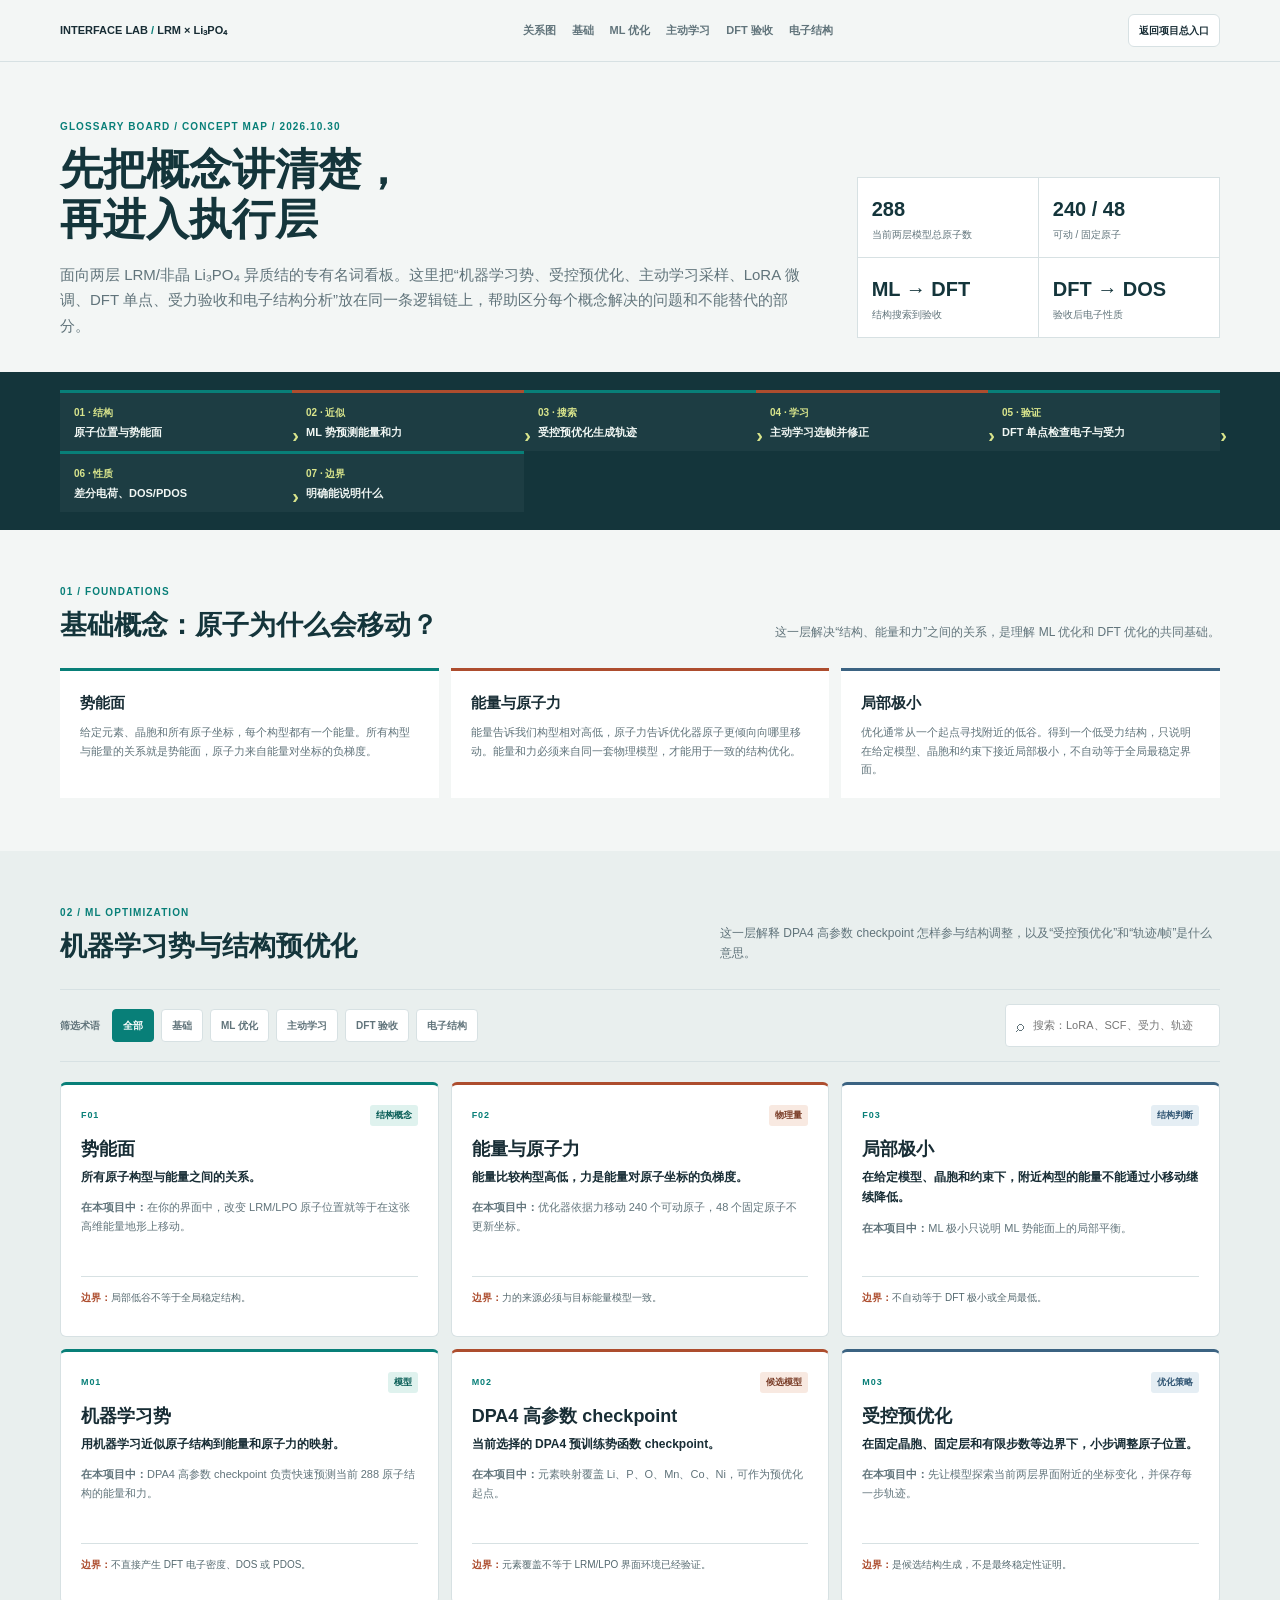
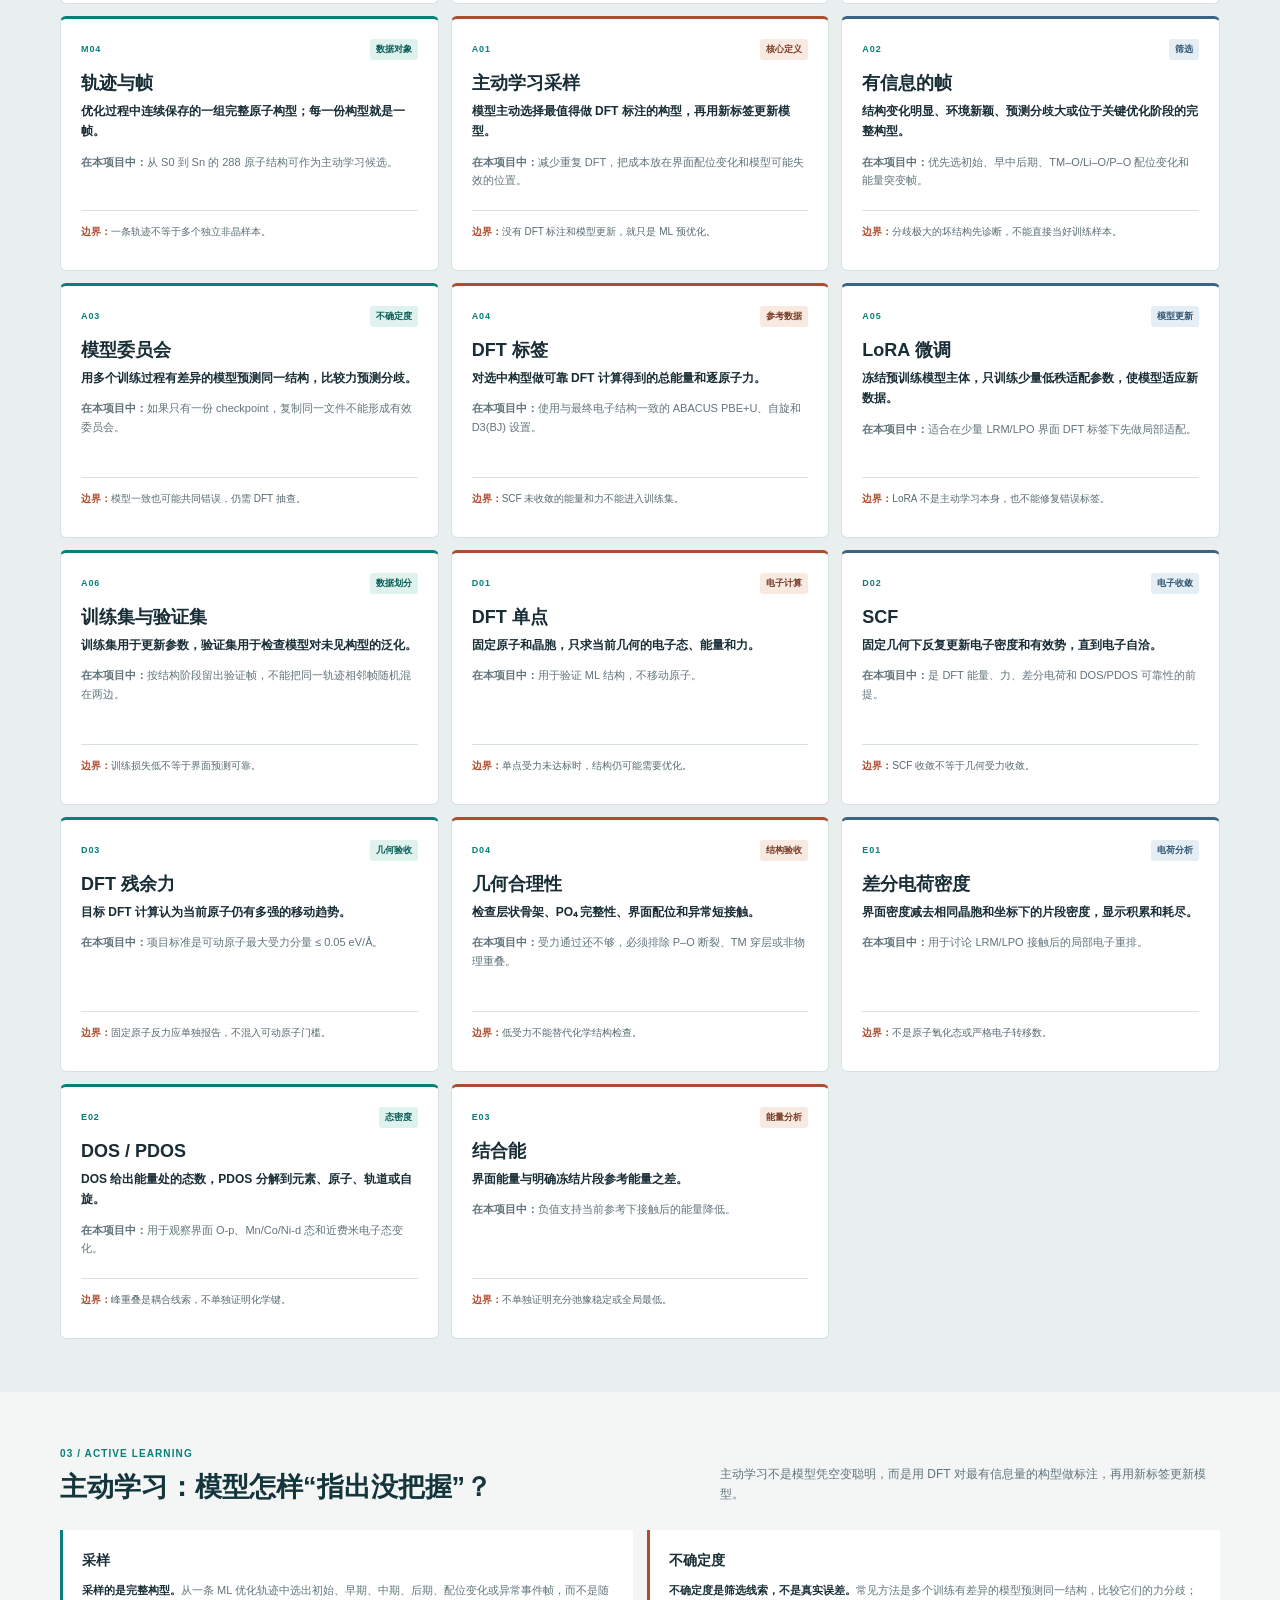
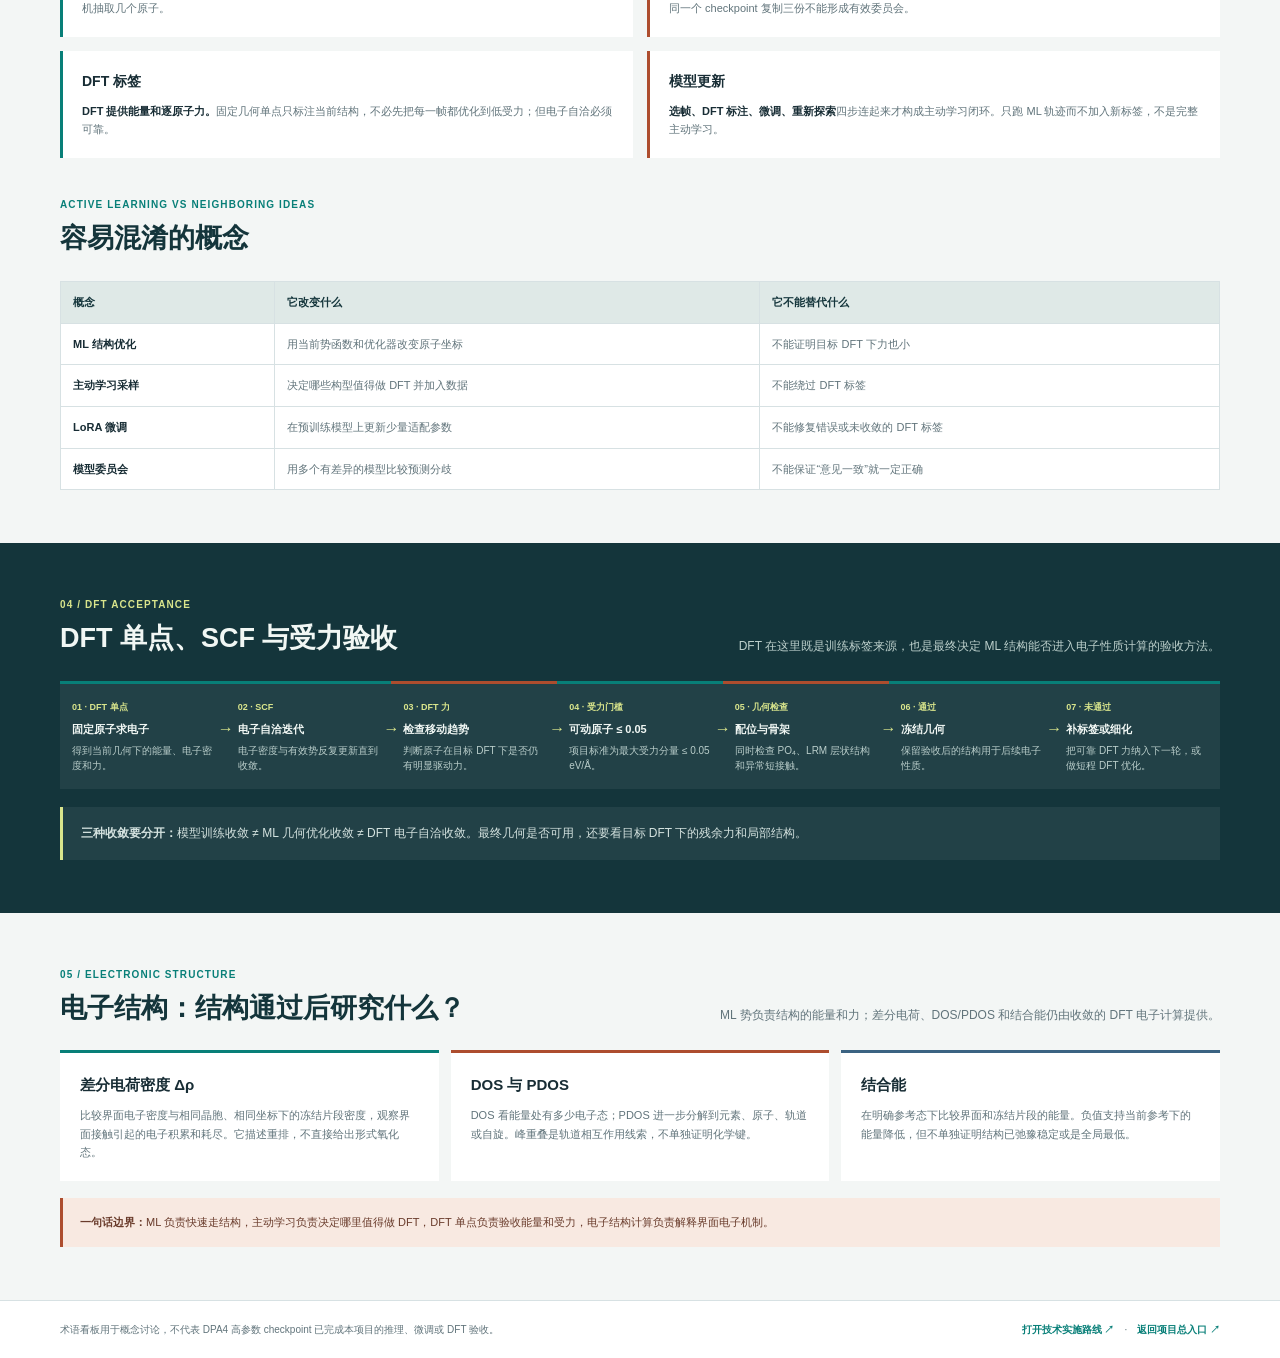
<file: project_results_web/mlip-glossary.html>
<!doctype html>
<html lang="zh-CN">
<head>
  <meta charset="utf-8">
  <meta name="viewport" content="width=device-width, initial-scale=1">
  <meta name="description" content="LRM/LPO 异质结机器学习势、主动学习、DFT 验收和电子结构分析术语看板。">
  <title>术语看板 | ML 势 × 主动学习 × DFT</title>
  <style>
    :root{--ink:#182d35;--muted:#61747b;--line:#d7e1e3;--paper:#f3f6f5;--white:#fff;--teal:#087f78;--teal-soft:#dff2ee;--rust:#ad4d2e;--rust-soft:#f8e9e1;--blue:#3b6382;--blue-soft:#e5eef4;--dark:#14353b;--lime:#d9e58c;--radius:6px}
    *{box-sizing:border-box}html{scroll-behavior:smooth;scroll-padding-top:84px}body{margin:0;background:var(--paper);color:var(--ink);font-family:"Aptos","Segoe UI","Microsoft YaHei",sans-serif;line-height:1.7}a{color:inherit}.wrap{width:min(1160px,calc(100% - 44px));margin:0 auto}.topbar{position:sticky;top:0;z-index:10;display:flex;align-items:center;justify-content:space-between;gap:18px;min-height:62px;padding:0 max(22px,calc((100vw - 1160px)/2));background:rgba(243,246,245,.97);border-bottom:1px solid var(--line)}.brand{font-size:11px;font-weight:900;text-decoration:none;white-space:nowrap}.brand span{color:var(--teal)}.nav{display:flex;gap:16px;font-size:11px;font-weight:800}.nav a{color:var(--muted);text-decoration:none;white-space:nowrap}.nav a:hover{color:var(--teal)}.back{padding:7px 10px;border:1px solid var(--line);border-radius:var(--radius);background:#fff;text-decoration:none;font-size:10px;font-weight:800;white-space:nowrap}.hero{padding:56px 0 34px}.eyebrow{margin:0 0 9px;color:var(--teal);font-size:10px;font-weight:900;letter-spacing:.11em}.hero-grid{display:grid;grid-template-columns:1.35fr .65fr;gap:42px;align-items:end}.hero h1{max-width:780px;margin:0;color:var(--dark);font-size:43px;line-height:1.17}.hero-lead{max-width:770px;margin:17px 0 0;color:var(--muted);font-size:15px}.facts{display:grid;grid-template-columns:1fr 1fr;gap:1px;background:var(--line);border:1px solid var(--line)}.fact{padding:14px;background:#fff}.fact b{display:block;color:var(--dark);font-size:20px}.fact span{display:block;color:var(--muted);font-size:10px}.flow-band{background:var(--dark);color:#f1f7f4}.flow-band .wrap{display:grid;grid-template-columns:repeat(5,1fr);gap:0;padding:18px 0}.flow-step{position:relative;padding:11px 14px;border-top:3px solid var(--teal);background:rgba(255,255,255,.04)}.flow-step:nth-child(2),.flow-step:nth-child(4){border-color:var(--rust)}.flow-step:not(:last-child):after{content:"›";position:absolute;right:-7px;top:25px;color:var(--lime);font-size:20px;font-weight:900;z-index:1}.flow-step b{display:block;color:var(--lime);font-size:10px}.flow-step span{display:block;margin-top:4px;font-size:11px;font-weight:800;line-height:1.35}.section{padding:53px 0}.section.alt{background:#e9efee}.section.dark{background:var(--dark);color:#f1f7f4}.section-head{display:flex;justify-content:space-between;align-items:end;gap:28px;margin-bottom:25px}.section-head h2{margin:0;color:var(--dark);font-size:27px;line-height:1.25}.dark .section-head h2{color:#f1f7f4}.intro{max-width:500px;margin:0;color:var(--muted);font-size:12px}.dark .intro{color:#bdd0cc}.principles{display:grid;grid-template-columns:repeat(3,1fr);gap:12px}.principle{padding:19px 20px;border-top:3px solid var(--teal);background:#fff}.principle:nth-child(2){border-color:var(--rust)}.principle:nth-child(3){border-color:var(--blue)}.principle h3{margin:0 0 8px;font-size:15px}.principle p{margin:0;color:var(--muted);font-size:11px}.controls{display:flex;justify-content:space-between;gap:18px;align-items:center;padding:14px 0;border-top:1px solid var(--line);border-bottom:1px solid var(--line)}.filters{display:flex;flex-wrap:wrap;gap:7px;align-items:center}.filters label{margin-right:5px;color:var(--muted);font-size:10px;font-weight:900}.filter{padding:7px 10px;border:1px solid var(--line);border-radius:4px;background:#fff;color:var(--muted);font:inherit;font-size:10px;font-weight:800;cursor:pointer}.filter.active{border-color:var(--teal);background:var(--teal);color:#fff}.search{display:flex;align-items:center;gap:7px;min-width:215px;padding:7px 10px;border:1px solid var(--line);border-radius:4px;background:#fff;color:var(--muted)}.search input{width:100%;border:0;outline:0;background:transparent;color:var(--ink);font:inherit;font-size:11px}.term-grid{display:grid;grid-template-columns:repeat(3,1fr);gap:12px;margin-top:20px}.term-card{display:flex;flex-direction:column;min-height:255px;padding:20px;border:1px solid var(--line);border-top:3px solid var(--teal);background:#fff;border-radius:var(--radius)}.term-card:nth-child(3n+2){border-top-color:var(--rust)}.term-card:nth-child(3n){border-top-color:var(--blue)}.term-card.hidden{display:none}.term-top{display:flex;justify-content:space-between;gap:10px;align-items:center}.term-code{color:var(--teal);font-size:9px;font-weight:900;letter-spacing:.1em}.term-kind{padding:3px 6px;border-radius:3px;background:var(--teal-soft);color:#075c55;font-size:9px;font-weight:900}.term-card:nth-child(3n+2) .term-kind{background:var(--rust-soft);color:#783b26}.term-card:nth-child(3n) .term-kind{background:var(--blue-soft);color:#315674}.term-card h3{margin:12px 0 6px;font-size:18px;line-height:1.25}.term-card .definition{margin:0;color:var(--ink);font-size:12px;font-weight:700}.term-card .project{margin:11px 0 0;color:var(--muted);font-size:11px}.term-card .boundary{margin-top:auto;padding-top:12px;border-top:1px solid var(--line);color:#566a70;font-size:10px}.term-card .boundary b{color:var(--rust)}.empty{display:none;padding:35px 15px;text-align:center;color:var(--muted);font-size:12px}.distinctions{display:grid;grid-template-columns:repeat(2,1fr);gap:14px}.distinction{padding:19px;background:#fff;border-left:3px solid var(--teal)}.distinction:nth-child(2n){border-color:var(--rust)}.distinction h3{margin:0 0 8px;font-size:14px}.distinction p{margin:0;color:var(--muted);font-size:11px}.distinction strong{color:var(--ink)}.matrix{overflow:auto}table{width:100%;border-collapse:collapse;background:#fff;font-size:11px}th,td{padding:11px 12px;border:1px solid var(--line);text-align:left;vertical-align:top}th{background:#dfe9e7;color:var(--dark)}td{color:var(--muted)}td:first-child{font-weight:800;color:var(--ink);white-space:nowrap}.sequence{display:grid;grid-template-columns:repeat(7,1fr);gap:0}.sequence-step{position:relative;padding:16px 12px;background:rgba(255,255,255,.06);border-top:3px solid var(--teal)}.sequence-step:nth-child(3),.sequence-step:nth-child(5){border-color:var(--rust)}.sequence-step:not(:last-child):after{content:"→";position:absolute;right:-8px;top:31px;color:var(--lime);z-index:1;font-weight:900}.sequence-step b{display:block;color:var(--lime);font-size:9px}.sequence-step span{display:block;margin-top:7px;color:#f1f7f4;font-size:11px;font-weight:800;line-height:1.35}.sequence-step p{margin:6px 0 0;color:#b9cdca;font-size:10px;line-height:1.5}.takeaway{margin-top:18px;padding:16px 18px;border-left:3px solid var(--lime);background:rgba(255,255,255,.06);color:#d4e2df;font-size:12px}.footer{padding:20px 0;border-top:1px solid var(--line);background:#fff;color:var(--muted);font-size:10px}.footer-inner{display:flex;justify-content:space-between;gap:18px}.footer a{color:var(--teal);font-weight:800;text-decoration:none}
    @media(max-width:900px){.nav{gap:9px;font-size:9px}.hero-grid{grid-template-columns:1fr}.flow-band .wrap{grid-template-columns:repeat(3,1fr);gap:6px}.flow-step:not(:last-child):after,.sequence-step:not(:last-child):after{display:none}.term-grid{grid-template-columns:repeat(2,1fr)}.sequence{grid-template-columns:repeat(4,1fr);gap:7px}.sequence-step{border:1px solid rgba(255,255,255,.12)}}
    @media(max-width:600px){.wrap{width:calc(100% - 30px)}.topbar{padding:8px 15px;min-height:55px;flex-wrap:wrap}.brand{font-size:9px}.nav{order:3;width:100%;overflow:auto;padding:2px 0 5px}.back{font-size:9px}.hero{padding:37px 0 27px}.hero h1{font-size:32px}.hero-lead{font-size:13px}.section{padding:40px 0}.section-head{display:block}.section-head h2{font-size:22px}.intro{margin-top:9px}.flow-band .wrap{grid-template-columns:repeat(2,1fr)}.principles,.term-grid,.distinctions{grid-template-columns:1fr}.controls{display:block}.search{margin-top:11px;min-width:0}.sequence{grid-template-columns:1fr 1fr}.footer-inner{display:block}.footer-inner span{display:block;margin-top:5px}}
    @media print{.topbar{position:static}.back{display:none}.section{padding:28px 0}.term-card,.principle,.distinction{break-inside:avoid}.controls{display:none}}
  </style>
</head>
<body>
  <header class="topbar">
    <a class="brand" href="index.html">INTERFACE LAB <span>/</span> LRM × Li₃PO₄</a>
    <nav class="nav" aria-label="术语看板目录"><a href="#map">关系图</a><a href="#foundations">基础</a><a href="#ml">ML 优化</a><a href="#active">主动学习</a><a href="#dft">DFT 验收</a><a href="#electronic">电子结构</a></nav>
    <a class="back" href="project-hub.html">返回项目总入口</a>
  </header>

  <main>
    <section class="hero wrap">
      <p class="eyebrow">GLOSSARY BOARD / CONCEPT MAP / 2026.10.30</p>
      <div class="hero-grid">
        <div><h1>先把概念讲清楚，<br>再进入执行层</h1><p class="hero-lead">面向两层 LRM/非晶 Li₃PO₄ 异质结的专有名词看板。这里把“机器学习势、受控预优化、主动学习采样、LoRA 微调、DFT 单点、受力验收和电子结构分析”放在同一条逻辑链上，帮助区分每个概念解决的问题和不能替代的部分。</p></div>
        <div class="facts"><div class="fact"><b>288</b><span>当前两层模型总原子数</span></div><div class="fact"><b>240 / 48</b><span>可动 / 固定原子</span></div><div class="fact"><b>ML → DFT</b><span>结构搜索到验收</span></div><div class="fact"><b>DFT → DOS</b><span>验收后电子性质</span></div></div>
      </div>
    </section>

    <section class="flow-band" id="map"><div class="wrap"><div class="flow-step"><b>01 · 结构</b><span>原子位置与势能面</span></div><div class="flow-step"><b>02 · 近似</b><span>ML 势预测能量和力</span></div><div class="flow-step"><b>03 · 搜索</b><span>受控预优化生成轨迹</span></div><div class="flow-step"><b>04 · 学习</b><span>主动学习选帧并修正</span></div><div class="flow-step"><b>05 · 验证</b><span>DFT 单点检查电子与受力</span></div><div class="flow-step"><b>06 · 性质</b><span>差分电荷、DOS/PDOS</span></div><div class="flow-step"><b>07 · 边界</b><span>明确能说明什么</span></div></div></section>

    <section class="section wrap" id="foundations">
      <div class="section-head"><div><p class="eyebrow">01 / FOUNDATIONS</p><h2>基础概念：原子为什么会移动？</h2></div><p class="intro">这一层解决“结构、能量和力”之间的关系，是理解 ML 优化和 DFT 优化的共同基础。</p></div>
      <div class="principles"><article class="principle"><h3>势能面</h3><p>给定元素、晶胞和所有原子坐标，每个构型都有一个能量。所有构型与能量的关系就是势能面，原子力来自能量对坐标的负梯度。</p></article><article class="principle"><h3>能量与原子力</h3><p>能量告诉我们构型相对高低，原子力告诉优化器原子更倾向向哪里移动。能量和力必须来自同一套物理模型，才能用于一致的结构优化。</p></article><article class="principle"><h3>局部极小</h3><p>优化通常从一个起点寻找附近的低谷。得到一个低受力结构，只说明在给定模型、晶胞和约束下接近局部极小，不自动等于全局最稳定界面。</p></article></div>
    </section>

    <section class="section alt" id="ml">
      <div class="wrap"><div class="section-head"><div><p class="eyebrow">02 / ML OPTIMIZATION</p><h2>机器学习势与结构预优化</h2></div><p class="intro">这一层解释 DPA4 高参数 checkpoint 怎样参与结构调整，以及“受控预优化”和“轨迹/帧”是什么意思。</p></div>
        <div class="controls" aria-label="术语筛选"><div class="filters"><label>筛选术语</label><button class="filter active" data-filter="all">全部</button><button class="filter" data-filter="基础">基础</button><button class="filter" data-filter="ML 优化">ML 优化</button><button class="filter" data-filter="主动学习">主动学习</button><button class="filter" data-filter="DFT 验收">DFT 验收</button><button class="filter" data-filter="电子结构">电子结构</button></div><label class="search"><span>⌕</span><input id="term-search" type="search" placeholder="搜索：LoRA、SCF、受力、轨迹"></label></div>
        <div id="term-grid" class="term-grid"></div><div id="empty" class="empty">没有找到匹配术语。</div>
      </div>
    </section>

    <section class="section wrap" id="active">
      <div class="section-head"><div><p class="eyebrow">03 / ACTIVE LEARNING</p><h2>主动学习：模型怎样“指出没把握”？</h2></div><p class="intro">主动学习不是模型凭空变聪明，而是用 DFT 对最有信息量的构型做标注，再用新标签更新模型。</p></div>
      <div class="distinctions"><article class="distinction"><h3>采样</h3><p><strong>采样的是完整构型。</strong>从一条 ML 优化轨迹中选出初始、早期、中期、后期、配位变化或异常事件帧，而不是随机抽取几个原子。</p></article><article class="distinction"><h3>不确定度</h3><p><strong>不确定度是筛选线索，不是真实误差。</strong>常见方法是多个训练有差异的模型预测同一结构，比较它们的力分歧；同一个 checkpoint 复制三份不能形成有效委员会。</p></article><article class="distinction"><h3>DFT 标签</h3><p><strong>DFT 提供能量和逐原子力。</strong>固定几何单点只标注当前结构，不必先把每一帧都优化到低受力；但电子自洽必须可靠。</p></article><article class="distinction"><h3>模型更新</h3><p><strong>选帧、DFT 标注、微调、重新探索</strong>四步连起来才构成主动学习闭环。只跑 ML 轨迹而不加入新标签，不是完整主动学习。</p></article></div>
      <div class="section-head" style="margin-top:38px"><div><p class="eyebrow">ACTIVE LEARNING VS NEIGHBORING IDEAS</p><h2>容易混淆的概念</h2></div></div>
      <div class="matrix"><table><thead><tr><th>概念</th><th>它改变什么</th><th>它不能替代什么</th></tr></thead><tbody><tr><td>ML 结构优化</td><td>用当前势函数和优化器改变原子坐标</td><td>不能证明目标 DFT 下力也小</td></tr><tr><td>主动学习采样</td><td>决定哪些构型值得做 DFT 并加入数据</td><td>不能绕过 DFT 标签</td></tr><tr><td>LoRA 微调</td><td>在预训练模型上更新少量适配参数</td><td>不能修复错误或未收敛的 DFT 标签</td></tr><tr><td>模型委员会</td><td>用多个有差异的模型比较预测分歧</td><td>不能保证“意见一致”就一定正确</td></tr></tbody></table></div>
    </section>

    <section class="section dark" id="dft">
      <div class="wrap"><div class="section-head"><div><p class="eyebrow" style="color:var(--lime)">04 / DFT ACCEPTANCE</p><h2>DFT 单点、SCF 与受力验收</h2></div><p class="intro">DFT 在这里既是训练标签来源，也是最终决定 ML 结构能否进入电子性质计算的验收方法。</p></div>
        <div class="sequence"><div class="sequence-step"><b>01 · DFT 单点</b><span>固定原子求电子</span><p>得到当前几何下的能量、电子密度和力。</p></div><div class="sequence-step"><b>02 · SCF</b><span>电子自洽迭代</span><p>电子密度与有效势反复更新直到收敛。</p></div><div class="sequence-step"><b>03 · DFT 力</b><span>检查移动趋势</span><p>判断原子在目标 DFT 下是否仍有明显驱动力。</p></div><div class="sequence-step"><b>04 · 受力门槛</b><span>可动原子 ≤ 0.05</span><p>项目标准为最大受力分量 ≤ 0.05 eV/Å。</p></div><div class="sequence-step"><b>05 · 几何检查</b><span>配位与骨架</span><p>同时检查 PO₄、LRM 层状结构和异常短接触。</p></div><div class="sequence-step"><b>06 · 通过</b><span>冻结几何</span><p>保留验收后的结构用于后续电子性质。</p></div><div class="sequence-step"><b>07 · 未通过</b><span>补标签或细化</span><p>把可靠 DFT 力纳入下一轮，或做短程 DFT 优化。</p></div></div>
        <div class="takeaway"><strong>三种收敛要分开：</strong>模型训练收敛 ≠ ML 几何优化收敛 ≠ DFT 电子自洽收敛。最终几何是否可用，还要看目标 DFT 下的残余力和局部结构。</div>
      </div>
    </section>

    <section class="section wrap" id="electronic">
      <div class="section-head"><div><p class="eyebrow">05 / ELECTRONIC STRUCTURE</p><h2>电子结构：结构通过后研究什么？</h2></div><p class="intro">ML 势负责结构的能量和力；差分电荷、DOS/PDOS 和结合能仍由收敛的 DFT 电子计算提供。</p></div>
      <div class="principles"><article class="principle"><h3>差分电荷密度 Δρ</h3><p>比较界面电子密度与相同晶胞、相同坐标下的冻结片段密度，观察界面接触引起的电子积累和耗尽。它描述重排，不直接给出形式氧化态。</p></article><article class="principle"><h3>DOS 与 PDOS</h3><p>DOS 看能量处有多少电子态；PDOS 进一步分解到元素、原子、轨道或自旋。峰重叠是轨道相互作用线索，不单独证明化学键。</p></article><article class="principle"><h3>结合能</h3><p>在明确参考态下比较界面和冻结片段的能量。负值支持当前参考下的能量降低，但不单独证明结构已弛豫稳定或是全局最低。</p></article></div>
      <div class="callout" style="margin-top:17px;padding:15px 17px;border-left:3px solid var(--rust);background:var(--rust-soft);color:#693b2b;font-size:11px"><b>一句话边界：</b>ML 负责快速走结构，主动学习负责决定哪里值得做 DFT，DFT 单点负责验收能量和受力，电子结构计算负责解释界面电子机制。</div>
    </section>

    <footer class="footer"><div class="wrap footer-inner"><span>术语看板用于概念讨论，不代表 DPA4 高参数 checkpoint 已完成本项目的推理、微调或 DFT 验收。</span><span><a href="mlip-technical-plan.html">打开技术实施路线 ↗</a>　·　<a href="project-hub.html">返回项目总入口 ↗</a></span></div></footer>
  </main>
  <script>
    const terms = [
      {cat:"基础",code:"F01",kind:"结构概念",title:"势能面",definition:"所有原子构型与能量之间的关系。",project:"在你的界面中，改变 LRM/LPO 原子位置就等于在这张高维能量地形上移动。",boundary:"局部低谷不等于全局稳定结构。"},
      {cat:"基础",code:"F02",kind:"物理量",title:"能量与原子力",definition:"能量比较构型高低，力是能量对原子坐标的负梯度。",project:"优化器依据力移动 240 个可动原子，48 个固定原子不更新坐标。",boundary:"力的来源必须与目标能量模型一致。"},
      {cat:"基础",code:"F03",kind:"结构判断",title:"局部极小",definition:"在给定模型、晶胞和约束下，附近构型的能量不能通过小移动继续降低。",project:"ML 极小只说明 ML 势能面上的局部平衡。",boundary:"不自动等于 DFT 极小或全局最低。"},
      {cat:"ML 优化",code:"M01",kind:"模型",title:"机器学习势",definition:"用机器学习近似原子结构到能量和原子力的映射。",project:"DPA4 高参数 checkpoint 负责快速预测当前 288 原子结构的能量和力。",boundary:"不直接产生 DFT 电子密度、DOS 或 PDOS。"},
      {cat:"ML 优化",code:"M02",kind:"候选模型",title:"DPA4 高参数 checkpoint",definition:"当前选择的 DPA4 预训练势函数 checkpoint。",project:"元素映射覆盖 Li、P、O、Mn、Co、Ni，可作为预优化起点。",boundary:"元素覆盖不等于 LRM/LPO 界面环境已经验证。"},
      {cat:"ML 优化",code:"M03",kind:"优化策略",title:"受控预优化",definition:"在固定晶胞、固定层和有限步数等边界下，小步调整原子位置。",project:"先让模型探索当前两层界面附近的坐标变化，并保存每一步轨迹。",boundary:"是候选结构生成，不是最终稳定性证明。"},
      {cat:"ML 优化",code:"M04",kind:"数据对象",title:"轨迹与帧",definition:"优化过程中连续保存的一组完整原子构型；每一份构型就是一帧。",project:"从 S0 到 Sn 的 288 原子结构可作为主动学习候选。",boundary:"一条轨迹不等于多个独立非晶样本。"},
      {cat:"主动学习",code:"A01",kind:"核心定义",title:"主动学习采样",definition:"模型主动选择最值得做 DFT 标注的构型，再用新标签更新模型。",project:"减少重复 DFT，把成本放在界面配位变化和模型可能失效的位置。",boundary:"没有 DFT 标注和模型更新，就只是 ML 预优化。"},
      {cat:"主动学习",code:"A02",kind:"筛选",title:"有信息的帧",definition:"结构变化明显、环境新颖、预测分歧大或位于关键优化阶段的完整构型。",project:"优先选初始、早中后期、TM–O/Li–O/P–O 配位变化和能量突变帧。",boundary:"分歧极大的坏结构先诊断，不能直接当好训练样本。"},
      {cat:"主动学习",code:"A03",kind:"不确定度",title:"模型委员会",definition:"用多个训练过程有差异的模型预测同一结构，比较力预测分歧。",project:"如果只有一份 checkpoint，复制同一文件不能形成有效委员会。",boundary:"模型一致也可能共同错误，仍需 DFT 抽查。"},
      {cat:"主动学习",code:"A04",kind:"参考数据",title:"DFT 标签",definition:"对选中构型做可靠 DFT 计算得到的总能量和逐原子力。",project:"使用与最终电子结构一致的 ABACUS PBE+U、自旋和 D3(BJ) 设置。",boundary:"SCF 未收敛的能量和力不能进入训练集。"},
      {cat:"主动学习",code:"A05",kind:"模型更新",title:"LoRA 微调",definition:"冻结预训练模型主体，只训练少量低秩适配参数，使模型适应新数据。",project:"适合在少量 LRM/LPO 界面 DFT 标签下先做局部适配。",boundary:"LoRA 不是主动学习本身，也不能修复错误标签。"},
      {cat:"主动学习",code:"A06",kind:"数据划分",title:"训练集与验证集",definition:"训练集用于更新参数，验证集用于检查模型对未见构型的泛化。",project:"按结构阶段留出验证帧，不能把同一轨迹相邻帧随机混在两边。",boundary:"训练损失低不等于界面预测可靠。"},
      {cat:"DFT 验收",code:"D01",kind:"电子计算",title:"DFT 单点",definition:"固定原子和晶胞，只求当前几何的电子态、能量和力。",project:"用于验证 ML 结构，不移动原子。",boundary:"单点受力未达标时，结构仍可能需要优化。"},
      {cat:"DFT 验收",code:"D02",kind:"电子收敛",title:"SCF",definition:"固定几何下反复更新电子密度和有效势，直到电子自洽。",project:"是 DFT 能量、力、差分电荷和 DOS/PDOS 可靠性的前提。",boundary:"SCF 收敛不等于几何受力收敛。"},
      {cat:"DFT 验收",code:"D03",kind:"几何验收",title:"DFT 残余力",definition:"目标 DFT 计算认为当前原子仍有多强的移动趋势。",project:"项目标准是可动原子最大受力分量 ≤ 0.05 eV/Å。",boundary:"固定原子反力应单独报告，不混入可动原子门槛。"},
      {cat:"DFT 验收",code:"D04",kind:"结构验收",title:"几何合理性",definition:"检查层状骨架、PO₄ 完整性、界面配位和异常短接触。",project:"受力通过还不够，必须排除 P–O 断裂、TM 穿层或非物理重叠。",boundary:"低受力不能替代化学结构检查。"},
      {cat:"电子结构",code:"E01",kind:"电荷分析",title:"差分电荷密度",definition:"界面密度减去相同晶胞和坐标下的片段密度，显示积累和耗尽。",project:"用于讨论 LRM/LPO 接触后的局部电子重排。",boundary:"不是原子氧化态或严格电子转移数。"},
      {cat:"电子结构",code:"E02",kind:"态密度",title:"DOS / PDOS",definition:"DOS 给出能量处的态数，PDOS 分解到元素、原子、轨道或自旋。",project:"用于观察界面 O-p、Mn/Co/Ni-d 态和近费米电子态变化。",boundary:"峰重叠是耦合线索，不单独证明化学键。"},
      {cat:"电子结构",code:"E03",kind:"能量分析",title:"结合能",definition:"界面能量与明确冻结片段参考能量之差。",project:"负值支持当前参考下接触后的能量降低。",boundary:"不单独证明充分弛豫稳定或全局最低。"}
    ];
    const grid=document.getElementById('term-grid'), empty=document.getElementById('empty'), search=document.getElementById('term-search');
    let active='all';
    function render(){const q=(search.value||'').trim().toLowerCase();const visible=terms.filter(t=>(active==='all'||t.cat===active)&&(!q||[t.cat,t.code,t.kind,t.title,t.definition,t.project,t.boundary].join(' ').toLowerCase().includes(q)));grid.innerHTML=visible.map(t=>`<article class="term-card"><div class="term-top"><span class="term-code">${t.code}</span><span class="term-kind">${t.kind}</span></div><h3>${t.title}</h3><p class="definition">${t.definition}</p><p class="project"><b>在本项目中：</b>${t.project}</p><p class="boundary"><b>边界：</b>${t.boundary}</p></article>`).join('');empty.style.display=visible.length?'none':'block'}
    document.querySelectorAll('.filter').forEach(btn=>btn.addEventListener('click',()=>{active=btn.dataset.filter;document.querySelectorAll('.filter').forEach(x=>x.classList.toggle('active',x===btn));render()}));search.addEventListener('input',render);render();
  </script>
</body>
</html>
</file>
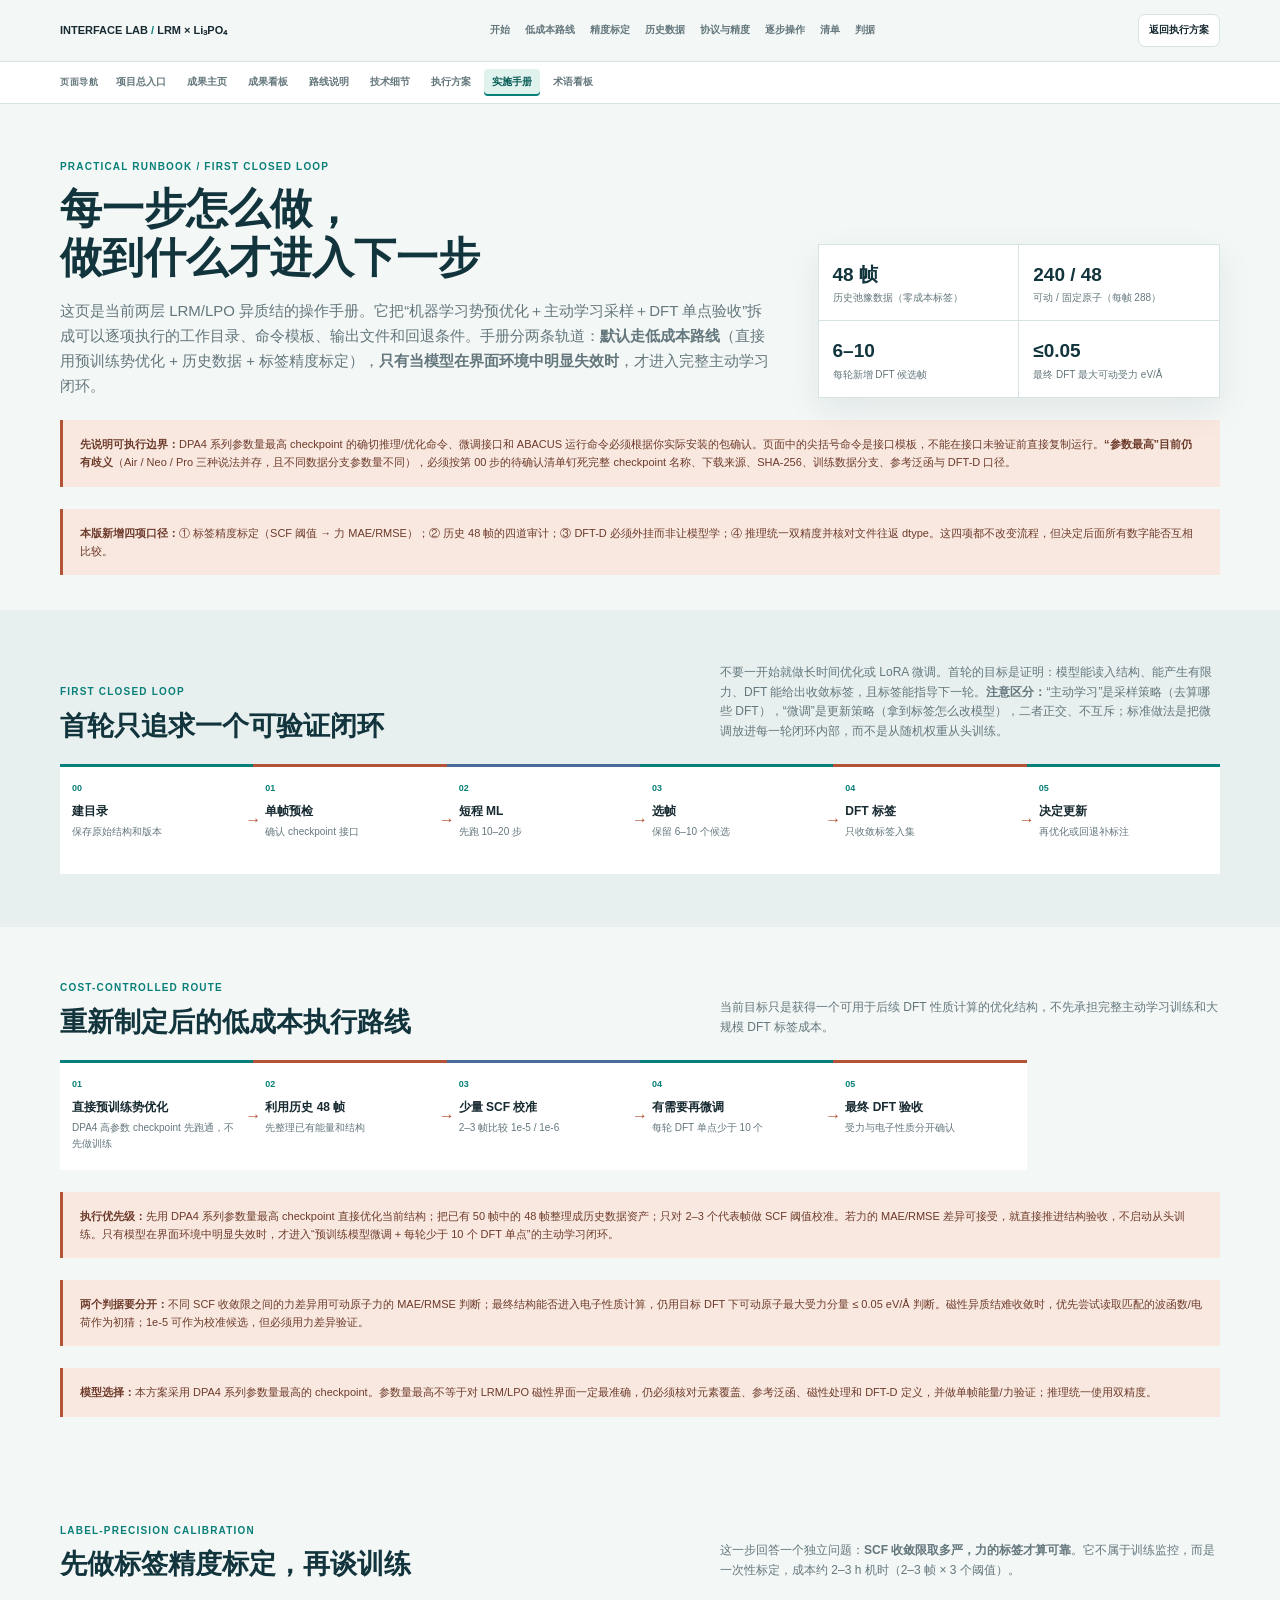
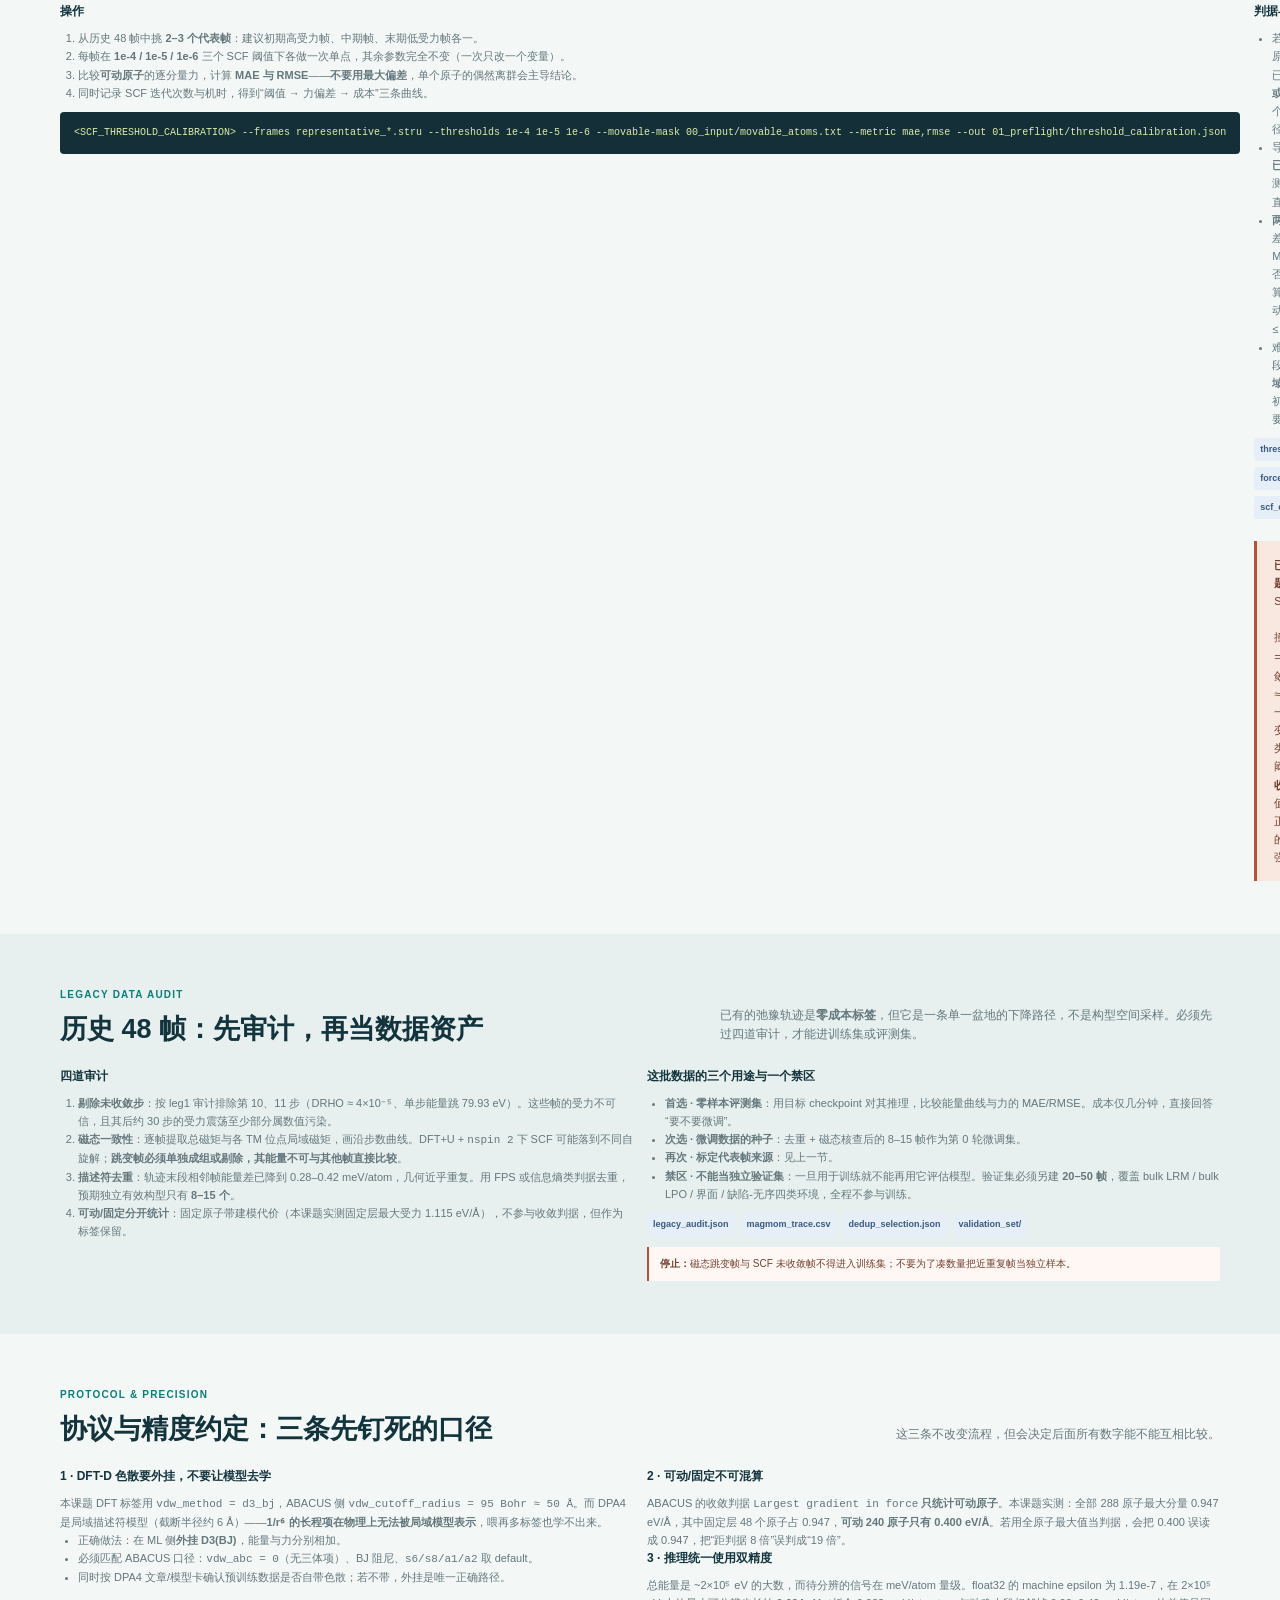
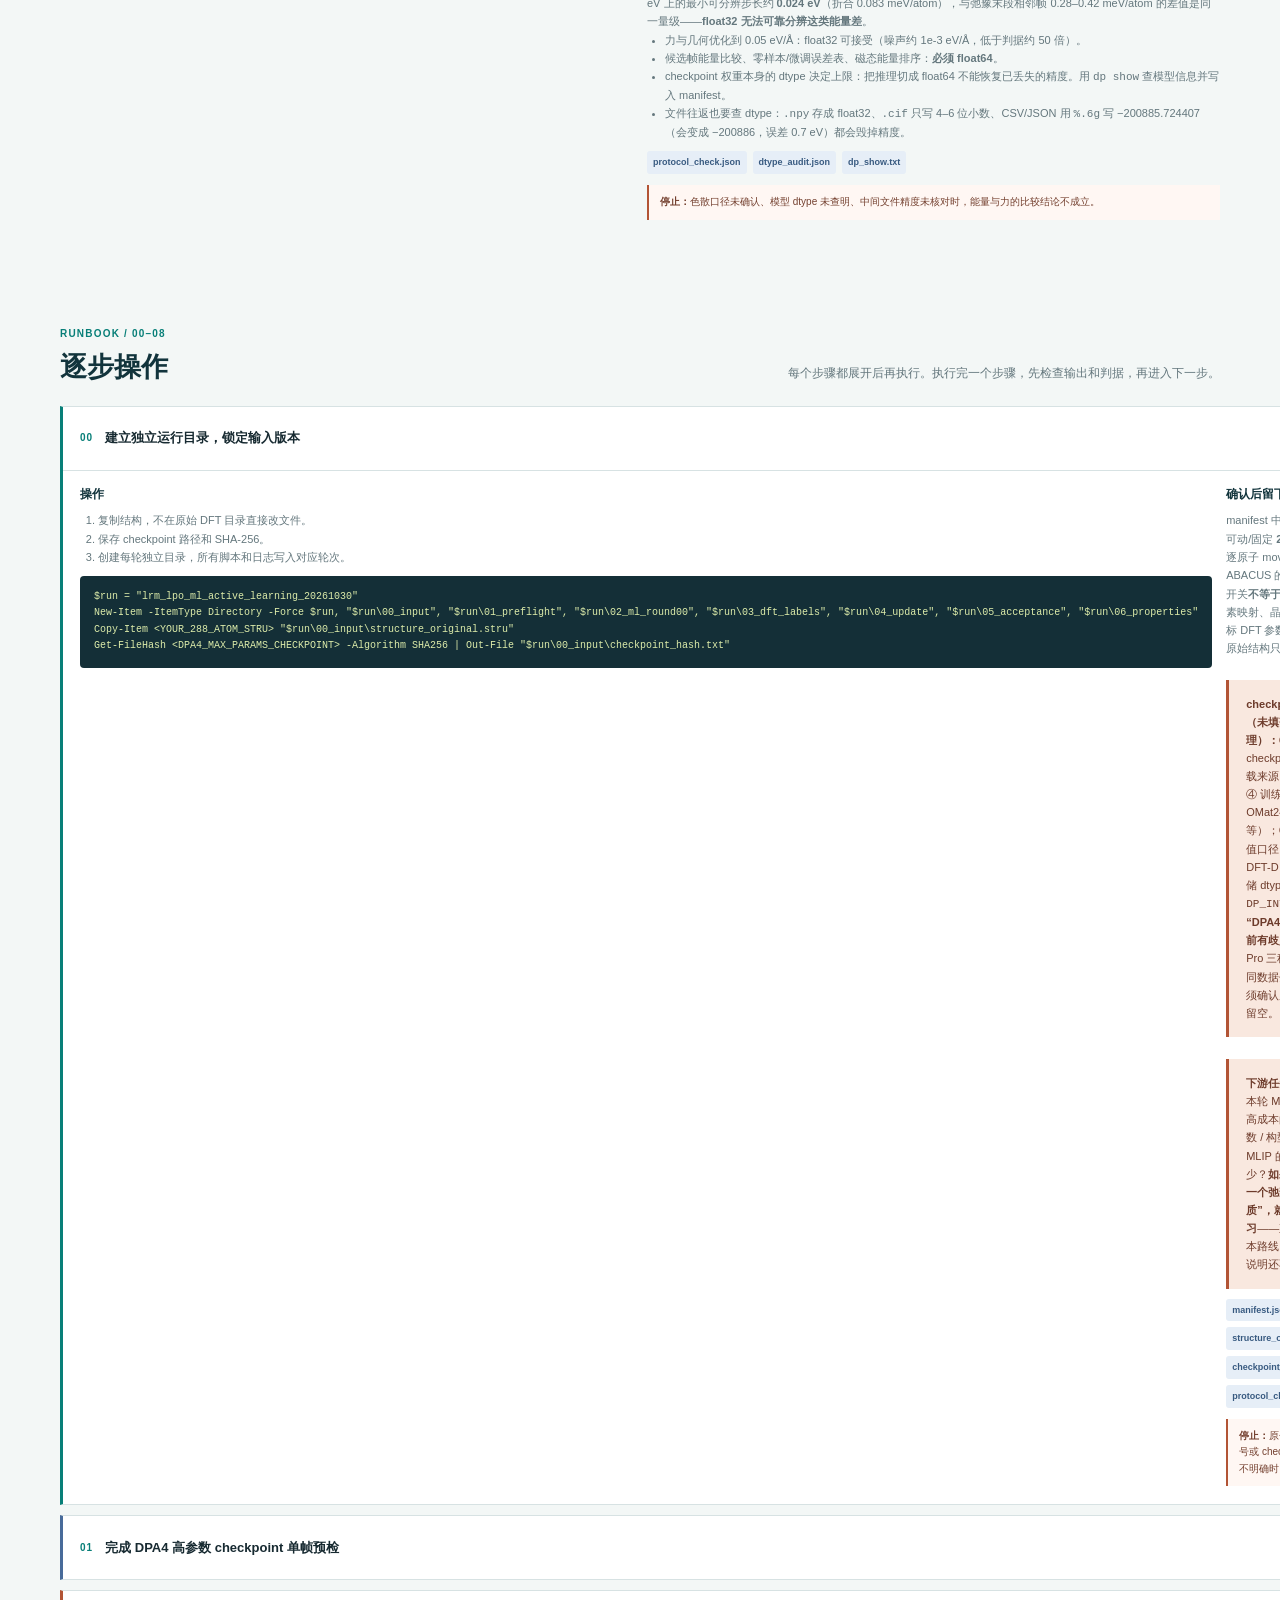
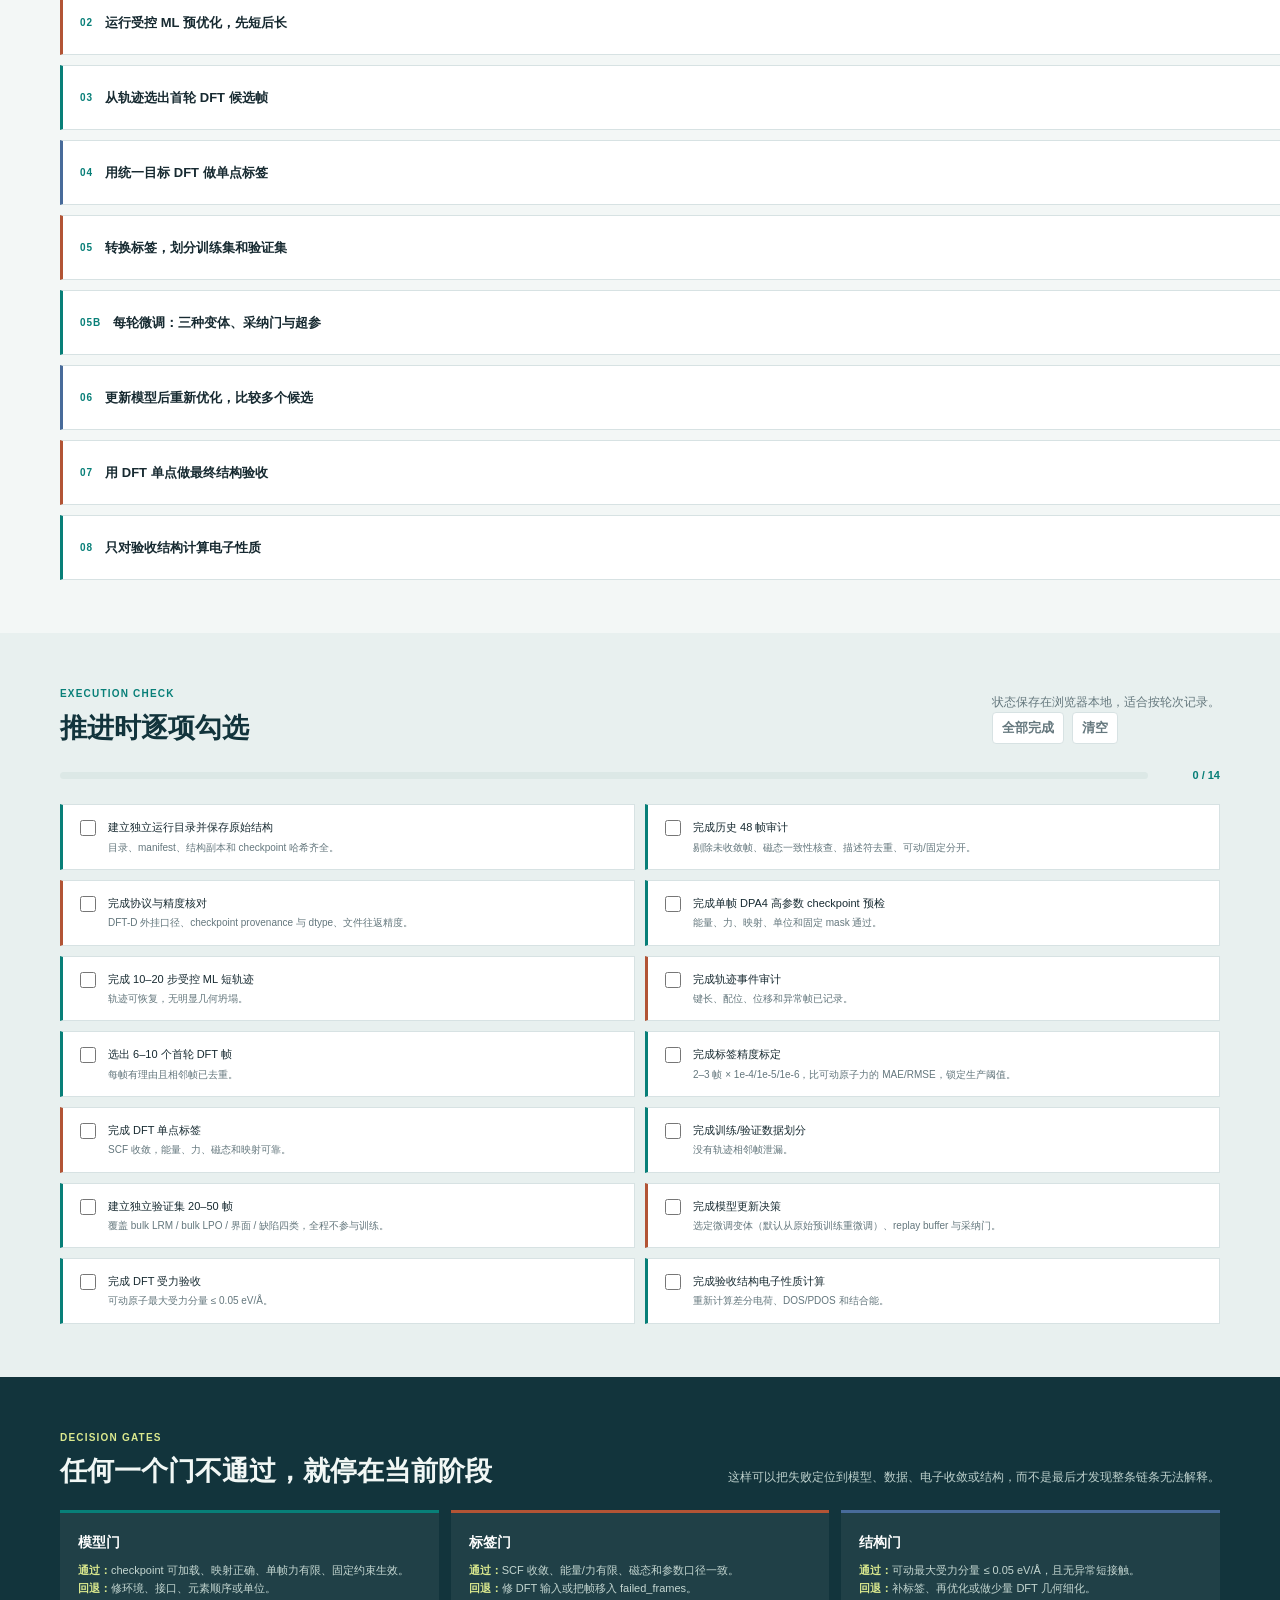
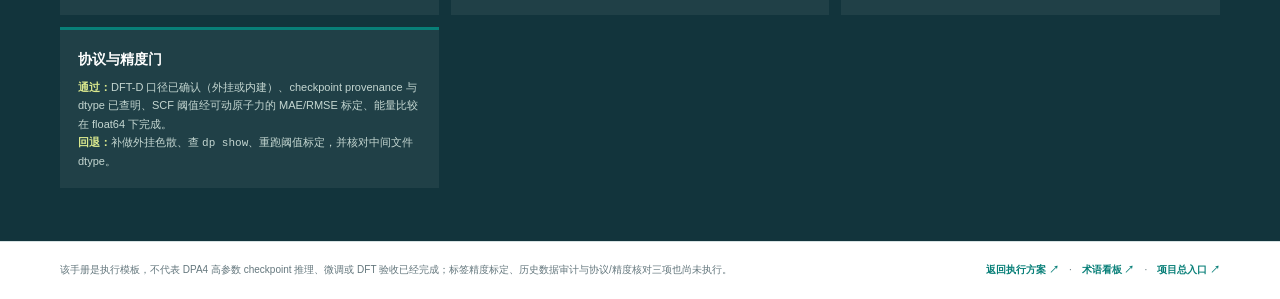
<file: project_results_web/mlip-step-runbook.html>
<!doctype html>
<html lang="zh-CN">
<head>
  <meta charset="utf-8">
  <meta name="viewport" content="width=device-width, initial-scale=1">
  <meta name="description" content="LRM/LPO 异质结使用 DPA4 高参数 checkpoint、历史弛豫数据与标签精度标定完成 DFT 结构验收的逐步实施手册（推理统一双精度）。">
  <title>逐步实施手册 | LRM × Li₃PO₄</title>
  <style>
    :root{--ink:#172a31;--muted:#64777d;--line:#d7e2e3;--paper:#f3f7f6;--white:#fff;--dark:#12343c;--teal:#087f78;--teal-soft:#dff2ee;--rust:#b25435;--rust-soft:#f9e8df;--blue:#486b9a;--blue-soft:#e6eef7;--lime:#dbe98e;--purple:#7561b3;--radius:7px;--shadow:0 12px 32px rgba(18,52,60,.08)}
    *{box-sizing:border-box}html{scroll-behavior:smooth;scroll-padding-top:78px}body{margin:0;background:var(--paper);color:var(--ink);font-family:"Aptos","Segoe UI","Microsoft YaHei",sans-serif;line-height:1.65}a{color:inherit}.wrap{width:min(1160px,calc(100% - 44px));margin:0 auto}.topbar{position:sticky;top:0;z-index:10;display:flex;align-items:center;justify-content:space-between;gap:18px;min-height:62px;padding:0 max(22px,calc((100vw - 1160px)/2));background:rgba(243,247,246,.97);border-bottom:1px solid var(--line)}.brand{font-size:11px;font-weight:900;text-decoration:none;white-space:nowrap}.brand span{color:var(--teal)}.nav{display:flex;gap:15px;align-items:center;font-size:10px;font-weight:800}.nav a{color:var(--muted);text-decoration:none;white-space:nowrap}.nav a:hover{color:var(--teal)}.back{padding:7px 10px;border:1px solid var(--line);border-radius:var(--radius);background:#fff;text-decoration:none;font-size:10px;font-weight:800;white-space:nowrap}.hero{padding:55px 0 35px}.eyebrow{margin:0 0 9px;color:var(--teal);font-size:10px;font-weight:900;letter-spacing:.12em}.hero-grid{display:grid;grid-template-columns:1.28fr .72fr;gap:42px;align-items:end}.hero h1{max-width:780px;margin:0;color:var(--dark);font-size:42px;line-height:1.17}.lead{max-width:780px;margin:17px 0 0;color:var(--muted);font-size:15px}.facts{display:grid;grid-template-columns:1fr 1fr;gap:1px;background:var(--line);border:1px solid var(--line);box-shadow:var(--shadow)}.fact{padding:14px;background:#fff}.fact b{display:block;color:var(--dark);font-size:19px}.fact span{display:block;color:var(--muted);font-size:10px}.notice{margin-top:22px;padding:15px 17px;border-left:3px solid var(--rust);background:var(--rust-soft);color:#6d3b2b;font-size:11px}.section{padding:53px 0}.section.alt{background:#e8f0ef}.section-head{display:flex;justify-content:space-between;align-items:end;gap:25px;margin-bottom:22px}.section-head h2{margin:0;color:var(--dark);font-size:27px;line-height:1.2}.intro{max-width:500px;margin:0;color:var(--muted);font-size:12px}.path{display:grid;grid-template-columns:repeat(6,1fr);gap:0;margin-top:22px}.path-step{position:relative;padding:14px 12px;min-height:110px;background:#fff;border-top:3px solid var(--teal)}.path-step:nth-child(2),.path-step:nth-child(5){border-color:var(--rust)}.path-step:nth-child(3){border-color:var(--blue)}.path-step:not(:last-child):after{content:"→";position:absolute;right:-8px;top:40px;z-index:1;color:var(--rust);font-weight:900}.path-step b{display:block;color:var(--teal);font-size:9px}.path-step strong{display:block;margin-top:7px;font-size:12px;line-height:1.35}.path-step span{display:block;margin-top:5px;color:var(--muted);font-size:10px}.folder{padding:17px 19px;background:var(--dark);color:#eaf4f1;border-radius:var(--radius);overflow:auto;font:11px/1.65 Consolas,"Courier New",monospace;white-space:pre}.folder b{color:var(--lime)}.runbook{display:grid;gap:10px}.step{border:1px solid var(--line);border-left:3px solid var(--teal);background:#fff}.step:nth-child(3n){border-left-color:var(--rust)}.step:nth-child(3n+2){border-left-color:var(--blue)}.step summary{display:flex;align-items:center;gap:12px;padding:15px 17px;cursor:pointer;list-style:none}.step summary::-webkit-details-marker{display:none}.step summary:after{content:"+";margin-left:auto;color:var(--teal);font-size:20px;font-weight:300}.step[open] summary:after{content:"−"}.step-no{color:var(--teal);font-size:10px;font-weight:900;letter-spacing:.1em}.step summary strong{font-size:13px}.step-body{padding:0 17px 18px;border-top:1px solid var(--line)}.cols{display:grid;grid-template-columns:1fr 1fr;gap:14px;margin-top:14px}.block h3{margin:0 0 7px;color:var(--dark);font-size:12px}.block p,.block li{margin:0;color:var(--muted);font-size:11px;line-height:1.65}.block ul,.block ol{margin:0;padding-left:18px}.code{position:relative;margin:10px 0 0;padding:13px 14px;overflow:auto;background:#142f37;color:#ddecaa;border-radius:4px;font:10px/1.65 Consolas,"Courier New",monospace;white-space:pre}.copy{position:absolute;right:8px;top:7px;border:1px solid rgba(219,233,142,.5);border-radius:3px;padding:3px 6px;background:transparent;color:var(--lime);font:9px Consolas;cursor:pointer}.copy:hover{background:rgba(219,233,142,.12)}.outputs{display:flex;flex-wrap:wrap;gap:6px;margin-top:10px}.outputs span{padding:4px 6px;border-radius:3px;background:var(--blue-soft);color:#385a80;font-size:9px;font-weight:800}.stop{margin-top:11px;padding:9px 11px;border-left:2px solid var(--rust);background:#fff7f3;color:#74402f;font-size:10px}.check-grid{display:grid;grid-template-columns:repeat(2,1fr);gap:10px}.check{display:flex;gap:9px;padding:13px;border:1px solid var(--line);border-left:3px solid var(--teal);background:#fff;cursor:pointer}.check:nth-child(3n){border-left-color:var(--rust)}.check input{width:16px;height:16px;margin-top:2px;accent-color:var(--teal)}.check span{font-size:11px}.check small{display:block;margin-top:3px;color:var(--muted);font-size:10px}.check.done{background:#edf7f4}.check.done span{text-decoration:line-through;color:#6d8382}.progress{display:flex;align-items:center;gap:10px;margin:15px 0 20px}.bar{height:7px;flex:1;background:#dce8e6;border-radius:7px;overflow:hidden}.bar i{display:block;width:0;height:100%;background:var(--teal);transition:width .2s}.progress b{min-width:62px;color:var(--teal);font-size:11px;text-align:right}.controls{display:flex;gap:8px}.small{padding:6px 9px;border:1px solid var(--line);border-radius:4px;background:#fff;color:var(--muted);font:10px/1.2 inherit;font-weight:800;cursor:pointer}.small:hover{border-color:var(--teal);color:var(--teal)}.dark{background:var(--dark);color:#eef7f4}.dark .section-head h2{color:#f1f7f5}.dark .intro{color:#bdd0cc}.decision{display:grid;grid-template-columns:repeat(3,1fr);gap:12px}.decision article{padding:18px;background:rgba(255,255,255,.06);border-top:3px solid var(--teal)}.decision article:nth-child(2){border-color:var(--rust)}.decision article:nth-child(3){border-color:var(--blue)}.decision h3{margin:0 0 7px;color:#fff;font-size:14px}.decision p{margin:0;color:#c4d6d1;font-size:11px}.decision b{color:var(--lime)}.footer{padding:20px 0;border-top:1px solid var(--line);background:#fff;color:var(--muted);font-size:10px}.footer-inner{display:flex;justify-content:space-between;gap:18px}.footer a{color:var(--teal);font-weight:800;text-decoration:none}@media(max-width:1000px){.path{grid-template-columns:repeat(3,1fr);gap:7px}.path-step:not(:last-child):after{display:none}.cols{grid-template-columns:1fr}}@media(max-width:780px){.nav{gap:9px;font-size:9px}.hero-grid{grid-template-columns:1fr}.section{padding:42px 0}.section-head{display:block}.intro{margin-top:9px}.path{grid-template-columns:repeat(2,1fr)}.check-grid,.decision{grid-template-columns:1fr}}@media(max-width:560px){.wrap{width:calc(100% - 30px)}.topbar{padding:8px 15px;min-height:55px;flex-wrap:wrap}.brand{font-size:9px}.nav{order:3;width:100%;overflow:auto;padding:2px 0 5px}.back{font-size:9px}.hero{padding:38px 0 28px}.hero h1{font-size:32px}.lead{font-size:13px}.facts{margin-top:5px}.path{grid-template-columns:1fr}.check-grid{grid-template-columns:1fr}.footer-inner{display:block}.footer-inner span{display:block;margin-top:5px}}
    .page-nav{display:flex;align-items:center;gap:5px;padding:7px max(22px,calc((100vw - 1160px)/2));border-bottom:1px solid var(--line);background:#fff;overflow:auto;white-space:nowrap}.page-nav-label{margin-right:4px;color:var(--muted);font-size:9px;font-weight:900;letter-spacing:.08em}.page-nav a{padding:5px 8px;border-radius:4px;color:var(--muted);font-size:10px;font-weight:800;text-decoration:none}.page-nav a:hover,.page-nav a.active{background:var(--teal-soft);color:#075b54}.page-nav a.active{box-shadow:inset 0 -2px 0 var(--teal)}
  </style>
</head>
<body>
  <header class="topbar">
    <a class="brand" href="project-hub.html">INTERFACE LAB <span>/</span> LRM × Li₃PO₄</a>
    <nav class="nav" aria-label="实施手册目录"><a href="#start">开始</a><a href="#cost-plan">低成本路线</a><a href="#calibration">精度标定</a><a href="#history">历史数据</a><a href="#protocol">协议与精度</a><a href="#runbook">逐步操作</a><a href="#check">清单</a><a href="#gates">判据</a></nav>
    <a class="back" href="mlip-execution-plan.html">返回执行方案</a>
  </header>
  <nav class="page-nav" aria-label="项目页面导航"><span class="page-nav-label">页面导航</span><a href="project-hub.html">项目总入口</a><a href="index.html">成果主页</a><a href="dashboard.html">成果看板</a><a href="mlip-active-learning.html">路线说明</a><a href="mlip-technical-plan.html">技术细节</a><a href="mlip-execution-plan.html">执行方案</a><a class="active" href="mlip-step-runbook.html">实施手册</a><a href="mlip-glossary.html">术语看板</a></nav>
  <main>
    <section class="hero wrap" id="start">
      <p class="eyebrow">PRACTICAL RUNBOOK / FIRST CLOSED LOOP</p>
      <div class="hero-grid">
        <div><h1>每一步怎么做，<br>做到什么才进入下一步</h1><p class="lead">这页是当前两层 LRM/LPO 异质结的操作手册。它把“机器学习势预优化＋主动学习采样＋DFT 单点验收”拆成可以逐项执行的工作目录、命令模板、输出文件和回退条件。手册分两条轨道：<b>默认走低成本路线</b>（直接用预训练势优化 + 历史数据 + 标签精度标定），<b>只有当模型在界面环境中明显失效时</b>，才进入完整主动学习闭环。</p></div>
        <div class="facts"><div class="fact"><b>48 帧</b><span>历史弛豫数据（零成本标签）</span></div><div class="fact"><b>240 / 48</b><span>可动 / 固定原子（每帧 288）</span></div><div class="fact"><b>6–10</b><span>每轮新增 DFT 候选帧</span></div><div class="fact"><b>≤0.05</b><span>最终 DFT 最大可动受力 eV/Å</span></div></div>
      </div>
      <div class="notice"><b>先说明可执行边界：</b>DPA4 系列参数量最高 checkpoint 的确切推理/优化命令、微调接口和 ABACUS 运行命令必须根据你实际安装的包确认。页面中的尖括号命令是接口模板，不能在接口未验证前直接复制运行。<b>“参数最高”目前仍有歧义</b>（Air / Neo / Pro 三种说法并存，且不同数据分支参数量不同），必须按第 00 步的待确认清单钉死完整 checkpoint 名称、下载来源、SHA-256、训练数据分支、参考泛函与 DFT-D 口径。</div>
      <div class="notice"><b>本版新增四项口径：</b>① 标签精度标定（SCF 阈值 → 力 MAE/RMSE）；② 历史 48 帧的四道审计；③ DFT-D 必须外挂而非让模型学；④ 推理统一双精度并核对文件往返 dtype。这四项都不改变流程，但决定后面所有数字能否互相比较。</div>
    </section>

    <section class="section alt">
      <div class="wrap"><div class="section-head"><div><p class="eyebrow">FIRST CLOSED LOOP</p><h2>首轮只追求一个可验证闭环</h2></div><p class="intro">不要一开始就做长时间优化或 LoRA 微调。首轮的目标是证明：模型能读入结构、能产生有限力、DFT 能给出收敛标签，且标签能指导下一轮。<b>注意区分：</b>“主动学习”是采样策略（去算哪些 DFT），“微调”是更新策略（拿到标签怎么改模型），二者正交、不互斥；标准做法是把微调放进每一轮闭环内部，而不是从随机权重从头训练。</p></div>
        <div class="path"><div class="path-step"><b>00</b><strong>建目录</strong><span>保存原始结构和版本</span></div><div class="path-step"><b>01</b><strong>单帧预检</strong><span>确认 checkpoint 接口</span></div><div class="path-step"><b>02</b><strong>短程 ML</strong><span>先跑 10–20 步</span></div><div class="path-step"><b>03</b><strong>选帧</strong><span>保留 6–10 个候选</span></div><div class="path-step"><b>04</b><strong>DFT 标签</strong><span>只收敛标签入集</span></div><div class="path-step"><b>05</b><strong>决定更新</strong><span>再优化或回退补标注</span></div></div>
      </div>
    </section>

    <section class="section" id="cost-plan">
      <div class="wrap"><div class="section-head"><div><p class="eyebrow">COST-CONTROLLED ROUTE</p><h2>重新制定后的低成本执行路线</h2></div><p class="intro">当前目标只是获得一个可用于后续 DFT 性质计算的优化结构，不先承担完整主动学习训练和大规模 DFT 标签成本。</p></div>
        <div class="path"><div class="path-step"><b>01</b><strong>直接预训练势优化</strong><span>DPA4 高参数 checkpoint 先跑通，不先做训练</span></div><div class="path-step"><b>02</b><strong>利用历史 48 帧</strong><span>先整理已有能量和结构</span></div><div class="path-step"><b>03</b><strong>少量 SCF 校准</strong><span>2–3 帧比较 1e-5 / 1e-6</span></div><div class="path-step"><b>04</b><strong>有需要再微调</strong><span>每轮 DFT 单点少于 10 个</span></div><div class="path-step"><b>05</b><strong>最终 DFT 验收</strong><span>受力与电子性质分开确认</span></div></div>
        <div class="notice"><b>执行优先级：</b>先用 DPA4 系列参数量最高 checkpoint 直接优化当前结构；把已有 50 帧中的 48 帧整理成历史数据资产；只对 2–3 个代表帧做 SCF 阈值校准。若力的 MAE/RMSE 差异可接受，就直接推进结构验收，不启动从头训练。只有模型在界面环境中明显失效时，才进入“预训练模型微调 + 每轮少于 10 个 DFT 单点”的主动学习闭环。</div>
        <div class="notice"><b>两个判据要分开：</b>不同 SCF 收敛限之间的力差异用可动原子力的 MAE/RMSE 判断；最终结构能否进入电子性质计算，仍用目标 DFT 下可动原子最大受力分量 ≤ 0.05 eV/Å 判断。磁性异质结难收敛时，优先尝试读取匹配的波函数/电荷作为初猜；1e-5 可作为校准候选，但必须用力差异验证。</div>
        <div class="notice"><b>模型选择：</b>本方案采用 DPA4 系列参数量最高的 checkpoint。参数量最高不等于对 LRM/LPO 磁性界面一定最准确，仍必须核对元素覆盖、参考泛函、磁性处理和 DFT-D 定义，并做单帧能量/力验证；推理统一使用双精度。</div>
      </div>
    </section>

    <section class="section" id="calibration">
      <div class="wrap"><div class="section-head"><div><p class="eyebrow">LABEL-PRECISION CALIBRATION</p><h2>先做标签精度标定，再谈训练</h2></div><p class="intro">这一步回答一个独立问题：<b>SCF 收敛限取多严，力的标签才算可靠</b>。它不属于训练监控，而是一次性标定，成本约 2–3 h 机时（2–3 帧 × 3 个阈值）。</p></div>
        <div class="cols">
          <div class="block"><h3>操作</h3><ol><li>从历史 48 帧中挑 <b>2–3 个代表帧</b>：建议初期高受力帧、中期帧、末期低受力帧各一。</li><li>每帧在 <b>1e-4 / 1e-5 / 1e-6</b> 三个 SCF 阈值下各做一次单点，其余参数完全不变（一次只改一个变量）。</li><li>比较<b>可动原子</b>的逐分量力，计算 <b>MAE 与 RMSE</b>——<b>不要用最大偏差</b>，单个原子的偶然离群会主导结论。</li><li>同时记录 SCF 迭代次数与机时，得到“阈值 → 力偏差 → 成本”三条曲线。</li></ol><pre class="code" data-copy="calib">&lt;SCF_THRESHOLD_CALIBRATION&gt; --frames representative_*.stru --thresholds 1e-4 1e-5 1e-6 --movable-mask 00_input/movable_atoms.txt --metric mae,rmse --out 01_preflight/threshold_calibration.json</pre><button class="copy" data-copy-target="calib">复制</button></div>
          <div class="block"><h3>判据与结论口径</h3><ul><li>若相邻阈值之间可动原子力的 MAE/RMSE 已在 <b>1e-3 eV/Å 量级或更低</b>，取较松的那个阈值作为生产口径。</li><li>导师意见是 <b>1e-5 通常已足够</b>，但必须用实测力差异验证，不能直接采用。</li><li><b>两个判据不要混：</b>力差异的收敛口径用 MAE/RMSE；结构能否进入电子性质计算，用目标 DFT 下可动原子最大受力分量 ≤ 0.05 eV/Å。</li><li>难收敛时的加速手段：读取<b>同一几何邻域</b>的波函数/电荷作为初猜、调 mixing、必要时用 uramping。</li></ul><div class="outputs"><span>threshold_calibration.json</span><span>force_mae_rmse.csv</span><span>scf_cost.csv</span></div><div class="notice"><b>已知反例（本课题 leg1）：</b>50 次 SCF 中有 2 次（第 10、11 步）撞满 <span style="font-family:monospace">scf_nmax = 600</span> 仍不收敛，末次 DRHO ≈ 4×10⁻⁵，其中一步单步能量跳变 <b>79.93 eV</b>。这类病态步在 1e-5 阈值下<b>同样不会收敛</b>——放宽阈值救不了它，真正的杠杆是更好的起始几何与更强的收敛手段。</div></div>
        </div>
      </div>
    </section>

    <section class="section alt" id="history">
      <div class="wrap"><div class="section-head"><div><p class="eyebrow">LEGACY DATA AUDIT</p><h2>历史 48 帧：先审计，再当数据资产</h2></div><p class="intro">已有的弛豫轨迹是<b>零成本标签</b>，但它是一条单一盆地的下降路径，不是构型空间采样。必须先过四道审计，才能进训练集或评测集。</p></div>
        <div class="cols">
          <div class="block"><h3>四道审计</h3><ol><li><b>剔除未收敛步</b>：按 leg1 审计排除第 10、11 步（DRHO ≈ 4×10⁻⁵、单步能量跳 79.93 eV）。这些帧的受力不可信，且其后约 30 步的受力震荡至少部分属数值污染。</li><li><b>磁态一致性</b>：逐帧提取总磁矩与各 TM 位点局域磁矩，画沿步数曲线。DFT+U + <span style="font-family:monospace">nspin 2</span> 下 SCF 可能落到不同自旋解；<b>跳变帧必须单独成组或剔除，其能量不可与其他帧直接比较</b>。</li><li><b>描述符去重</b>：轨迹末段相邻帧能量差已降到 0.28–0.42 meV/atom，几何近乎重复。用 FPS 或信息熵类判据去重，预期独立有效构型只有 <b>8–15 个</b>。</li><li><b>可动/固定分开统计</b>：固定原子带建模代价（本课题实测固定层最大受力 1.115 eV/Å），不参与收敛判据，但作为标签保留。</li></ol></div>
          <div class="block"><h3>这批数据的三个用途与一个禁区</h3><ul><li><b>首选 · 零样本评测集</b>：用目标 checkpoint 对其推理，比较能量曲线与力的 MAE/RMSE。成本仅几分钟，直接回答“要不要微调”。</li><li><b>次选 · 微调数据的种子</b>：去重 + 磁态核查后的 8–15 帧作为第 0 轮微调集。</li><li><b>再次 · 标定代表帧来源</b>：见上一节。</li><li><b>禁区 · 不能当独立验证集</b>：一旦用于训练就不能再用它评估模型。验证集必须另建 <b>20–50 帧</b>，覆盖 bulk LRM / bulk LPO / 界面 / 缺陷-无序四类环境，全程不参与训练。</li></ul><div class="outputs"><span>legacy_audit.json</span><span>magmom_trace.csv</span><span>dedup_selection.json</span><span>validation_set/</span></div><div class="stop"><b>停止：</b>磁态跳变帧与 SCF 未收敛帧不得进入训练集；不要为了凑数量把近重复帧当独立样本。</div></div>
        </div>
      </div>
    </section>

    <section class="section" id="protocol">
      <div class="wrap"><div class="section-head"><div><p class="eyebrow">PROTOCOL &amp; PRECISION</p><h2>协议与精度约定：三条先钉死的口径</h2></div><p class="intro">这三条不改变流程，但会决定后面所有数字能不能互相比较。</p></div>
        <div class="cols">
          <div class="block"><h3>1 · DFT-D 色散要外挂，不要让模型去学</h3><p>本课题 DFT 标签用 <span style="font-family:monospace">vdw_method = d3_bj</span>，ABACUS 侧 <span style="font-family:monospace">vdw_cutoff_radius = 95 Bohr ≈ 50 Å</span>。而 DPA4 是局域描述符模型（截断半径约 6 Å）——<b>1/r⁶ 的长程项在物理上无法被局域模型表示</b>，喂再多标签也学不出来。</p><ul><li>正确做法：在 ML 侧<b>外挂 D3(BJ)</b>，能量与力分别相加。</li><li>必须匹配 ABACUS 口径：<span style="font-family:monospace">vdw_abc = 0</span>（无三体项）、BJ 阻尼、<span style="font-family:monospace">s6/s8/a1/a2</span> 取 default。</li><li>同时按 DPA4 文章/模型卡确认预训练数据是否自带色散；若不带，外挂是唯一正确路径。</li></ul></div>
          <div class="block"><h3>2 · 可动/固定不可混算</h3><p>ABACUS 的收敛判据 <span style="font-family:monospace">Largest gradient in force</span> <b>只统计可动原子</b>。本课题实测：全部 288 原子最大分量 0.947 eV/Å，其中固定层 48 个原子占 0.947，<b>可动 240 原子只有 0.400 eV/Å</b>。若用全原子最大值当判据，会把 0.400 误读成 0.947，把“距判据 8 倍”误判成“19 倍”。</p><h3>3 · 推理统一使用双精度</h3><p>总能量是 ~2×10⁵ eV 的大数，而待分辨的信号在 meV/atom 量级。float32 的 machine epsilon 为 1.19e-7，在 2×10⁵ eV 上的最小可分辨步长约 <b>0.024 eV</b>（折合 0.083 meV/atom），与弛豫末段相邻帧 0.28–0.42 meV/atom 的差值是同一量级——<b>float32 无法可靠分辨这类能量差</b>。</p><ul><li>力与几何优化到 0.05 eV/Å：float32 可接受（噪声约 1e-3 eV/Å，低于判据约 50 倍）。</li><li>候选帧能量比较、零样本/微调误差表、磁态能量排序：<b>必须 float64</b>。</li><li>checkpoint 权重本身的 dtype 决定上限：把推理切成 float64 不能恢复已丢失的精度。用 <span style="font-family:monospace">dp show</span> 查模型信息并写入 manifest。</li><li>文件往返也要查 dtype：<span style="font-family:monospace">.npy</span> 存成 float32、<span style="font-family:monospace">.cif</span> 只写 4–6 位小数、CSV/JSON 用 <span style="font-family:monospace">%.6g</span> 写 −200885.724407（会变成 −200886，误差 0.7 eV）都会毁掉精度。</li></ul><div class="outputs"><span>protocol_check.json</span><span>dtype_audit.json</span><span>dp_show.txt</span></div><div class="stop"><b>停止：</b>色散口径未确认、模型 dtype 未查明、中间文件精度未核对时，能量与力的比较结论不成立。</div></div>
        </div>
      </div>
    </section>

    <section class="section wrap" id="runbook">
      <div class="section-head"><div><p class="eyebrow">RUNBOOK / 00–08</p><h2>逐步操作</h2></div><p class="intro">每个步骤都展开后再执行。执行完一个步骤，先检查输出和判据，再进入下一步。</p></div>
      <div class="runbook">
        <details class="step" open><summary><span class="step-no">00</span><strong>建立独立运行目录，锁定输入版本</strong></summary><div class="step-body"><div class="cols"><div class="block"><h3>操作</h3><ol><li>复制结构，不在原始 DFT 目录直接改文件。</li><li>保存 checkpoint 路径和 SHA-256。</li><li>创建每轮独立目录，所有脚本和日志写入对应轮次。</li></ol><pre class="code" data-copy="run">$run = "lrm_lpo_ml_active_learning_20261030"
New-Item -ItemType Directory -Force $run, "$run\00_input", "$run\01_preflight", "$run\02_ml_round00", "$run\03_dft_labels", "$run\04_update", "$run\05_acceptance", "$run\06_properties"
Copy-Item &lt;YOUR_288_ATOM_STRU&gt; "$run\00_input\structure_original.stru"
Get-FileHash &lt;DPA4_MAX_PARAMS_CHECKPOINT&gt; -Algorithm SHA256 | Out-File "$run\00_input\checkpoint_hash.txt"</pre><button class="copy" data-copy-target="run">复制</button></div><div class="block"><h3>确认后留下</h3><p>manifest 中写清：原子数 288、可动/固定 <b>240/48</b>（由 STRU 的逐原子 move flag 决定——注意 ABACUS 的 <span style="font-family:monospace">fixed_atoms</span> 全局开关<b>不等于</b>实际约束状态）、元素映射、晶胞、固定 mask、目标 DFT 参数、软件版本和日期。原始结构只读保存。</p><div class="notice"><b>checkpoint 待确认清单（未填齐不得进入推理）：</b>① 完整 checkpoint 名称；② 下载来源；③ SHA-256；④ 训练数据分支（MP / OMat24 / MatPES 等）；⑤ 参考泛函与 U 值口径；⑥ 是否自带 DFT-D 色散；⑦ 权重存储 dtype 与 <span style="font-family:monospace">DP_INTERFACE_PREC</span>。<b>“DPA4 系列参数最高”目前有歧义</b>：Air / Neo / Pro 三种说法并存，且不同数据分支参数量不同，须确认后钉死，不要长期留空。</div><div class="notice"><b>下游任务说明（必填）：</b>本轮 MLIP 要支撑哪个更高成本的任务？预计总步数 / 构型数是多少？不用 MLIP 的 DFT 成本是多少？<b>如果下游只是“得到一个弛豫结构 + 电子性质”，就不要启动主动学习</b>——直接走本页的低成本路线。写不出这一条，说明还不该投入训练。</div><div class="outputs"><span>manifest.json</span><span>structure_original.stru</span><span>checkpoint_hash.txt</span><span>protocol_check.json</span></div><div class="stop"><b>停止：</b>原子顺序、固定原子编号或 checkpoint provenance 不明确时，不进入 ML 推理。</div></div></div></div></details>
        <details class="step"><summary><span class="step-no">01</span><strong>完成 DPA4 高参数 checkpoint 单帧预检</strong></summary><div class="step-body"><div class="cols"><div class="block"><h3>操作</h3><ol><li>加载 checkpoint，不做坐标优化。</li><li>打印元素计数、type_map、原子数和晶胞。</li><li>输出总能量、逐原子力和最大力。</li><li>用回写结构确认 48 个固定原子坐标不变。</li></ol><pre class="code" data-copy="infer">&lt;DPA4_INFERENCE_COMMAND&gt; --checkpoint &lt;DPA4_MAX_PARAMS_CHECKPOINT&gt; --structure 00_input/structure_original.stru --output 01_preflight/single_frame</pre><button class="copy" data-copy-target="infer">复制</button></div><div class="block"><h3>判断</h3><ul><li>输出必须是有限数值，不能有 NaN/Inf。</li><li>Li、P、O、Mn、Co、Ni 映射正确。</li><li>单位与优化器接口一致。</li><li>固定 mask 真的被读取。</li></ul><div class="outputs"><span>single_frame_energy</span><span>forces</span><span>mapping_report</span></div><div class="stop"><b>停止：</b>如果加载失败、元素错位或单位不明，不通过更换优化参数来掩盖问题。</div></div></div></div></details>
        <details class="step"><summary><span class="step-no">02</span><strong>运行受控 ML 预优化，先短后长</strong></summary><div class="step-body"><div class="cols"><div class="block"><h3>操作</h3><ol><li>固定晶胞和 48 个固定原子。</li><li><b>02a 能力验证</b>：先运行 10–20 步，检查后再继续。</li><li><b>02b 生产采样</b>（仅在确需主动学习时）：10³–10⁵ 步，多温度 / 多应变 / 多起点。<b>“跑完 20 步”不等于“优化完成”。</b></li><li>限制单步最大位移，初始可从约 0.02–0.05 Å 的保守范围试起。</li><li>每一步保存坐标、能量、逐原子力和优化状态。</li><li>优化器收敛阈值不得低于推理精度地板（见“协议与精度约定”一节）；要压到 1e-2 eV/Å 以下就切 float64。</li></ol><div class="notice"><b>这一步的正当理由要说清楚：</b>ML 预优化的价值是给 DFT 一个好起点。本课题实测 DFT 自己跑 50 步 / 22.5 h 仍未收敛（可动最大受力 0.400 eV/Å，判据 0.05），且机时分布极不均匀——2 个未收敛步占了 9.2 h（整腿 41%）。因此“先粗后精”比“放宽收敛阈值”划算。</div><pre class="code" data-copy="opt">&lt;DPA4_OPTIMIZER_COMMAND&gt; --checkpoint &lt;DPA4_MAX_PARAMS_CHECKPOINT&gt; --input 00_input/structure_original.stru --steps 20 --fixed-mask fixed_atoms.txt --trajectory 02_ml_round00/trajectory.extxyz</pre><button class="copy" data-copy-target="opt">复制</button></div><div class="block"><h3>检查</h3><p>每段结束后统计最大位移、ML 最大力、界面距离、TM–O/Li–O/P–O 距离、PO₄ 完整性和异常短接触。</p><div class="outputs"><span>trajectory.extxyz</span><span>ml_energy_force.csv</span><span>geometry_audit.json</span></div><div class="stop"><b>停止：</b>能量爆炸、位移突增、P–O 断裂或层状骨架坍塌时，保留异常帧但不要延长轨迹。</div></div></div></div></details>
        <details class="step"><summary><span class="step-no">03</span><strong>从轨迹选出首轮 DFT 候选帧</strong></summary><div class="step-body"><div class="cols"><div class="block"><h3>建议数量和组成</h3><ul><li>初始帧 1 个。</li><li>早期、中期各 1–2 个。</li><li>后期或候选终点约 2 个。</li><li>配位改变、能量/力突变或大位移帧 1–2 个。</li><li><b>按化学环境配额，不只按轨迹位置</b>：LRM 体相 / LPO 体相 / 界面 0.5 nm 内 / 缺陷环境（O 空位、Li 空位、TM 反位、PO₄ 断裂、表面重构）四类都要有帧；界面与缺陷帧占比建议 ≥50%，否则模型会在你最关心的地方最不准。</li><li>相邻帧去重，首轮总数控制在 6–10 个。</li></ul><pre class="code" data-copy="select">&lt;FRAME_SELECTION_SCRIPT&gt; --trajectory 02_ml_round00/trajectory.extxyz --events geometry_audit.json --max-frames 10 --out 03_dft_labels/selection_manifest.json</pre><button class="copy" data-copy-target="select">复制</button></div><div class="block"><h3>没有模型委员会时</h3><p>第一轮采用事件驱动规则：位移、配位、键长、能量/力突变作为选帧信号。不要把同一个 checkpoint 复制三份称为委员会不确定度。</p><div class="outputs"><span>selection_manifest.json</span><span>frame_reason.csv</span><span>selected_frames/</span></div><div class="stop"><b>停止：</b>明显坏结构先诊断，不为了凑训练数量送入 DFT 或训练集。</div></div></div></div></details>
        <details class="step"><summary><span class="step-no">04</span><strong>用统一目标 DFT 做单点标签</strong></summary><div class="step-body"><div class="cols"><div class="block"><h3>操作</h3><ol><li>每个候选帧建立独立 ABACUS 目录，只做 SCF、不做离子步。</li><li>SCF 阈值按“标签精度标定”一节的结论取用：<b>1e-5 或 1e-6</b>，整批标签保持同一个值，不要逐帧变。</li><li>沿用目标 PBE+U、自旋、D3(BJ)、赝势、轨道和 KPT；<b>一次只改一个变量</b>。</li><li>保存总能量、288 个逐原子力、最终磁矩和 SCF 日志。</li><li>记录 <span style="font-family:monospace">DP_INTERFACE_PREC</span>、模型精度与各中间文件的 dtype。</li></ol><pre class="code" data-copy="abacus">Set-Location 03_dft_labels/frame_000
+mpirun -np &lt;NPROC&gt; abacus
+# 仅在 INPUT / STRU / KPT 和 ABACUS 可执行程序已审核后运行</pre><button class="copy" data-copy-target="abacus">复制</button></div><div class="block"><h3>进入数据集的门槛</h3><ul><li><b>SCF 真收敛</b>：DRHO 达标，能量和力为有限值。“程序正常结束、步数用尽”不等于收敛。</li><li>原子顺序、单位、晶胞完全对应；可动/固定 mask 逐帧核对一致。</li><li>磁态/自旋分支有记录，不能混解；不同磁态之间的能量不直接排序。</li><li>固定原子的力保留在标签中，但<b>不参与最大受力判据</b>。</li><li>色散口径一致：D3(BJ) 已在 ML 侧外挂（见“协议与精度约定”）。</li></ul><div class="outputs"><span>INPUT</span><span>STRU</span><span>KPT</span><span>scf.log</span><span>energy_force.json</span></div><div class="notice"><b>磁性异质结 SCF 难收敛是正常的</b>（导师已确认）。DFT+U + <span style="font-family:monospace">nspin 2</span> + 准金属费米面本身就不易自洽。可尝试的加速手段：读取<b>同一几何邻域</b>的波函数/电荷作初猜、调 mixing 参数、必要时 uramping。</div><div class="notice"><b>暖启动有明确适用边界（本课题实测）：</b>沿同一条轨迹逐帧暖启动<b>有效</b>——单步 SCF 中位耗时由前期约 1720 s 降到后期约 700 s；但<b>跨几何暖启动失败</b>——用第 50 步的电荷密度与 <span style="font-family:monospace">onsite.dm</span> 去算另一几何的单点，249 次迭代 DRHO 从未低于 2×10⁻²，总能跨度约 2000 eV、单步跳变 5658 eV，2.21 h 后放弃；原因是 DFT+U 占据矩阵与目标几何错配。<b>结论：电子解不能跨几何直接沿用。</b></div><div class="stop"><b>停止：</b>SCF 未收敛的帧放入 failed_frames，只用于诊断，不能训练模型；也不要用它更新 Hessian 或搜索方向。</div></div></div></div></details>
        <details class="step"><summary><span class="step-no">05</span><strong>转换标签，划分训练集和验证集</strong></summary><div class="step-body"><div class="cols"><div class="block"><h3>操作</h3><ol><li>检查每帧 288 原子、相同元素顺序和晶胞定义。</li><li>保留能量、逐原子力、坐标、晶胞和固定 mask。</li><li>按结构阶段/事件划分验证集，不把相邻轨迹帧随机拆开。</li><li>先测留出帧误差，再决定是否更新模型。</li></ol><pre class="code" data-copy="dataset">&lt;ABACUS_TO_DATASET_TOOL&gt; --input 03_dft_labels --output 04_update/dataset_round00 --manifest selection_manifest.json</pre><button class="copy" data-copy-target="dataset">复制</button></div><div class="block"><h3>训练集与验证集的口径</h3><ul><li>按结构阶段/事件划分，<b>不把相邻轨迹帧随机拆开</b>——相邻帧泄漏会让验证误差虚低。</li><li>历史 48 帧在去重、剔除未收敛帧、核对磁态之后，才可作为训练集种子（见“历史 48 帧”一节）。</li><li><b>另建独立验证集 20–50 帧</b>，覆盖 bulk LRM / bulk LPO / 界面 / 缺陷-无序四类环境，全程不参与训练；这是一次性成本，可跨轮复用。</li><li>先测留出帧误差，再决定是否更新模型。</li></ul><div class="outputs"><span>train_manifest.json</span><span>validation_manifest.json</span><span>error_report.json</span></div><div class="stop"><b>停止：</b>训练误差低而验证力误差高，说明覆盖不足，回到 03–04 补充有信息帧。</div></div></div></div></details>
        <details class="step"><summary><span class="step-no">05B</span><strong>每轮微调：三种变体、采纳门与超参</strong></summary><div class="step-body"><div class="cols"><div class="block"><h3>两种机制是正交的</h3><p><b>主动学习</b>是采样策略（决定去算哪些 DFT），<b>微调</b>是更新策略（决定拿到标签后怎么改模型）。二者不互斥；标准做法是把微调放进每一轮闭环内部，而不是整个流程外做一次。</p><ol><li><b>变体 A（推荐默认）</b>：每轮从<b>原始预训练 checkpoint</b> 重新微调，训练集用累计标签。成本随轮数线性增长但仍然很小，<b>无累积漂移</b>，可复现、可回退。</li><li><b>变体 B</b>：从上一轮 checkpoint 继续微调（warm start）。最省，但有两个累积风险：<b>灾难性遗忘</b>（逐轮向最新标签过拟合，早期化学被冲掉）与<b>误差累积</b>（某轮混进坏标签后无法回退）。若采用，必须同时启用 replay buffer 与采纳门。</li><li><b>变体 C（禁用）</b>：每轮从随机权重从头训练。样本量差 2–3 个数量级——本课题可用标签仅数十帧，从头训练需 10⁴–10⁶ 构型——且会丢弃预训练先验。</li></ol></div><div class="block"><h3>采纳门与超参</h3><ul><li><b>replay buffer</b>：每轮训练集固定保留历史标签的 30–50%，抑制遗忘。</li><li><b>模型采纳门</b>：只有独立验证集误差有改善才采纳新模型，否则回退上一轮；每轮 checkpoint 永久保留。</li><li><b>停止条件</b>：新增帧对验证集无改善，说明标签未提供新信息——转去改采样策略（换温度、应变、起点、缺陷环境），不要继续烧 DFT。</li><li><b>按轮次递减</b>：第 1 轮学习率较大、可解冻较多层；第 2–3 轮中等、部分冻结；后期学习率很小、只训拟合头。</li><li><b>数据量口径</b>：每轮新增 6–10 帧是<b>采样节奏</b>；导师经验值是<b>累计到几百个结构</b>的量级。两者不矛盾——引用“几百”时必须注明是累计目标，并分摊到多轮。</li><li><b>委员会成本</b>：经典 DP-GEN 用 4 个模型的分歧选帧，若每轮微调 4 个则成本 ×4；单模型 + 事件驱动规则成本 ×1 但依赖经验。折中方案是 2 个不同种子模型的力偏差作辅助信号。</li></ul><div class="outputs"><span>finetune_manifest.json</span><span>adoption_gate.json</span><span>checkpoint_roundNN.pt</span></div><div class="stop"><b>停止：</b>验证集无改善时不采纳新模型；变体 B 出现体相精度下降时立即切回变体 A。</div></div></div></div></details>
        <details class="step"><summary><span class="step-no">06</span><strong>更新模型后重新优化，比较多个候选</strong></summary><div class="step-body"><div class="cols"><div class="block"><h3>操作</h3><ul><li>从原始结构和首轮候选终点分别启动。</li><li>若接口允许，用不同随机种子或多个训练模型生成候选。</li><li>比较终点能量、ML 最大力、配位、界面距离和结构保真度。</li><li>记录新区域事件，必要时回到 03–05 再采样。</li></ul><pre class="code" data-copy="round1">&lt;DPA4_OPTIMIZER_COMMAND&gt; --checkpoint 04_update/checkpoint_round01.pt --inputs 00_input/structure_original.stru selected_endpoints/ --out 02_ml_round01/</pre><button class="copy" data-copy-target="round1">复制</button></div><div class="block"><h3>候选选择原则</h3><p>不能只按 ML 能量最低选一个。优先保留能量、受力、配位、界面距离和异常事件均合理的候选，交给 DFT 单点验收。</p><div class="outputs"><span>candidate_comparison.csv</span><span>trajectory_round01.extxyz</span><span>new_events.csv</span></div><div class="stop"><b>停止：</b>模型在新区域明显失效时，回到 03–05 补标签，不继续盲目优化。</div></div></div></div></details>
        <details class="step"><summary><span class="step-no">07</span><strong>用 DFT 单点做最终结构验收</strong></summary><div class="step-body"><div class="cols"><div class="block"><h3>操作</h3><ol><li>对每个候选终点做收敛 DFT 单点。</li><li>统计 240 个可动原子的最大受力分量。</li><li>单独报告 48 个固定原子的反力。</li><li>检查 PO₄、层状骨架、异常短接触和界面重叠。</li></ol><pre class="code" data-copy="accept">&lt;DFT_FORCE_AUDIT&gt; --scf-dir 03_dft_labels/final_candidate_000 --movable-mask 00_input/movable_atoms.txt --max-force-threshold 0.05</pre><button class="copy" data-copy-target="accept">复制</button></div><div class="block"><h3>通过与回退</h3><p>通过后把结构复制到 06_properties/accepted/，冻结坐标并写验收报告。若残余力集中在少量界面原子，可补标签或做短程 DFT 几何细化。<b>残余受力的位置决定下一步改什么</b>：若受力集中在非晶 Li₃PO₄ 块而不是界面，继续加离子步只是在磨非晶应变，杠杆在界面配置（间距、配准）。</p><div class="notice"><b>必须区分可动与固定（本课题实测）：</b>ABACUS 的 <span style="font-family:monospace">Largest gradient in force</span> 只统计可动原子。同一帧的全原子最大受力分量是 0.947 eV/Å，但其中 48 个固定原子占了 0.947，<b>可动 240 原子只有 0.400 eV/Å</b>。用全原子最大值会把“距 0.05 判据 8 倍”误读成“19 倍”。验收判据一律用<b>可动原子</b>，固定原子反力单独报告且不参与判据。</div><div class="outputs"><span>acceptance_report.md</span><span>force_summary.csv</span><span>accepted_structure.stru</span></div><div class="stop"><b>停止：</b>未通过受力或几何检查时，不能把电子性质结果写成稳定界面结论。</div></div></div></div></details>
        <details class="step"><summary><span class="step-no">08</span><strong>只对验收结构计算电子性质</strong></summary><div class="step-body"><div class="cols"><div class="block"><h3>操作顺序</h3><ol><li>用验收结构做界面 SCF。</li><li>在相同晶胞和坐标下生成 LRM/LPO 冻结片段。</li><li>计算差分电荷密度、平面平均/积分和可视化 cube。</li><li>计算统一能量零点下的 DOS/PDOS。</li><li>按明确参考态重新计算结合能。</li></ol><pre class="code" data-copy="props">&lt;PROPERTY_WORKFLOW&gt; --structure 06_properties/accepted/accepted_structure.stru --scf --charge-difference --dos --pdos --binding-energy --out 06_properties/accepted/</pre><button class="copy" data-copy-target="props">复制</button></div><div class="block"><h3>报告边界</h3><p>可以写“当前验收结构上的电荷重排和电子态调制”，不能仅凭这些结果推出 Li⁺ 扩散系数、阻抗、循环寿命或完整 5 nm 包覆层行为。</p><div class="outputs"><span>delta_rho.cube</span><span>DOS/PDOS figures</span><span>binding_energy.json</span></div><div class="stop"><b>停止：</b>任一性质 SCF 未收敛，或参考片段与界面坐标不一致时，结果不能进入最终结论。</div></div></div></div></details>
      </div>
    </section>

    <section class="section alt" id="check">
      <div class="wrap"><div class="section-head"><div><p class="eyebrow">EXECUTION CHECK</p><h2>推进时逐项勾选</h2></div><div><p class="intro">状态保存在浏览器本地，适合按轮次记录。</p><div class="controls"><button class="small" id="all">全部完成</button><button class="small" id="none">清空</button></div></div></div><div class="progress"><div class="bar"><i id="bar"></i></div><b id="count">0 / 14</b></div><div class="check-grid">
        <label class="check"><input type="checkbox" data-key="dir"><span>建立独立运行目录并保存原始结构<small>目录、manifest、结构副本和 checkpoint 哈希齐全。</small></span></label>
        <label class="check"><input type="checkbox" data-key="legacy"><span>完成历史 48 帧审计<small>剔除未收敛帧、磁态一致性核查、描述符去重、可动/固定分开。</small></span></label>
        <label class="check"><input type="checkbox" data-key="protocol"><span>完成协议与精度核对<small>DFT-D 外挂口径、checkpoint provenance 与 dtype、文件往返精度。</small></span></label>
        <label class="check"><input type="checkbox" data-key="preflight"><span>完成单帧 DPA4 高参数 checkpoint 预检<small>能量、力、映射、单位和固定 mask 通过。</small></span></label>
        <label class="check"><input type="checkbox" data-key="short"><span>完成 10–20 步受控 ML 短轨迹<small>轨迹可恢复，无明显几何坍塌。</small></span></label>
        <label class="check"><input type="checkbox" data-key="audit"><span>完成轨迹事件审计<small>键长、配位、位移和异常帧已记录。</small></span></label>
        <label class="check"><input type="checkbox" data-key="select"><span>选出 6–10 个首轮 DFT 帧<small>每帧有理由且相邻帧已去重。</small></span></label>
        <label class="check"><input type="checkbox" data-key="calib"><span>完成标签精度标定<small>2–3 帧 × 1e-4/1e-5/1e-6，比可动原子力的 MAE/RMSE，锁定生产阈值。</small></span></label>
        <label class="check"><input type="checkbox" data-key="dft"><span>完成 DFT 单点标签<small>SCF 收敛，能量、力、磁态和映射可靠。</small></span></label>
        <label class="check"><input type="checkbox" data-key="data"><span>完成训练/验证数据划分<small>没有轨迹相邻帧泄漏。</small></span></label>
        <label class="check"><input type="checkbox" data-key="valid"><span>建立独立验证集 20–50 帧<small>覆盖 bulk LRM / bulk LPO / 界面 / 缺陷四类，全程不参与训练。</small></span></label>
        <label class="check"><input type="checkbox" data-key="update"><span>完成模型更新决策<small>选定微调变体（默认从原始预训练重微调）、replay buffer 与采纳门。</small></span></label>
        <label class="check"><input type="checkbox" data-key="accept"><span>完成 DFT 受力验收<small>可动原子最大受力分量 ≤ 0.05 eV/Å。</small></span></label>
        <label class="check"><input type="checkbox" data-key="property"><span>完成验收结构电子性质计算<small>重新计算差分电荷、DOS/PDOS 和结合能。</small></span></label>
      </div></div>
    </section>

    <section class="section dark" id="gates">
      <div class="wrap"><div class="section-head"><div><p class="eyebrow" style="color:var(--lime)">DECISION GATES</p><h2>任何一个门不通过，就停在当前阶段</h2></div><p class="intro">这样可以把失败定位到模型、数据、电子收敛或结构，而不是最后才发现整条链条无法解释。</p></div><div class="decision"><article><h3>模型门</h3><p><b>通过：</b>checkpoint 可加载、映射正确、单帧力有限、固定约束生效。<br><b>回退：</b>修环境、接口、元素顺序或单位。</p></article><article><h3>标签门</h3><p><b>通过：</b>SCF 收敛、能量/力有限、磁态和参数口径一致。<br><b>回退：</b>修 DFT 输入或把帧移入 failed_frames。</p></article><article><h3>结构门</h3><p><b>通过：</b>可动最大受力分量 ≤ 0.05 eV/Å，且无异常短接触。<br><b>回退：</b>补标签、再优化或做少量 DFT 几何细化。</p></article><article><h3>协议与精度门</h3><p><b>通过：</b>DFT-D 口径已确认（外挂或内建）、checkpoint provenance 与 dtype 已查明、SCF 阈值经可动原子力的 MAE/RMSE 标定、能量比较在 float64 下完成。<br><b>回退：</b>补做外挂色散、查 <span style="font-family:monospace">dp show</span>、重跑阈值标定，并核对中间文件 dtype。</p></article></div></div>
    </section>
  </main>
  <footer class="footer"><div class="wrap footer-inner"><span>该手册是执行模板，不代表 DPA4 高参数 checkpoint 推理、微调或 DFT 验收已经完成；标签精度标定、历史数据审计与协议/精度核对三项也尚未执行。</span><span><a href="mlip-execution-plan.html">返回执行方案 ↗</a>　·　<a href="mlip-glossary.html">术语看板 ↗</a>　·　<a href="project-hub.html">项目总入口 ↗</a></span></div></footer>
  <script>
    document.querySelectorAll('.code').forEach(node=>{node.textContent=node.textContent.replace(/\n\+/g,'\n')});
    document.querySelectorAll('.copy').forEach(button=>button.addEventListener('click',async()=>{const node=document.querySelector('[data-copy="' + button.dataset.copyTarget + '"]');if(!node)return;try{await navigator.clipboard.writeText(node.textContent.trim());button.textContent='已复制';setTimeout(()=>button.textContent='复制',1200)}catch(e){button.textContent='请手动复制'}}));
    const key='lrm_lpo_runbook_check_v1';let saved={};try{saved=JSON.parse(localStorage.getItem(key)||'{}')}catch(e){saved={}};const boxes=[...document.querySelectorAll('.check input')];function update(){let done=0;boxes.forEach(b=>{b.checked=!!saved[b.dataset.key];b.closest('.check').classList.toggle('done',b.checked);if(b.checked)done++});document.getElementById('bar').style.width=(done/boxes.length*100)+'%';document.getElementById('count').textContent=done+' / '+boxes.length;localStorage.setItem(key,JSON.stringify(saved))}boxes.forEach(b=>b.addEventListener('change',()=>{saved[b.dataset.key]=b.checked;update()}));document.getElementById('all').addEventListener('click',()=>{boxes.forEach(b=>saved[b.dataset.key]=true);update()});document.getElementById('none').addEventListener('click',()=>{saved={};update()});update();
  </script>
</body>
</html>
</file>
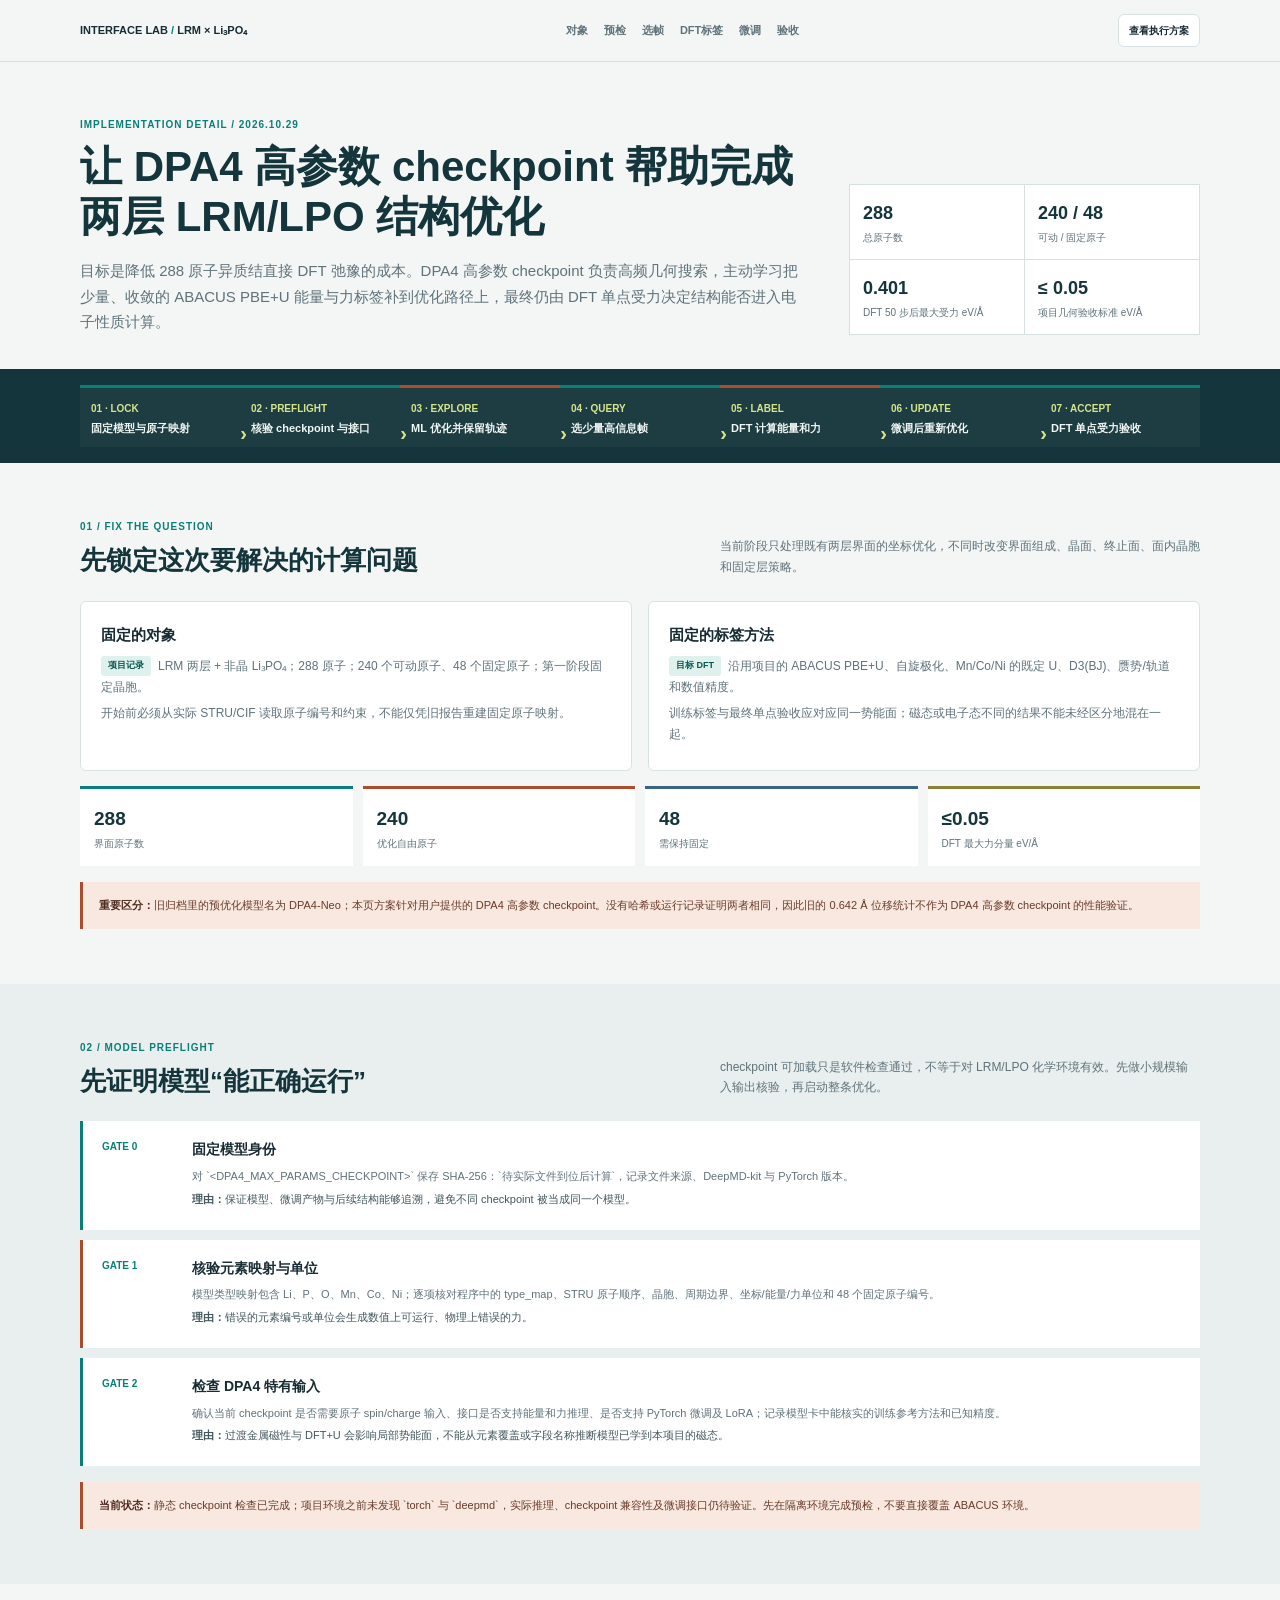
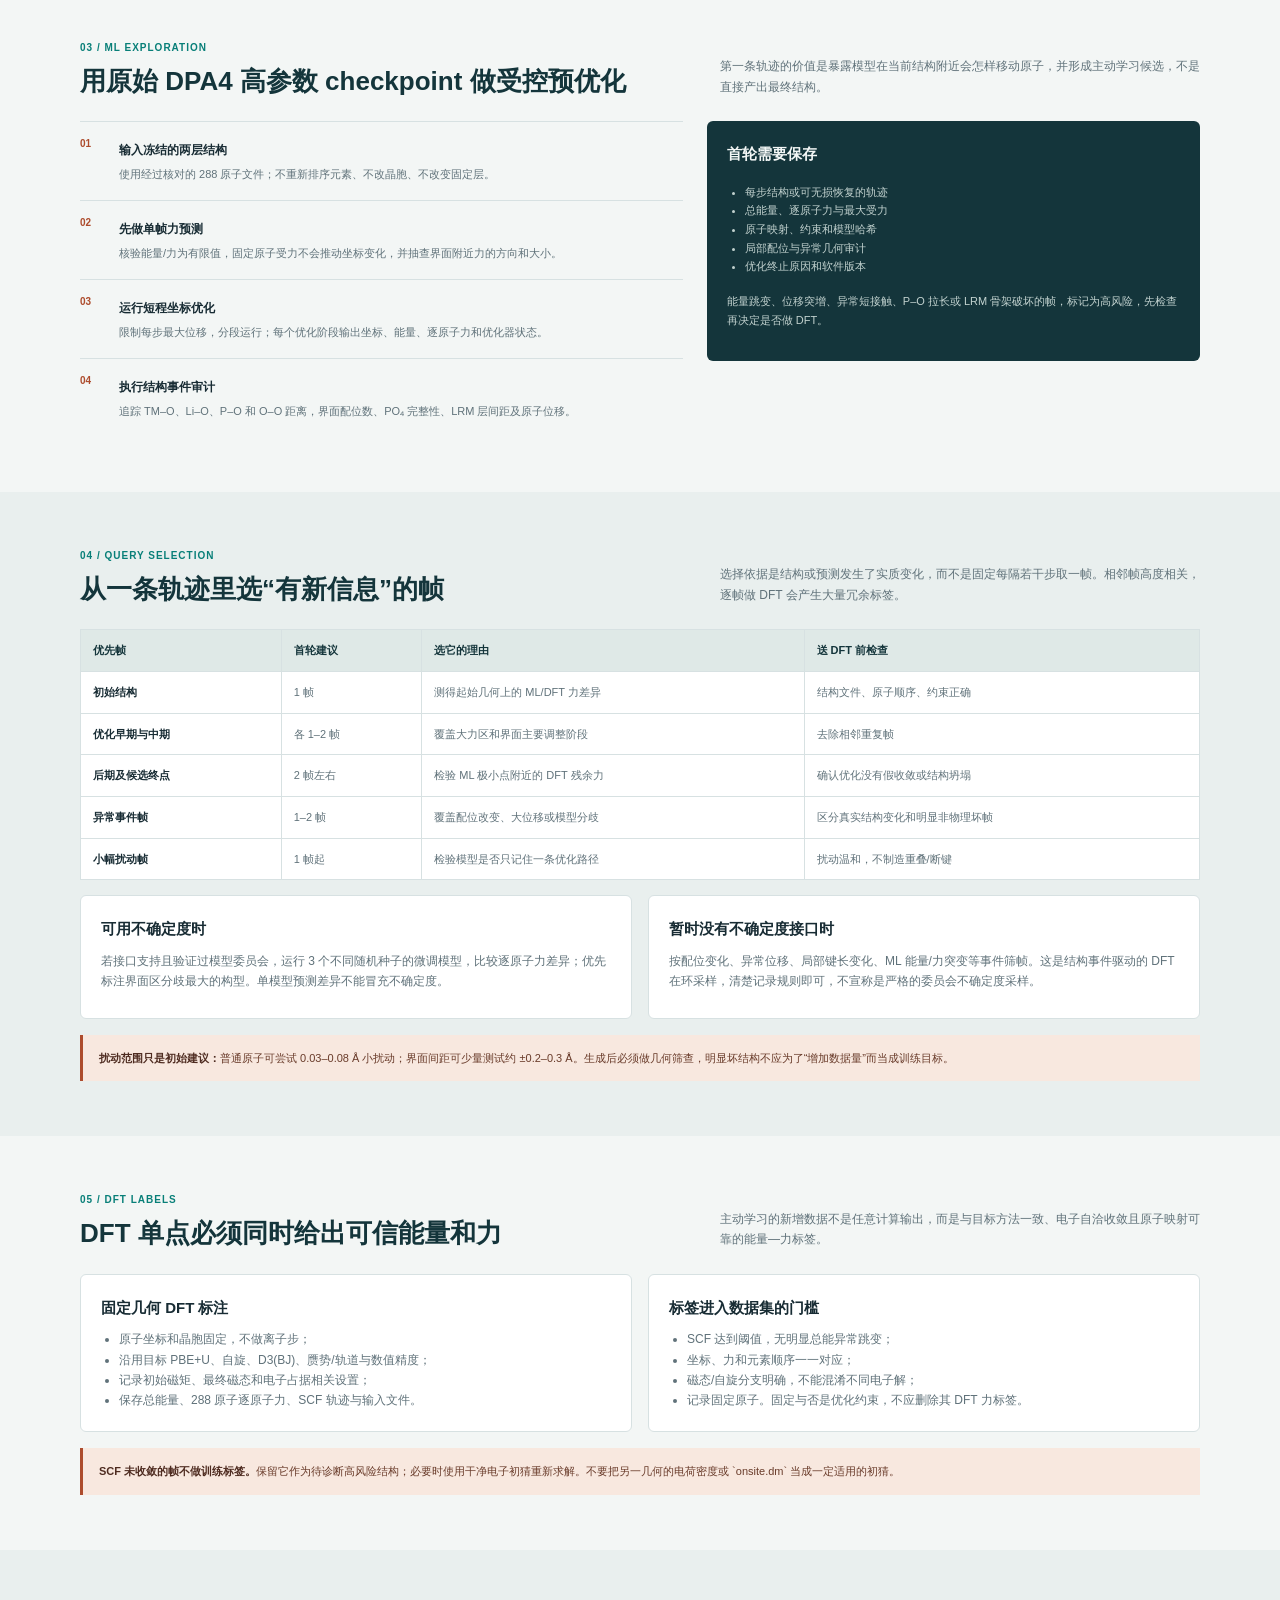
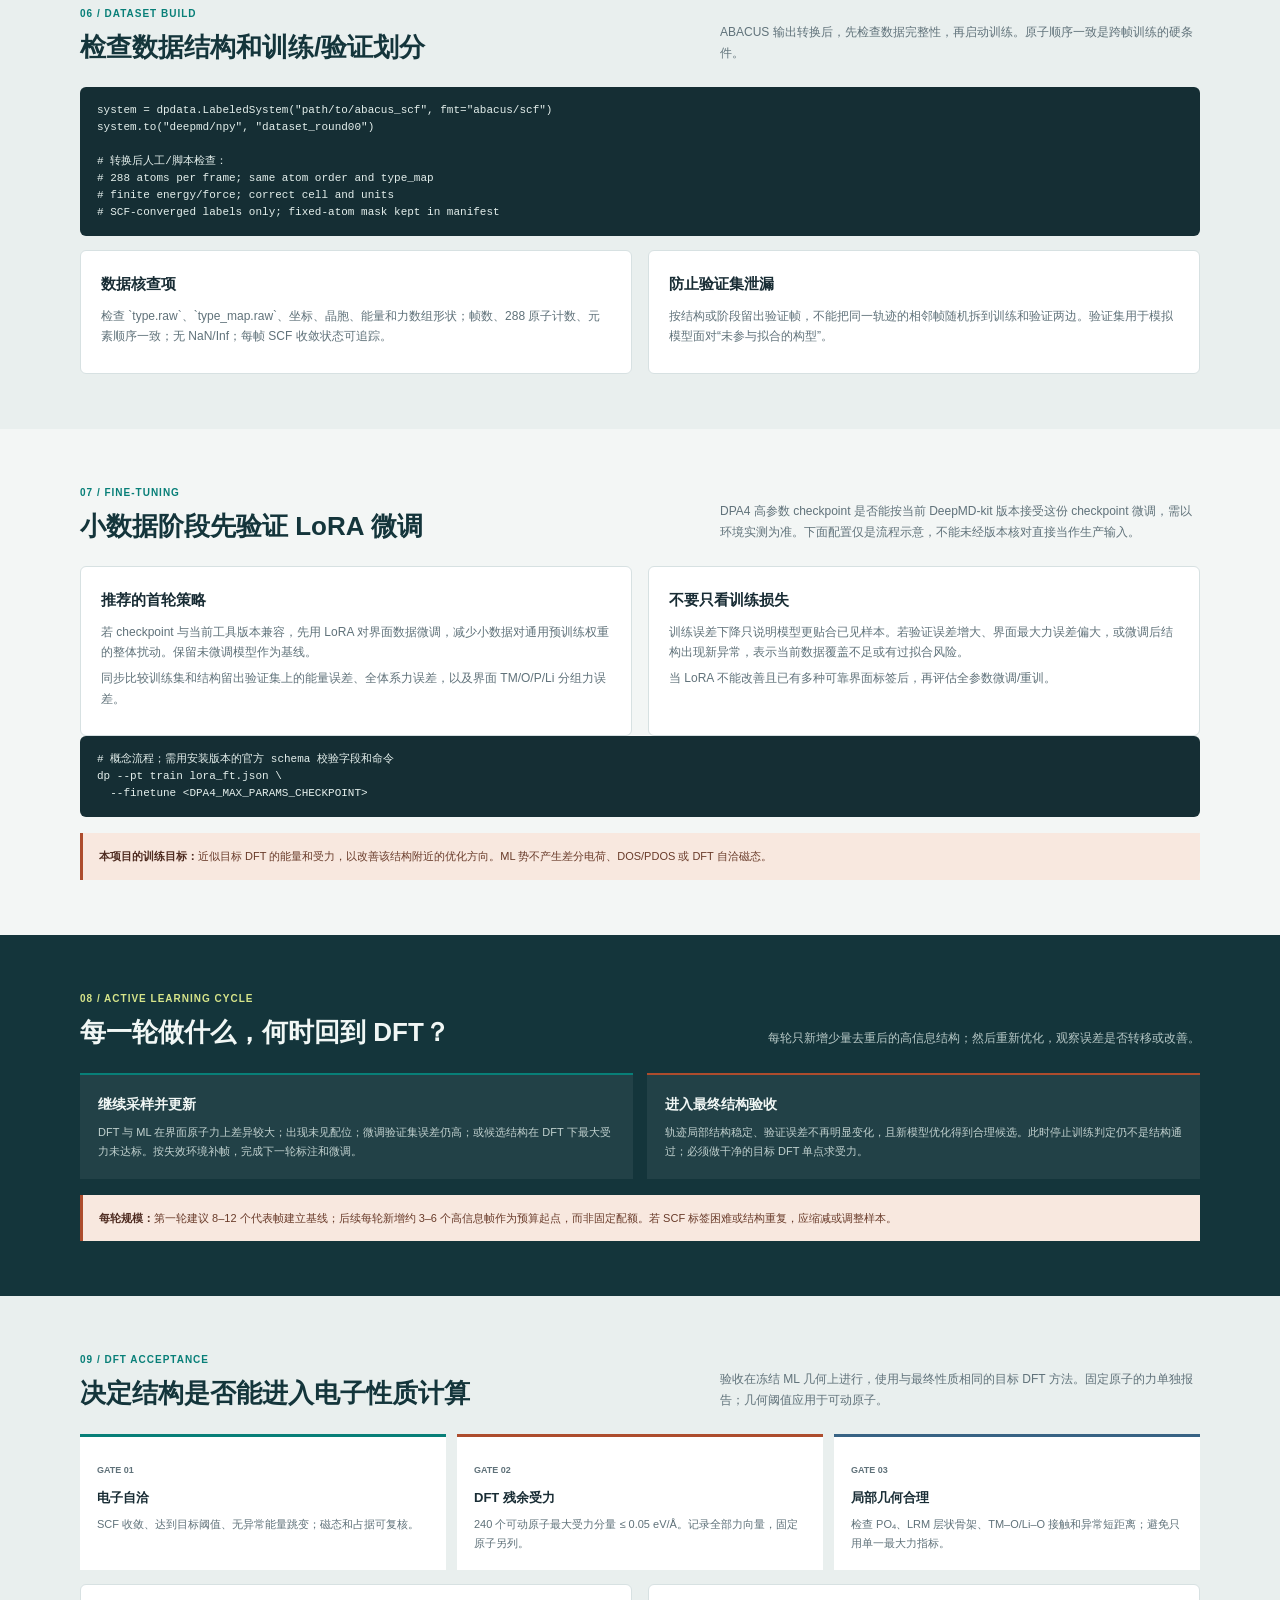
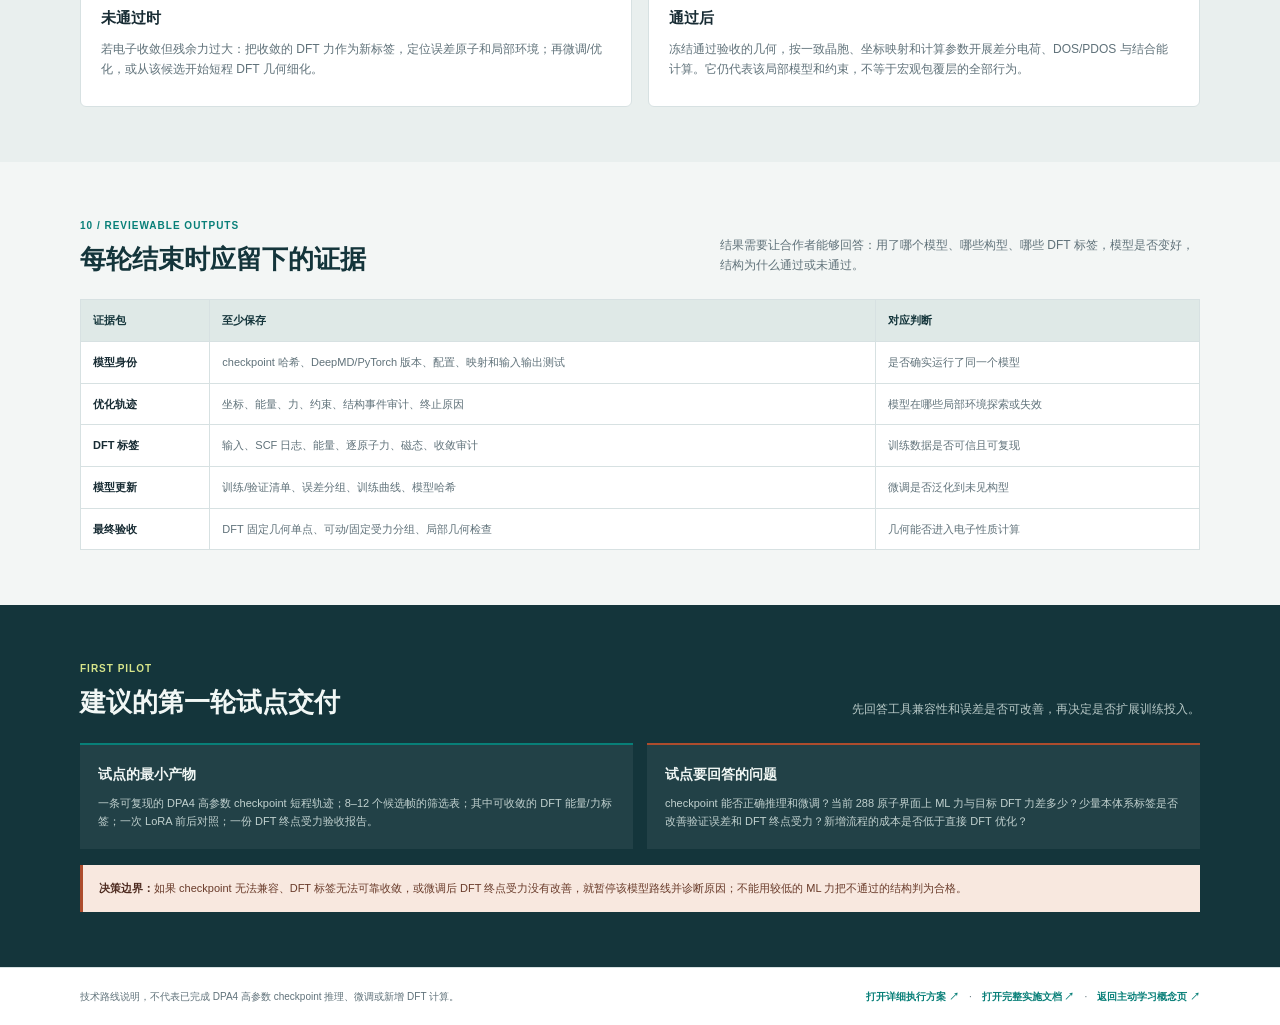
<file: project_results_web/mlip-technical-plan.html>
<!doctype html>
<html lang="zh-CN">
<head>
  <meta charset="utf-8">
  <meta name="viewport" content="width=device-width, initial-scale=1">
  <meta name="description" content="面向288原子两层LRM/非晶Li3PO4异质结的DPA4 高参数 checkpoint主动学习和DFT受力验收实施细节。">
  <title>DPA4 高参数 checkpoint 技术实施路线 | LRM × Li₃PO₄</title>
  <style>
    :root{--ink:#182c34;--muted:#60727a;--line:#d7e1e2;--paper:#f3f6f5;--white:#fff;--teal:#087f78;--teal-soft:#dff1ed;--rust:#ad4c2d;--rust-soft:#f8e8df;--blue:#386384;--blue-soft:#e6eef3;--dark:#14353b;--lime:#d7e58a;--radius:6px}
    *{box-sizing:border-box}html{scroll-behavior:smooth;scroll-padding-top:86px}body{margin:0;background:var(--paper);color:var(--ink);font-family:"Aptos","Segoe UI","Microsoft YaHei",sans-serif;line-height:1.7}a{color:inherit}.wrap{width:min(1120px,calc(100% - 44px));margin:0 auto}.topbar{position:sticky;top:0;z-index:10;display:flex;align-items:center;justify-content:space-between;gap:18px;padding:0 max(22px,calc((100vw - 1120px)/2));min-height:62px;background:rgba(243,246,245,.97);border-bottom:1px solid var(--line)}.brand{font-size:11px;font-weight:800;text-decoration:none;white-space:nowrap}.brand span{color:var(--teal)}.nav{display:flex;gap:16px;align-items:center;font-size:11px;font-weight:700}.nav a{color:var(--muted);text-decoration:none;white-space:nowrap}.nav a:hover{color:var(--teal)}.back{padding:7px 10px;border:1px solid var(--line);border-radius:var(--radius);background:white;text-decoration:none;font-size:10px;font-weight:700;white-space:nowrap}.hero{padding:54px 0 34px}.eyebrow{margin:0 0 9px;color:var(--teal);font-size:10px;font-weight:900;letter-spacing:.1em}.hero-grid{display:grid;grid-template-columns:1.35fr .65fr;gap:40px;align-items:end}.hero h1{max-width:770px;margin:0;color:var(--dark);font-size:42px;line-height:1.18}.lead{max-width:760px;margin:17px 0 0;color:var(--muted);font-size:15px}.hero-facts{display:grid;grid-template-columns:1fr 1fr;gap:1px;background:var(--line);border:1px solid var(--line)}.hero-facts div{padding:13px;background:#fff}.hero-facts b{display:block;color:var(--dark);font-size:18px}.hero-facts span{display:block;color:var(--muted);font-size:10px}.route-band{background:var(--dark);color:#f0f6f3}.route-inner{display:grid;grid-template-columns:repeat(7,1fr);align-items:stretch;gap:0;padding:16px 0}.route-node{position:relative;padding:12px 11px;border-top:3px solid var(--teal);background:rgba(255,255,255,.04)}.route-node:nth-child(3),.route-node:nth-child(5){border-color:var(--rust)}.route-node b{display:block;color:var(--lime);font-size:10px}.route-node span{display:block;margin-top:4px;font-size:11px;font-weight:700;line-height:1.35}.route-node:not(:last-child):after{content:"›";position:absolute;right:-7px;top:28px;z-index:1;color:var(--lime);font-size:20px;font-weight:800}.section{padding:55px 0}.section.alt{background:#e9efee}.section.dark{background:var(--dark);color:#f1f7f5}.section-head{display:flex;justify-content:space-between;align-items:end;gap:26px;margin-bottom:24px}.section-head h2{margin:0;color:var(--dark);font-size:26px;line-height:1.25}.dark .section-head h2{color:#f1f7f5}.intro{max-width:480px;margin:0;color:var(--muted);font-size:12px}.dark .intro{color:#b8c9c7}.tag{display:inline-block;margin-right:7px;padding:2px 7px;border-radius:3px;background:var(--teal-soft);color:#075952;font-size:9px;font-weight:800;vertical-align:2px}.tag.warn{background:var(--rust-soft);color:#783c27}.tag.neutral{background:var(--blue-soft);color:#315472}.grid2{display:grid;grid-template-columns:1fr 1fr;gap:16px}.panel{padding:20px;border:1px solid var(--line);background:#fff;border-radius:var(--radius)}.panel h3{margin:0 0 9px;font-size:15px}.panel p,.panel li{color:var(--muted);font-size:12px}.panel p{margin:6px 0}.panel ul{margin:8px 0 0;padding-left:18px}.metric-row{display:grid;grid-template-columns:repeat(4,1fr);gap:10px;margin-top:15px}.metric{padding:14px;border-top:3px solid var(--teal);background:#fff}.metric:nth-child(2){border-color:var(--rust)}.metric:nth-child(3){border-color:var(--blue)}.metric:nth-child(4){border-color:#8b8236}.metric b{display:block;color:var(--dark);font-size:19px}.metric span{display:block;color:var(--muted);font-size:10px}.stage-list{display:grid;gap:10px}.stage{display:grid;grid-template-columns:72px 1fr;gap:18px;padding:17px 19px;background:#fff;border-left:3px solid var(--teal)}.stage:nth-child(2n){border-color:var(--rust)}.stage-id{color:var(--teal);font-size:10px;font-weight:900}.stage h3{margin:0 0 5px;font-size:14px}.stage p{margin:4px 0;color:var(--muted);font-size:11px}.stage .why{color:#43575d}.columns{display:grid;grid-template-columns:1.1fr .9fr;gap:24px;align-items:start}.timeline{margin:0;padding:0;list-style:none;counter-reset:steps}.timeline li{counter-increment:steps;display:grid;grid-template-columns:28px 1fr;gap:11px;padding:13px 0;border-top:1px solid var(--line)}.timeline li:before{content:"0" counter(steps);color:var(--rust);font-size:10px;font-weight:900}.timeline b{font-size:12px}.timeline p{margin:3px 0;color:var(--muted);font-size:11px}.dark-card{padding:20px;background:var(--dark);color:#f3f7f6;border-radius:var(--radius)}.dark-card h3{margin:0 0 10px;font-size:15px}.dark-card p,.dark-card li{color:#c2d2cf;font-size:11px}.dark-card ul{padding-left:18px}.table-scroll{overflow:auto}table{width:100%;border-collapse:collapse;background:#fff;font-size:11px}th,td{padding:11px 12px;border:1px solid var(--line);text-align:left;vertical-align:top}th{background:#dfe9e7;color:var(--dark)}td{color:var(--muted)}td:first-child{font-weight:800;color:var(--ink)}.code{overflow:auto;padding:15px 17px;background:#152e34;color:#e4efec;border-radius:var(--radius);font:11px/1.55 Consolas,"Courier New",monospace;white-space:pre}.callout{margin-top:16px;padding:14px 16px;border-left:3px solid var(--rust);background:var(--rust-soft);color:#693b2a;font-size:11px}.callout b{color:#4e2b20}.gates{display:grid;grid-template-columns:repeat(3,1fr);gap:11px}.gate{padding:17px;background:#fff;border-top:3px solid var(--teal)}.gate:nth-child(2){border-color:var(--rust)}.gate:nth-child(3){border-color:var(--blue)}.gate h3{margin:6px 0;font-size:13px}.gate p{margin:0;color:var(--muted);font-size:11px}.gate small{color:var(--muted);font-size:9px;font-weight:900}.decision{display:grid;grid-template-columns:1fr 1fr;gap:14px}.decision article{padding:18px;background:rgba(255,255,255,.06);border-top:2px solid var(--teal)}.decision article:last-child{border-color:var(--rust)}.decision h3{margin:0 0 7px;font-size:14px}.decision p{margin:0;color:#c1d1cf;font-size:11px}.footer{padding:20px 0;border-top:1px solid var(--line);background:white;color:var(--muted);font-size:10px}.footer-inner{display:flex;justify-content:space-between;gap:18px}.footer a{color:var(--teal);font-weight:800;text-decoration:none}
    @media(max-width:850px){.nav{gap:9px;font-size:9px}.hero-grid,.columns{grid-template-columns:1fr}.route-inner{grid-template-columns:repeat(4,1fr);gap:5px}.route-node:after{display:none}.metric-row{grid-template-columns:repeat(2,1fr)}}
    @media(max-width:600px){.wrap{width:calc(100% - 30px)}.topbar{padding:8px 15px;min-height:55px;flex-wrap:wrap}.brand{font-size:9px}.nav{order:3;width:100%;overflow:auto;padding:2px 0 5px}.back{font-size:9px}.hero{padding:37px 0 27px}.hero h1{font-size:32px}.lead{font-size:13px}.section{padding:40px 0}.section-head{display:block}.section-head h2{font-size:22px}.intro{margin-top:9px}.route-inner{grid-template-columns:repeat(2,1fr)}.grid2,.gates,.decision{grid-template-columns:1fr}.stage{grid-template-columns:48px 1fr;gap:10px;padding:14px}.metric-row{gap:7px}.metric{padding:11px}.metric b{font-size:17px}.footer-inner{display:block}.footer-inner span{display:block;margin-top:5px}}
    @media print{.topbar{position:static}.back{display:none}.section{padding:28px 0}.panel,.stage,.gate,.metric,.dark-card{break-inside:avoid}}
  </style>
</head>
<body>
  <header class="topbar">
    <a class="brand" href="index.html">INTERFACE LAB <span>/</span> LRM × Li₃PO₄</a>
    <nav class="nav" aria-label="技术实施路线目录">
      <a href="#scope">对象</a><a href="#preflight">预检</a><a href="#sampling">选帧</a><a href="#labels">DFT标签</a><a href="#training">微调</a><a href="#acceptance">验收</a>
    </nav>
    <a class="back" href="mlip-execution-plan.html">查看执行方案</a>
  </header>
  <main>
    <section class="hero wrap">
      <p class="eyebrow">IMPLEMENTATION DETAIL / 2026.10.29</p>
      <div class="hero-grid">
        <div>
          <h1>让 DPA4 高参数 checkpoint 帮助完成<br>两层 LRM/LPO 结构优化</h1>
          <p class="lead">目标是降低 288 原子异质结直接 DFT 弛豫的成本。DPA4 高参数 checkpoint 负责高频几何搜索，主动学习把少量、收敛的 ABACUS PBE+U 能量与力标签补到优化路径上，最终仍由 DFT 单点受力决定结构能否进入电子性质计算。</p>
        </div>
        <div class="hero-facts" aria-label="本项目模型参数">
          <div><b>288</b><span>总原子数</span></div><div><b>240 / 48</b><span>可动 / 固定原子</span></div>
          <div><b>0.401</b><span>DFT 50 步后最大受力 eV/Å</span></div><div><b>≤ 0.05</b><span>项目几何验收标准 eV/Å</span></div>
        </div>
      </div>
    </section>
    <section class="route-band" aria-label="流程总览"><div class="wrap route-inner">
      <div class="route-node"><b>01 · LOCK</b><span>固定模型与原子映射</span></div><div class="route-node"><b>02 · PREFLIGHT</b><span>核验 checkpoint 与接口</span></div><div class="route-node"><b>03 · EXPLORE</b><span>ML 优化并保留轨迹</span></div><div class="route-node"><b>04 · QUERY</b><span>选少量高信息帧</span></div><div class="route-node"><b>05 · LABEL</b><span>DFT 计算能量和力</span></div><div class="route-node"><b>06 · UPDATE</b><span>微调后重新优化</span></div><div class="route-node"><b>07 · ACCEPT</b><span>DFT 单点受力验收</span></div>
    </div></section>

    <section class="section wrap" id="scope">
      <div class="section-head"><div><p class="eyebrow">01 / FIX THE QUESTION</p><h2>先锁定这次要解决的计算问题</h2></div><p class="intro">当前阶段只处理既有两层界面的坐标优化，不同时改变界面组成、晶面、终止面、面内晶胞和固定层策略。</p></div>
      <div class="grid2">
        <article class="panel"><h3>固定的对象</h3><p><span class="tag">项目记录</span>LRM 两层 + 非晶 Li₃PO₄；288 原子；240 个可动原子、48 个固定原子；第一阶段固定晶胞。</p><p>开始前必须从实际 STRU/CIF 读取原子编号和约束，不能仅凭旧报告重建固定原子映射。</p></article>
        <article class="panel"><h3>固定的标签方法</h3><p><span class="tag">目标 DFT</span>沿用项目的 ABACUS PBE+U、自旋极化、Mn/Co/Ni 的既定 U、D3(BJ)、赝势/轨道和数值精度。</p><p>训练标签与最终单点验收应对应同一势能面；磁态或电子态不同的结果不能未经区分地混在一起。</p></article>
      </div>
      <div class="metric-row"><div class="metric"><b>288</b><span>界面原子数</span></div><div class="metric"><b>240</b><span>优化自由原子</span></div><div class="metric"><b>48</b><span>需保持固定</span></div><div class="metric"><b>≤0.05</b><span>DFT 最大力分量 eV/Å</span></div></div>
      <div class="callout"><b>重要区分：</b>旧归档里的预优化模型名为 DPA4-Neo；本页方案针对用户提供的 DPA4 高参数 checkpoint。没有哈希或运行记录证明两者相同，因此旧的 0.642 Å 位移统计不作为 DPA4 高参数 checkpoint 的性能验证。</div>
    </section>

    <section class="section alt" id="preflight">
      <div class="wrap">
        <div class="section-head"><div><p class="eyebrow">02 / MODEL PREFLIGHT</p><h2>先证明模型“能正确运行”</h2></div><p class="intro">checkpoint 可加载只是软件检查通过，不等于对 LRM/LPO 化学环境有效。先做小规模输入输出核验，再启动整条优化。</p></div>
        <div class="stage-list">
          <article class="stage"><div class="stage-id">GATE 0</div><div><h3>固定模型身份</h3><p>对 `&lt;DPA4_MAX_PARAMS_CHECKPOINT&gt;` 保存 SHA-256：`待实际文件到位后计算`，记录文件来源、DeepMD-kit 与 PyTorch 版本。</p><p class="why"><b>理由：</b>保证模型、微调产物与后续结构能够追溯，避免不同 checkpoint 被当成同一个模型。</p></div></article>
          <article class="stage"><div class="stage-id">GATE 1</div><div><h3>核验元素映射与单位</h3><p>模型类型映射包含 Li、P、O、Mn、Co、Ni；逐项核对程序中的 type_map、STRU 原子顺序、晶胞、周期边界、坐标/能量/力单位和 48 个固定原子编号。</p><p class="why"><b>理由：</b>错误的元素编号或单位会生成数值上可运行、物理上错误的力。</p></div></article>
          <article class="stage"><div class="stage-id">GATE 2</div><div><h3>检查 DPA4 特有输入</h3><p>确认当前 checkpoint 是否需要原子 spin/charge 输入、接口是否支持能量和力推理、是否支持 PyTorch 微调及 LoRA；记录模型卡中能核实的训练参考方法和已知精度。</p><p class="why"><b>理由：</b>过渡金属磁性与 DFT+U 会影响局部势能面，不能从元素覆盖或字段名称推断模型已学到本项目的磁态。</p></div></article>
        </div>
        <div class="callout"><b>当前状态：</b>静态 checkpoint 检查已完成；项目环境之前未发现 `torch` 与 `deepmd`，实际推理、checkpoint 兼容性及微调接口仍待验证。先在隔离环境完成预检，不要直接覆盖 ABACUS 环境。</div>
      </div>
    </section>

    <section class="section wrap" id="explore">
      <div class="section-head"><div><p class="eyebrow">03 / ML EXPLORATION</p><h2>用原始 DPA4 高参数 checkpoint 做受控预优化</h2></div><p class="intro">第一条轨迹的价值是暴露模型在当前结构附近会怎样移动原子，并形成主动学习候选，不是直接产出最终结构。</p></div>
      <div class="columns">
        <ol class="timeline">
          <li><div><b>输入冻结的两层结构</b><p>使用经过核对的 288 原子文件；不重新排序元素、不改晶胞、不改变固定层。</p></div></li>
          <li><div><b>先做单帧力预测</b><p>核验能量/力为有限值，固定原子受力不会推动坐标变化，并抽查界面附近力的方向和大小。</p></div></li>
          <li><div><b>运行短程坐标优化</b><p>限制每步最大位移，分段运行；每个优化阶段输出坐标、能量、逐原子力和优化器状态。</p></div></li>
          <li><div><b>执行结构事件审计</b><p>追踪 TM–O、Li–O、P–O 和 O–O 距离，界面配位数、PO₄ 完整性、LRM 层间距及原子位移。</p></div></li>
        </ol>
        <aside class="dark-card"><h3>首轮需要保存</h3><ul><li>每步结构或可无损恢复的轨迹</li><li>总能量、逐原子力与最大受力</li><li>原子映射、约束和模型哈希</li><li>局部配位与异常几何审计</li><li>优化终止原因和软件版本</li></ul><p>能量跳变、位移突增、异常短接触、P–O 拉长或 LRM 骨架破坏的帧，标记为高风险，先检查再决定是否做 DFT。</p></aside>
      </div>
    </section>

    <section class="section alt" id="sampling">
      <div class="wrap">
        <div class="section-head"><div><p class="eyebrow">04 / QUERY SELECTION</p><h2>从一条轨迹里选“有新信息”的帧</h2></div><p class="intro">选择依据是结构或预测发生了实质变化，而不是固定每隔若干步取一帧。相邻帧高度相关，逐帧做 DFT 会产生大量冗余标签。</p></div>
        <div class="table-scroll"><table><thead><tr><th>优先帧</th><th>首轮建议</th><th>选它的理由</th><th>送 DFT 前检查</th></tr></thead><tbody>
          <tr><td>初始结构</td><td>1 帧</td><td>测得起始几何上的 ML/DFT 力差异</td><td>结构文件、原子顺序、约束正确</td></tr>
          <tr><td>优化早期与中期</td><td>各 1–2 帧</td><td>覆盖大力区和界面主要调整阶段</td><td>去除相邻重复帧</td></tr>
          <tr><td>后期及候选终点</td><td>2 帧左右</td><td>检验 ML 极小点附近的 DFT 残余力</td><td>确认优化没有假收敛或结构坍塌</td></tr>
          <tr><td>异常事件帧</td><td>1–2 帧</td><td>覆盖配位改变、大位移或模型分歧</td><td>区分真实结构变化和明显非物理坏帧</td></tr>
          <tr><td>小幅扰动帧</td><td>1 帧起</td><td>检验模型是否只记住一条优化路径</td><td>扰动温和，不制造重叠/断键</td></tr>
        </tbody></table></div>
        <div class="grid2" style="margin-top:15px">
          <article class="panel"><h3>可用不确定度时</h3><p>若接口支持且验证过模型委员会，运行 3 个不同随机种子的微调模型，比较逐原子力差异；优先标注界面区分歧最大的构型。单模型预测差异不能冒充不确定度。</p></article>
          <article class="panel"><h3>暂时没有不确定度接口时</h3><p>按配位变化、异常位移、局部键长变化、ML 能量/力突变等事件筛帧。这是结构事件驱动的 DFT 在环采样，清楚记录规则即可，不宣称是严格的委员会不确定度采样。</p></article>
        </div>
        <div class="callout"><b>扰动范围只是初始建议：</b>普通原子可尝试 0.03–0.08 Å 小扰动；界面间距可少量测试约 ±0.2–0.3 Å。生成后必须做几何筛查，明显坏结构不应为了“增加数据量”而当成训练目标。</div>
      </div>
    </section>

    <section class="section wrap" id="labels">
      <div class="section-head"><div><p class="eyebrow">05 / DFT LABELS</p><h2>DFT 单点必须同时给出可信能量和力</h2></div><p class="intro">主动学习的新增数据不是任意计算输出，而是与目标方法一致、电子自洽收敛且原子映射可靠的能量—力标签。</p></div>
      <div class="grid2">
        <article class="panel"><h3>固定几何 DFT 标注</h3><ul><li>原子坐标和晶胞固定，不做离子步；</li><li>沿用目标 PBE+U、自旋、D3(BJ)、赝势/轨道与数值精度；</li><li>记录初始磁矩、最终磁态和电子占据相关设置；</li><li>保存总能量、288 原子逐原子力、SCF 轨迹与输入文件。</li></ul></article>
        <article class="panel"><h3>标签进入数据集的门槛</h3><ul><li>SCF 达到阈值，无明显总能异常跳变；</li><li>坐标、力和元素顺序一一对应；</li><li>磁态/自旋分支明确，不能混淆不同电子解；</li><li>记录固定原子。固定与否是优化约束，不应删除其 DFT 力标签。</li></ul></article>
      </div>
      <div class="callout"><b>SCF 未收敛的帧不做训练标签。</b>保留它作为待诊断高风险结构；必要时使用干净电子初猜重新求解。不要把另一几何的电荷密度或 `onsite.dm` 当成一定适用的初猜。</div>
    </section>

    <section class="section alt" id="dataset">
      <div class="wrap">
        <div class="section-head"><div><p class="eyebrow">06 / DATASET BUILD</p><h2>检查数据结构和训练/验证划分</h2></div><p class="intro">ABACUS 输出转换后，先检查数据完整性，再启动训练。原子顺序一致是跨帧训练的硬条件。</p></div>
        <div class="code">system = dpdata.LabeledSystem("path/to/abacus_scf", fmt="abacus/scf")
system.to("deepmd/npy", "dataset_round00")

# 转换后人工/脚本检查：
# 288 atoms per frame; same atom order and type_map
# finite energy/force; correct cell and units
# SCF-converged labels only; fixed-atom mask kept in manifest</div>
        <div class="grid2" style="margin-top:14px">
          <article class="panel"><h3>数据核查项</h3><p>检查 `type.raw`、`type_map.raw`、坐标、晶胞、能量和力数组形状；帧数、288 原子计数、元素顺序一致；无 NaN/Inf；每帧 SCF 收敛状态可追踪。</p></article>
          <article class="panel"><h3>防止验证集泄漏</h3><p>按结构或阶段留出验证帧，不能把同一轨迹的相邻帧随机拆到训练和验证两边。验证集用于模拟模型面对“未参与拟合的构型”。</p></article>
        </div>
      </div>
    </section>

    <section class="section wrap" id="training">
      <div class="section-head"><div><p class="eyebrow">07 / FINE-TUNING</p><h2>小数据阶段先验证 LoRA 微调</h2></div><p class="intro">DPA4 高参数 checkpoint 是否能按当前 DeepMD-kit 版本接受这份 checkpoint 微调，需以环境实测为准。下面配置仅是流程示意，不能未经版本核对直接当作生产输入。</p></div>
      <div class="grid2">
        <article class="panel"><h3>推荐的首轮策略</h3><p>若 checkpoint 与当前工具版本兼容，先用 LoRA 对界面数据微调，减少小数据对通用预训练权重的整体扰动。保留未微调模型作为基线。</p><p>同步比较训练集和结构留出验证集上的能量误差、全体系力误差，以及界面 TM/O/P/Li 分组力误差。</p></article>
        <article class="panel"><h3>不要只看训练损失</h3><p>训练误差下降只说明模型更贴合已见样本。若验证误差增大、界面最大力误差偏大，或微调后结构出现新异常，表示当前数据覆盖不足或有过拟合风险。</p><p>当 LoRA 不能改善且已有多种可靠界面标签后，再评估全参数微调/重训。</p></article>
      </div>
      <div class="code"># 概念流程；需用安装版本的官方 schema 校验字段和命令
dp --pt train lora_ft.json \
  --finetune &lt;DPA4_MAX_PARAMS_CHECKPOINT&gt;</div>
      <div class="callout"><b>本项目的训练目标：</b>近似目标 DFT 的能量和受力，以改善该结构附近的优化方向。ML 势不产生差分电荷、DOS/PDOS 或 DFT 自洽磁态。</div>
    </section>

    <section class="section dark" id="loop">
      <div class="wrap">
        <div class="section-head"><div><p class="eyebrow" style="color:var(--lime)">08 / ACTIVE LEARNING CYCLE</p><h2>每一轮做什么，何时回到 DFT？</h2></div><p class="intro">每轮只新增少量去重后的高信息结构；然后重新优化，观察误差是否转移或改善。</p></div>
        <div class="decision">
          <article><h3>继续采样并更新</h3><p>DFT 与 ML 在界面原子力上差异较大；出现未见配位；微调验证集误差仍高；或候选结构在 DFT 下最大受力未达标。按失效环境补帧，完成下一轮标注和微调。</p></article>
          <article><h3>进入最终结构验收</h3><p>轨迹局部结构稳定、验证误差不再明显变化，且新模型优化得到合理候选。此时停止训练判定仍不是结构通过；必须做干净的目标 DFT 单点求受力。</p></article>
        </div>
        <div class="callout"><b>每轮规模：</b>第一轮建议 8–12 个代表帧建立基线；后续每轮新增约 3–6 个高信息帧作为预算起点，而非固定配额。若 SCF 标签困难或结构重复，应缩减或调整样本。</div>
      </div>
    </section>

    <section class="section alt" id="acceptance">
      <div class="wrap">
        <div class="section-head"><div><p class="eyebrow">09 / DFT ACCEPTANCE</p><h2>决定结构是否能进入电子性质计算</h2></div><p class="intro">验收在冻结 ML 几何上进行，使用与最终性质相同的目标 DFT 方法。固定原子的力单独报告；几何阈值应用于可动原子。</p></div>
        <div class="gates">
          <article class="gate"><small>GATE 01</small><h3>电子自洽</h3><p>SCF 收敛、达到目标阈值、无异常能量跳变；磁态和占据可复核。</p></article>
          <article class="gate"><small>GATE 02</small><h3>DFT 残余受力</h3><p>240 个可动原子最大受力分量 ≤ 0.05 eV/Å。记录全部力向量，固定原子另列。</p></article>
          <article class="gate"><small>GATE 03</small><h3>局部几何合理</h3><p>检查 PO₄、LRM 层状骨架、TM–O/Li–O 接触和异常短距离；避免只用单一最大力指标。</p></article>
        </div>
        <div class="grid2" style="margin-top:14px">
          <article class="panel"><h3>未通过时</h3><p>若电子收敛但残余力过大：把收敛的 DFT 力作为新标签，定位误差原子和局部环境；再微调/优化，或从该候选开始短程 DFT 几何细化。</p></article>
          <article class="panel"><h3>通过后</h3><p>冻结通过验收的几何，按一致晶胞、坐标映射和计算参数开展差分电荷、DOS/PDOS 与结合能计算。它仍代表该局部模型和约束，不等于宏观包覆层的全部行为。</p></article>
        </div>
      </div>
    </section>

    <section class="section wrap" id="deliverables">
      <div class="section-head"><div><p class="eyebrow">10 / REVIEWABLE OUTPUTS</p><h2>每轮结束时应留下的证据</h2></div><p class="intro">结果需要让合作者能够回答：用了哪个模型、哪些构型、哪些 DFT 标签，模型是否变好，结构为什么通过或未通过。</p></div>
      <div class="table-scroll"><table><thead><tr><th>证据包</th><th>至少保存</th><th>对应判断</th></tr></thead><tbody>
        <tr><td>模型身份</td><td>checkpoint 哈希、DeepMD/PyTorch 版本、配置、映射和输入输出测试</td><td>是否确实运行了同一个模型</td></tr>
        <tr><td>优化轨迹</td><td>坐标、能量、力、约束、结构事件审计、终止原因</td><td>模型在哪些局部环境探索或失效</td></tr>
        <tr><td>DFT 标签</td><td>输入、SCF 日志、能量、逐原子力、磁态、收敛审计</td><td>训练数据是否可信且可复现</td></tr>
        <tr><td>模型更新</td><td>训练/验证清单、误差分组、训练曲线、模型哈希</td><td>微调是否泛化到未见构型</td></tr>
        <tr><td>最终验收</td><td>DFT 固定几何单点、可动/固定受力分组、局部几何检查</td><td>几何能否进入电子性质计算</td></tr>
      </tbody></table></div>
    </section>

    <section class="section dark">
      <div class="wrap">
        <div class="section-head"><div><p class="eyebrow" style="color:var(--lime)">FIRST PILOT</p><h2>建议的第一轮试点交付</h2></div><p class="intro">先回答工具兼容性和误差是否可改善，再决定是否扩展训练投入。</p></div>
        <div class="decision">
          <article><h3>试点的最小产物</h3><p>一条可复现的 DPA4 高参数 checkpoint 短程轨迹；8–12 个候选帧的筛选表；其中可收敛的 DFT 能量/力标签；一次 LoRA 前后对照；一份 DFT 终点受力验收报告。</p></article>
          <article><h3>试点要回答的问题</h3><p>checkpoint 能否正确推理和微调？当前 288 原子界面上 ML 力与目标 DFT 力差多少？少量本体系标签是否改善验证误差和 DFT 终点受力？新增流程的成本是否低于直接 DFT 优化？</p></article>
        </div>
        <div class="callout"><b>决策边界：</b>如果 checkpoint 无法兼容、DFT 标签无法可靠收敛，或微调后 DFT 终点受力没有改善，就暂停该模型路线并诊断原因；不能用较低的 ML 力把不通过的结构判为合格。</div>
      </div>
    </section>
  </main>
  <footer class="footer"><div class="wrap footer-inner"><span>技术路线说明，不代表已完成 DPA4 高参数 checkpoint 推理、微调或新增 DFT 计算。</span><span><a href="mlip-execution-plan.html">打开详细执行方案 ↗</a>　·　<a href="../LRM_LPO_DPA4%E4%B8%BB%E5%8A%A8%E5%AD%A6%E4%B9%A0%E5%AE%8C%E6%95%B4%E5%AE%9E%E6%96%BD%E6%96%B9%E6%A1%88_20261029.md">打开完整实施文档 ↗</a>　·　<a href="mlip-active-learning.html">返回主动学习概念页 ↗</a></span></div></footer>
</body>
</html>
</file>
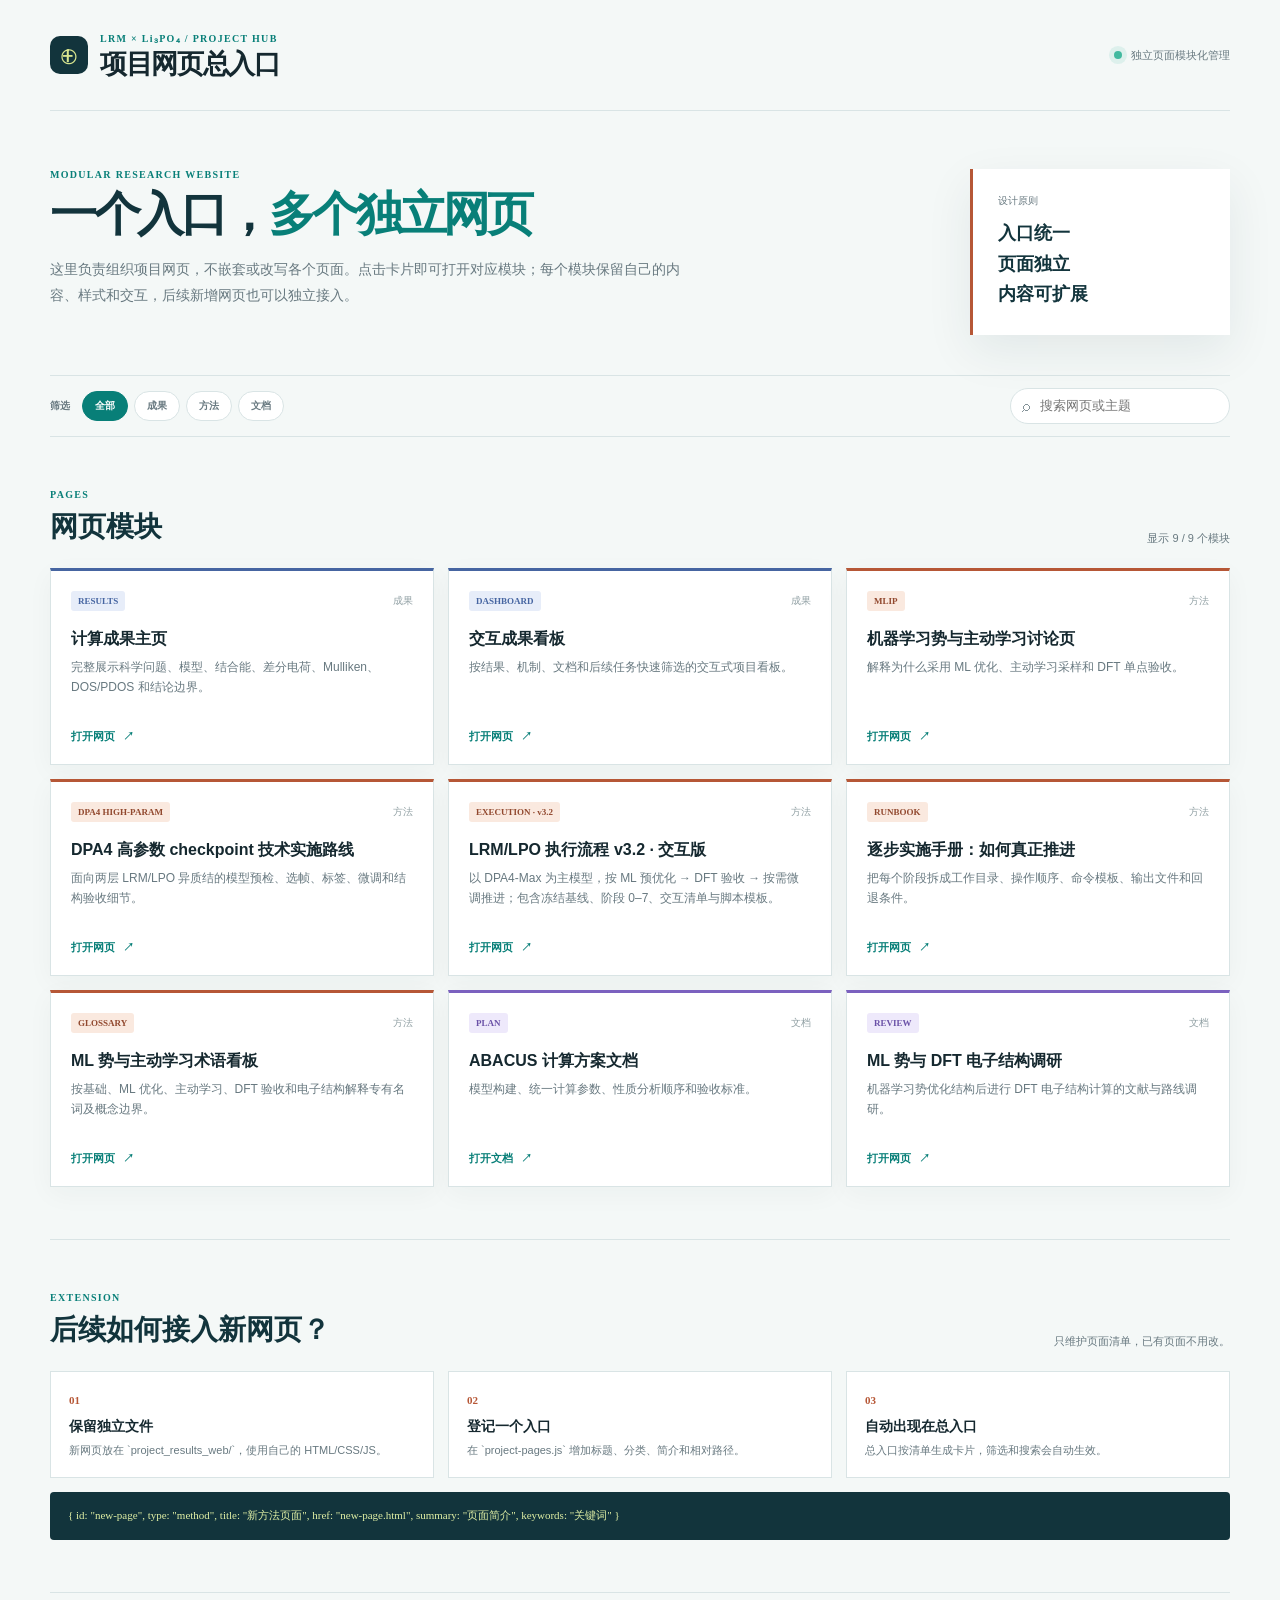
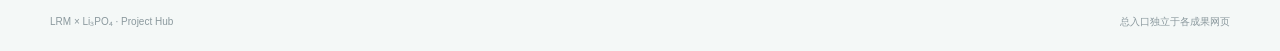
<file: project_results_web/project-hub.html>
<!doctype html>
<html lang="zh-CN">
<head>
  <meta charset="utf-8">
  <meta name="viewport" content="width=device-width, initial-scale=1">
  <meta name="description" content="LRM × Li3PO4 项目网页总入口">
  <title>LRM × Li₃PO₄ | 项目网页总入口</title>
  <link rel="stylesheet" href="project-hub.css">
  <script src="project-pages.js?v=20261102-v32" defer></script>
  <script src="project-hub.js" defer></script>
</head>
<body>
  <main class="hub-shell">
    <header class="hub-header">
      <div class="brand"><span class="brand-symbol">⊕</span><div><span class="eyebrow">LRM × Li₃PO₄ / PROJECT HUB</span><h1>项目网页总入口</h1></div></div>
      <div class="header-note"><span class="online-dot"></span> 独立页面模块化管理</div>
    </header>

    <section class="hub-intro">
      <div><p class="eyebrow">MODULAR RESEARCH WEBSITE</p><h2>一个入口，<em>多个独立网页</em></h2><p>这里负责组织项目网页，不嵌套或改写各个页面。点击卡片即可打开对应模块；每个模块保留自己的内容、样式和交互，后续新增网页也可以独立接入。</p></div>
      <div class="hub-principle"><span>设计原则</span><b>入口统一<br>页面独立<br>内容可扩展</b></div>
    </section>

    <section class="hub-controls">
      <div class="filters"><span>筛选</span><button class="hub-filter active" data-filter="all">全部</button><button class="hub-filter" data-filter="result">成果</button><button class="hub-filter" data-filter="method">方法</button><button class="hub-filter" data-filter="document">文档</button></div>
      <label class="hub-search">⌕ <input id="hub-search" type="search" placeholder="搜索网页或主题"></label>
    </section>

    <section class="hub-section">
      <div class="section-heading"><div><p class="eyebrow">PAGES</p><h2>网页模块</h2></div><p id="page-count"></p></div>
      <div id="page-grid" class="page-grid"></div>
    </section>

    <section class="hub-section add-section">
      <div class="section-heading"><div><p class="eyebrow">EXTENSION</p><h2>后续如何接入新网页？</h2></div><p>只维护页面清单，已有页面不用改。</p></div>
      <div class="extension-grid">
        <div class="extension-step"><b>01</b><h3>保留独立文件</h3><p>新网页放在 `project_results_web/`，使用自己的 HTML/CSS/JS。</p></div>
        <div class="extension-step"><b>02</b><h3>登记一个入口</h3><p>在 `project-pages.js` 增加标题、分类、简介和相对路径。</p></div>
        <div class="extension-step"><b>03</b><h3>自动出现在总入口</h3><p>总入口按清单生成卡片，筛选和搜索会自动生效。</p></div>
      </div>
      <pre class="config-example">{ id: "new-page", type: "method", title: "新方法页面", href: "new-page.html", summary: "页面简介", keywords: "关键词" }</pre>
    </section>

    <footer class="hub-footer"><span>LRM × Li₃PO₄ · Project Hub</span><span>总入口独立于各成果网页</span></footer>
  </main>
</body>
</html>
</file>
<file: project_results_web/project-hub.css>
:root{--ink:#15282f;--muted:#687980;--line:#d9e4e5;--paper:#f4f8f7;--white:#fff;--dark:#12343c;--teal:#087f78;--blue:#4665a1;--rust:#b65736;--purple:#7b61bf;--lime:#d9e68f;--shadow:0 16px 44px rgba(18,52,60,.08)}*{box-sizing:border-box}html{scroll-behavior:smooth}body{margin:0;background:var(--paper);color:var(--ink);font-family:"Aptos","Segoe UI","Microsoft YaHei",sans-serif}.hub-shell{width:min(1180px,calc(100% - 48px));margin:auto}.hub-header{display:flex;justify-content:space-between;align-items:center;padding:28px 0;border-bottom:1px solid var(--line)}.brand{display:flex;gap:12px;align-items:center}.brand-symbol{display:grid;place-items:center;width:38px;height:38px;border-radius:10px;background:var(--dark);color:var(--lime);font-size:25px}.eyebrow{margin:0 0 7px;color:var(--teal);font:900 10px/1.2 Consolas,"Microsoft YaHei";letter-spacing:.13em}.hub-header h1{margin:0;font-size:27px;letter-spacing:-.05em}.header-note{color:var(--muted);font-size:11px}.online-dot{display:inline-block;width:8px;height:8px;margin-right:6px;border-radius:50%;background:#42b99f;box-shadow:0 0 0 5px rgba(66,185,159,.13)}.hub-intro{display:grid;grid-template-columns:1fr 260px;gap:40px;align-items:stretch;padding:58px 0 40px}.hub-intro h2{margin:0;color:var(--dark);font-size:47px;line-height:1.1;letter-spacing:-.07em}.hub-intro h2 em{color:var(--teal);font-style:normal}.hub-intro p:last-child{max-width:650px;margin:17px 0 0;color:var(--muted);font-size:14px;line-height:1.85}.hub-principle{display:flex;flex-direction:column;justify-content:center;padding:25px;border-left:3px solid var(--rust);background:#fff;box-shadow:var(--shadow)}.hub-principle span{color:var(--muted);font-size:10px}.hub-principle b{margin-top:10px;color:var(--dark);font-size:18px;line-height:1.7}.hub-controls{display:flex;justify-content:space-between;align-items:center;gap:18px;padding:12px 0;border-top:1px solid var(--line);border-bottom:1px solid var(--line)}.filters{display:flex;align-items:center;gap:6px;flex-wrap:wrap}.filters>span{margin-right:6px;color:var(--muted);font-size:10px;font-weight:800}.hub-filter{padding:7px 12px;border:1px solid var(--line);border-radius:99px;background:#fff;color:var(--muted);font-size:10px;font-weight:800;cursor:pointer}.hub-filter:hover,.hub-filter.active{border-color:var(--teal);background:var(--teal);color:#fff}.hub-search{display:flex;align-items:center;gap:8px;min-width:220px;padding:8px 11px;border:1px solid var(--line);border-radius:99px;background:#fff;color:#849298}.hub-search input{width:100%;border:0;outline:0;background:transparent;color:var(--ink);font:11px inherit}.hub-section{padding:52px 0}.add-section{border-top:1px solid var(--line)}.section-heading{display:flex;justify-content:space-between;align-items:end;gap:20px;margin-bottom:22px}.section-heading h2{margin:0;color:var(--dark);font-size:28px}.section-heading>p{margin:0;color:var(--muted);font-size:11px}.page-grid{display:grid;grid-template-columns:repeat(3,1fr);gap:14px}.page-card{padding:20px;background:#fff;border:1px solid var(--line);border-top:3px solid var(--teal);box-shadow:0 7px 25px rgba(18,52,60,.04);transition:.2s}.page-card:hover{transform:translateY(-3px);box-shadow:var(--shadow)}.page-card.type-result{border-top-color:var(--blue)}.page-card.type-method{border-top-color:var(--rust)}.page-card.type-document{border-top-color:var(--purple)}.page-card-top{display:flex;justify-content:space-between;align-items:center}.badge{padding:5px 7px;border-radius:3px;background:#dff2ec;color:#146b5f;font:900 9px Consolas}.type-result .badge{background:#e7edf9;color:#4665a1}.type-method .badge{background:#fae9df;color:#91482e}.type-document .badge{background:#eee9fb;color:#6a50a7}.page-type{color:#91a0a4;font-size:10px}.page-card h3{margin:18px 0 7px;font-size:16px}.page-card p{min-height:54px;margin:0;color:var(--muted);font-size:12px;line-height:1.7}.open-page{display:inline-flex;gap:8px;margin-top:18px;color:var(--teal);font-size:11px;font-weight:900;text-decoration:none}.open-page:hover{color:var(--rust)}.extension-grid{display:grid;grid-template-columns:repeat(3,1fr);gap:14px}.extension-step{padding:18px;background:#fff;border:1px solid var(--line)}.extension-step>b{color:var(--rust);font:900 11px Consolas}.extension-step h3{margin:10px 0 5px;font-size:14px}.extension-step p{margin:0;color:var(--muted);font-size:11px;line-height:1.7}.config-example{margin:14px 0 0;padding:15px 18px;overflow:auto;border-radius:4px;background:var(--dark);color:#dfeea4;font:11px/1.6 Consolas,"Microsoft YaHei"}.hub-footer{display:flex;justify-content:space-between;padding:22px 0;border-top:1px solid var(--line);color:#8b999e;font-size:10px}@media(max-width:780px){.hub-shell{width:calc(100% - 30px)}.hub-header{display:block}.header-note{margin-top:12px}.hub-intro{display:block;padding-top:40px}.hub-intro h2{font-size:38px}.hub-principle{margin-top:24px}.hub-controls{display:block}.hub-search{margin-top:10px}.section-heading{display:block}.section-heading>p{margin-top:8px}.page-grid,.extension-grid{grid-template-columns:1fr}.hub-footer{display:block}.hub-footer span+span{display:block;margin-top:6px}}
</file>
